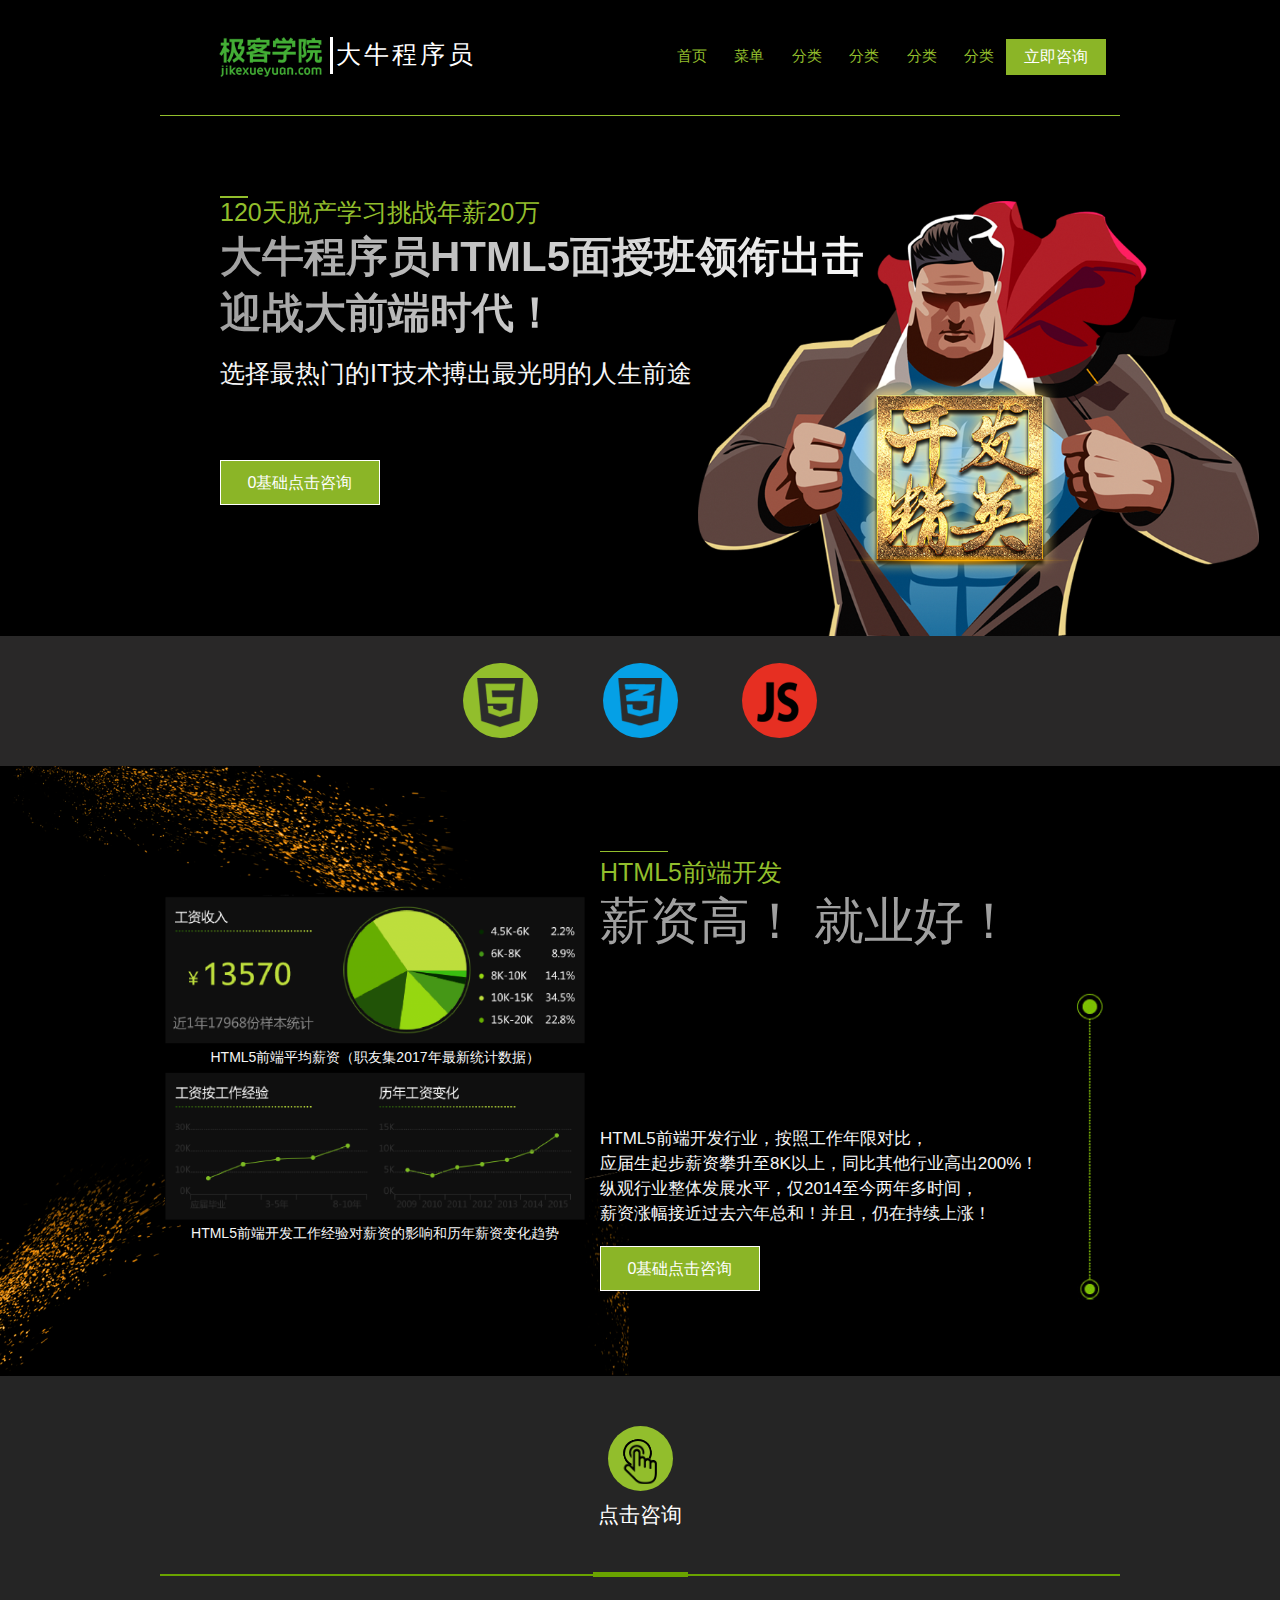
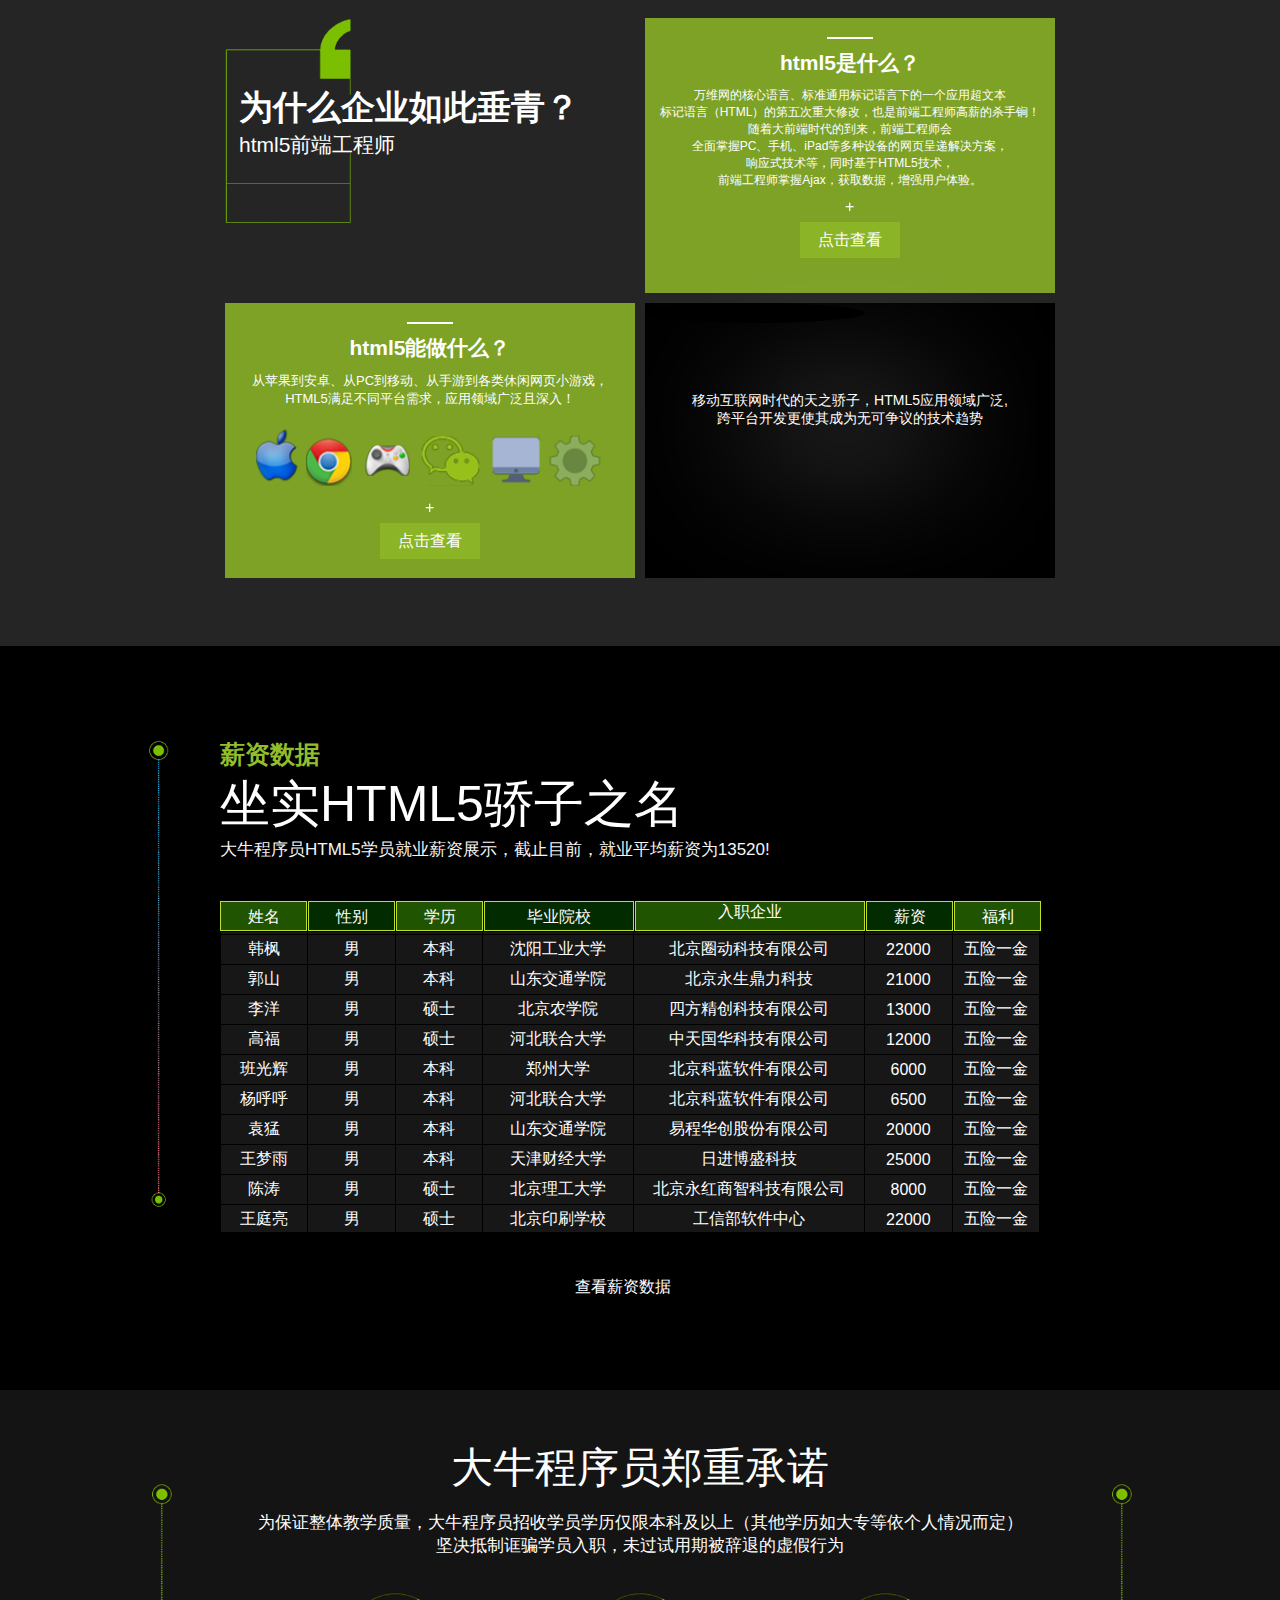
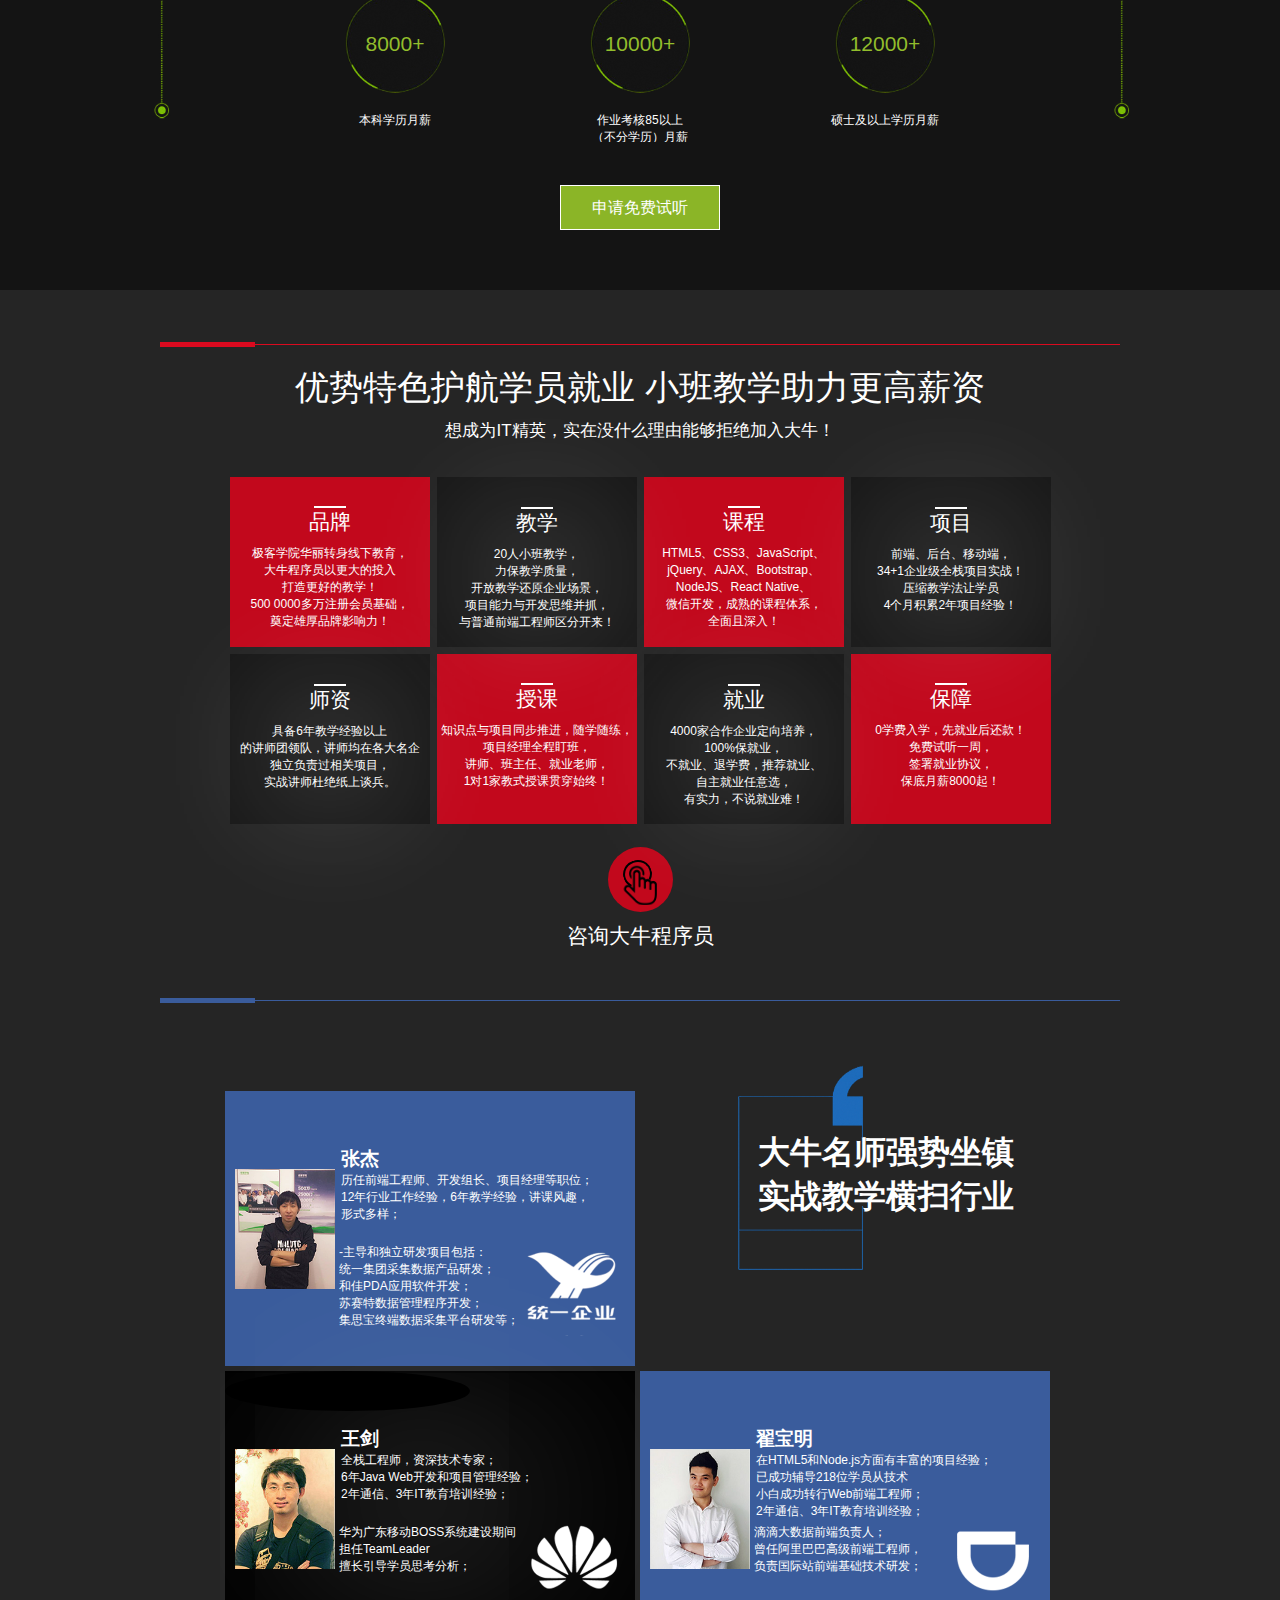
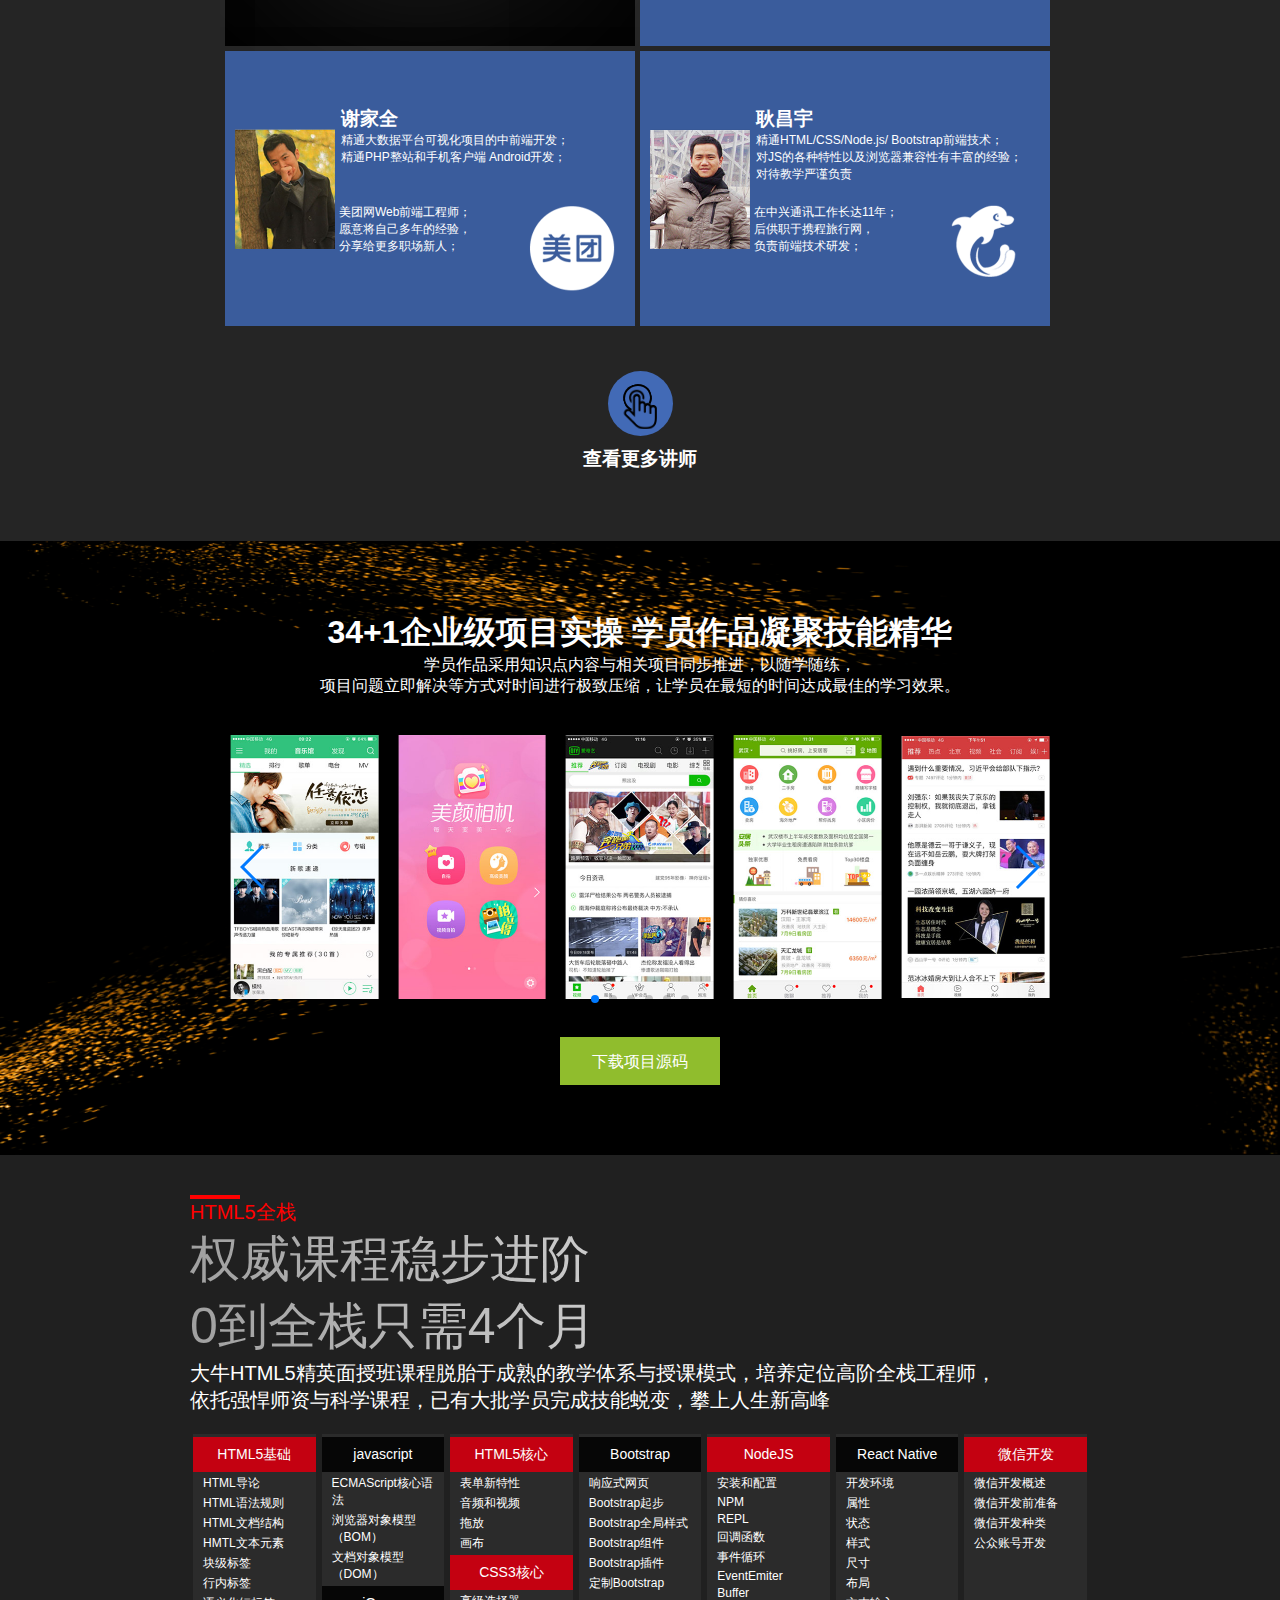
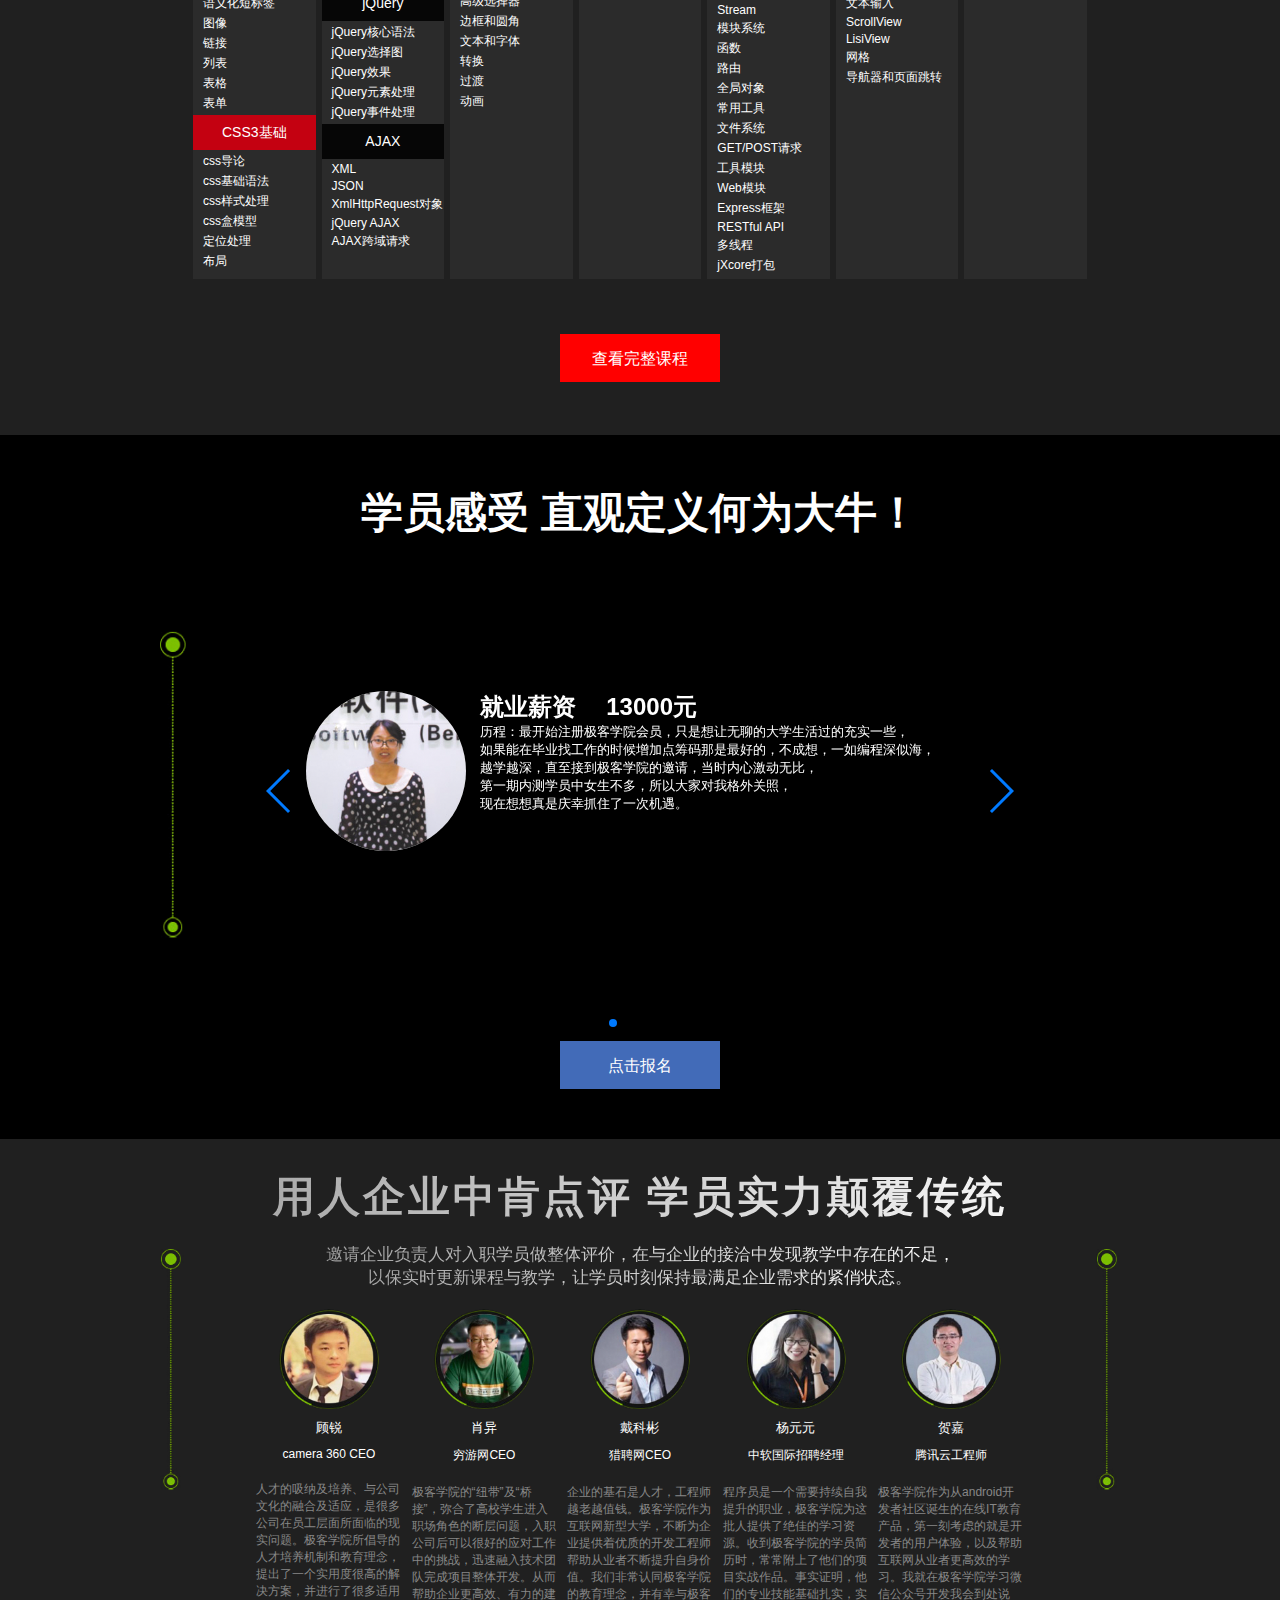
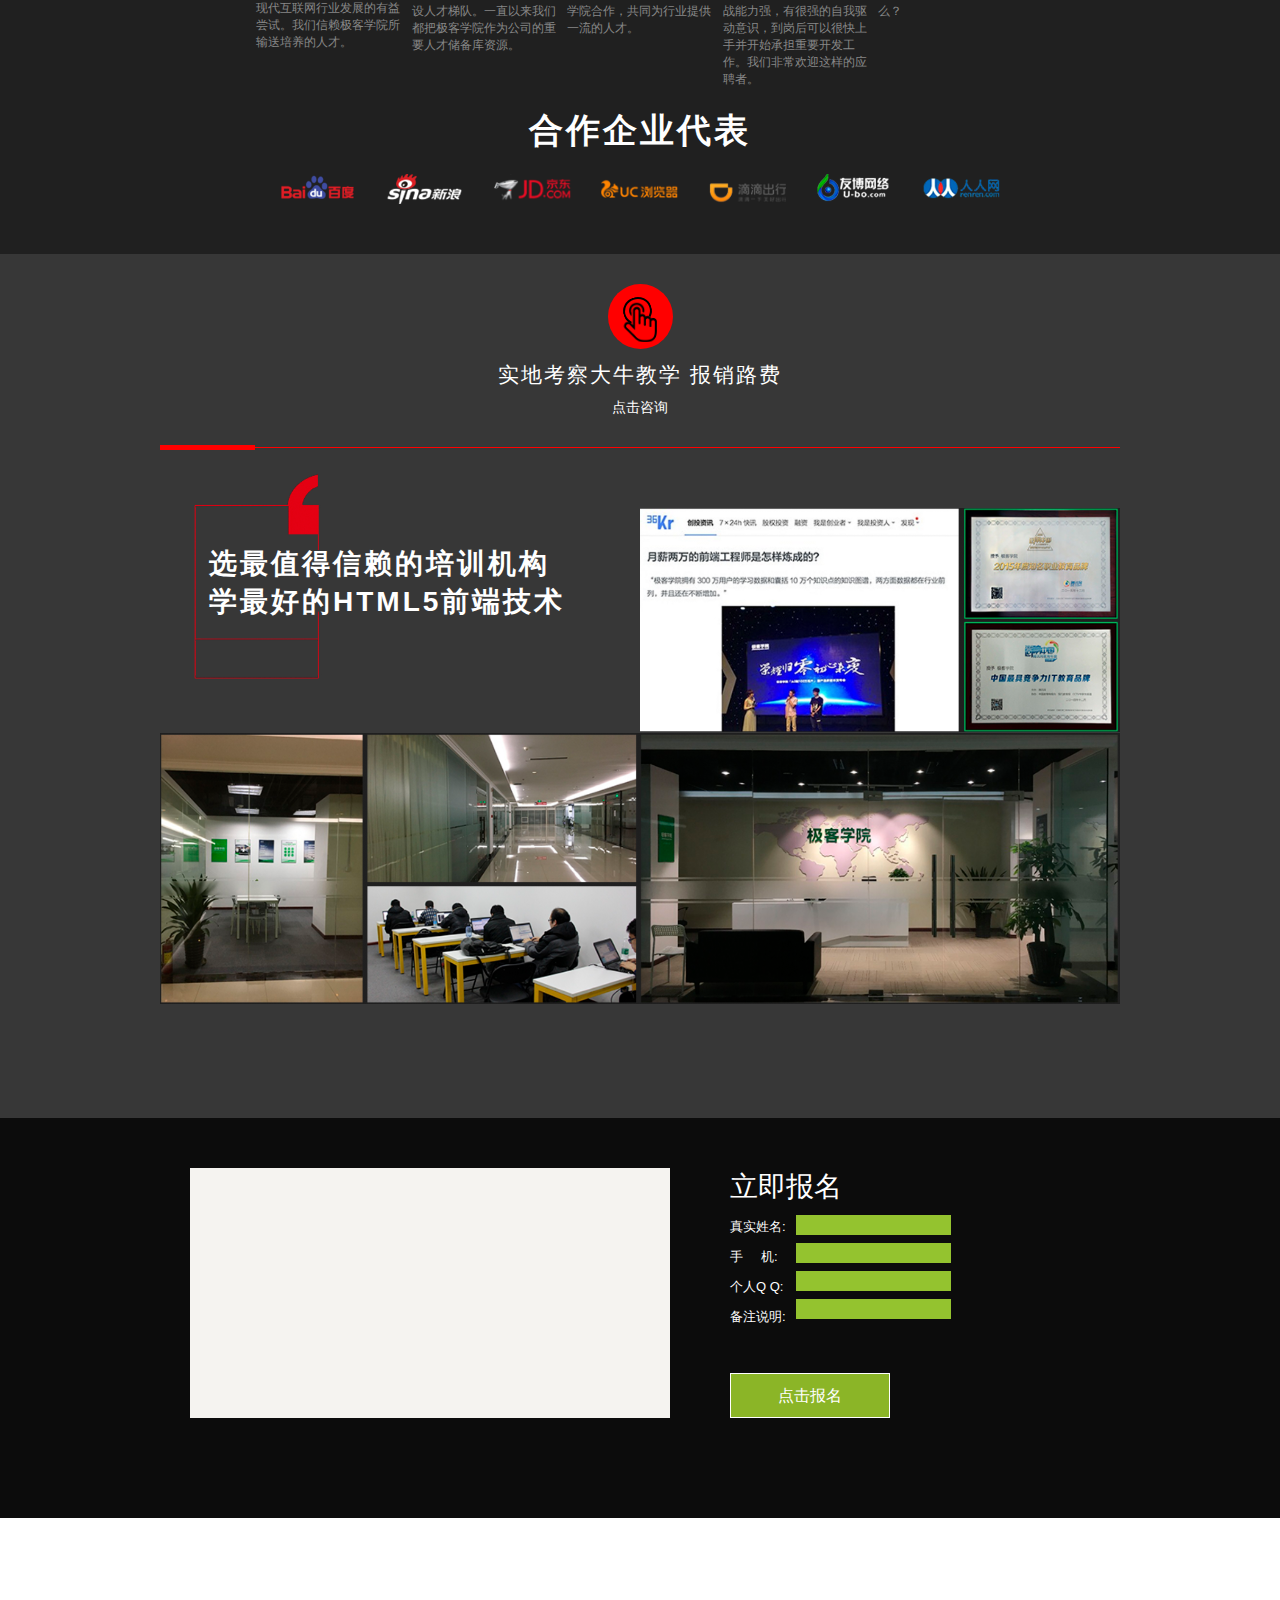
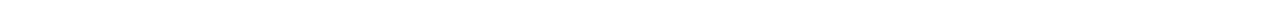
<file: 宣传页展示/mg_home.html>
<!DOCTYPE html>
<html lang="en">

<head>
    <meta charset="UTF-8">
    <title>魔鬼先锋大牛</title>
    <meta name="viewport" content="width=device-width, initial-scale=1, minimum-scale=1, maximum-scale=1">
    <link rel="stylesheet" type="text/css" href="static/css/common.css">
    <link rel="stylesheet" type="text/css" href="static/css/main.css">
    <!-- Link Swiper's CSS -->
    <link rel="stylesheet" href="./static/css/swiper.min.css">
</head>

<body>
    <!-- 头部 start -->
    <div id="mg-header">
        <div class="w-960 bottom">
            <div class="header-l f-l">
                <div class="header-logo">
                    <a href="#">
                        <img src="static/images/common/logo.png">
                    </a>
                </div>
                <div class="header-id">
                    <p class="font25">大牛程序员</p>
                </div>
            </div>
            <div class="header-r f-l">
                <ul>
                    <li><a href="#"> 首页</a></li>
                    <li><a href="#"> 菜单</a></li>
                    <li><a href="#"> 分类</a></li>
                    <li><a href="#"> 分类</a></li>
                    <li><a href="#"> 分类</a></li>
                    <li><a href="#"> 分类</a></li>
                </ul>
                <div class="ljzx">
                    <div class="buttons">
                        <a href="javascript:;" onclick="doyoo.util.openChat('g=10067194');return false;" class="btn-s btn-2">立即咨询</a>
                    </div>
                </div>
            </div>
        </div>
    </div>
    <!-- 中间内容 start -->
    <div id="mg-body">
        <!-- banner start-->
        <div id="mg-banner">
            <div class="w-960 ban">
                <div class="banner-font">
                    <p class="p1"><span>12</span>0天脱产学习挑战年薪20万</p>
                    <h2 class="gradient">大牛程序员HTML5面授班领衔出击</h2>
                    <h2 class="gradient">迎战大前端时代！</h2>
                    <p class="p2">选择最热门的IT技术搏出最光明的人生前途</p>
                    <div class="bttn">
                        <div class="buttons">
                            <a href="javascript:;" onclick="doyoo.util.openChat('g=10067194');return false;" class="btn btn-1">
                                <svg>
                                    <rect x="0" y="0" fill="none" width="100%" height="100%" />
                                </svg> 0基础点击咨询
                            </a>
                        </div>
                    </div>
                </div>
                <div class="superman">
                    <img src="static/images/banner/superman.png">
                </div>
            </div>
        </div>
        <!-- button start -->
        <div id="mg-button">
            <div class="w-960 bt ">
                <ul>
                    <li class="btn-li1"><a href="javascript:;" onclick="doyoo.util.openChat('g=10067194');return false;"><i class="btn-html"></i></a></li>
                    <li class="btn-li2"><a href="javascript:;" onclick="doyoo.util.openChat('g=10067194');return false;"><i class="btn-css"></i></a></li>
                    <li class="btn-li3"><a href="javascript:;" onclick="doyoo.util.openChat('g=10067194');return false;"><i class="btn-js"></i></a></li>
                </ul>
            </div>
        </div>
        <!-- salary start -->
        <div id="mg-salary">
            <div class="mg-salary-content w-960">
                <div class="content-left">
                    <div class="left-top">
                        <img src="static/images/salary/Salary-up.png">
                        <p>HTML5前端平均薪资（职友集2017年最新统计数据）</p>
                    </div>
                    <div class="left-bottom">
                        <img src="static/images/salary/Salary-down.png">
                        <p>HTML5前端开发工作经验对薪资的影响和历年薪资变化趋势</p>
                    </div>
                </div>
                <div class="content-right">
                    <div class="right-top">
                        <p><span>HTML</span>5前端开发</p>
                        <p>薪资高！ 就业好！</p>
                    </div>
                    <div class="right-bottom">
                        <div class="right-intro">
                            <p>HTML5前端开发行业，按照工作年限对比，</p>
                            <br>
                            <p>应届生起步薪资攀升至8K以上，同比其他行业高出200%！</p>
                            <br>
                            <p>纵观行业整体发展水平，仅2014至今两年多时间，</p>
                            <br>
                            <p>薪资涨幅接近过去六年总和！并且，仍在持续上涨！</p>
                        </div>
                        <div class="right-button">
                            <div class="buttons">
                                <a href="javascript:;" onclick="doyoo.util.openChat('g=10067194');return false;" class="btn btn-1">
                                    <svg>
                                        <rect x="0" y="0" fill="none" width="100%" height="100%" />
                                    </svg> 0基础点击咨询
                                </a>
                            </div>
                        </div>
                    </div>
                </div>
                <div class="content-slide"></div>
            </div>
        </div>
        <!-- advantage start -->
        <div id="mg-advantage">
            <div class="w-960">
                <div class="click-wrapper">
                    <div class="pic">
                        <div class="buttonss">
                            <a href="#" class="btnn btn-hand">
                                <img src="static/images/common/click.png">
                            </a>
                        </div>
                    </div>
                    <p>点击咨询</p>
                </div>
                <div class="line">
                    <div class="line-middle"></div>
                </div>
                <div class="content c-f">
                    <div class="item first">
                        <h3 class="font34">为什么企业如此垂青？</h3>
                        <p class="font21">html5前端工程师</p>
                    </div>
                    <div class="item">
                        <div class="title-line"></div>
                        <h3 class="font21">html5是什么？</h3>
                        <p class="font12">万维网的核心语言、标准通用标记语言下的一个应用超文本
                            <br>标记语言（HTML）的第五次重大修改，也是前端工程师高薪的杀手锏！
                            <br>随着大前端时代的到来，前端工程师会
                            <br>全面掌握PC、手机、iPad等多种设备的网页呈递解决方案，
                            <br>响应式技术等，同时基于HTML5技术，
                            <br>前端工程师掌握Ajax，获取数据，增强用户体验。
                        </p>
                        <div class="click-for-more">
                            <div class="buttons">
                                <a href="#" class="btn-s btn-2">点击查看</a>
                            </div>
                        </div>
                    </div>
                    <div class="item can-do-wt">
                        <div class="title-line"></div>
                        <h3 class="font21">html5能做什么？</h3>
                        <p class="font13">从苹果到安卓、从PC到移动、从手游到各类休闲网页小游戏，
                            <br>HTML5满足不同平台需求，应用领域广泛且深入！
                        </p>
                        <ul>
                            <li class="apple"></li>
                            <li class="chrome"></li>
                            <li class="handle"></li>
                            <li class="wechat"></li>
                            <li class="pc"></li>
                            <li class="set"></li>
                        </ul>
                        <div class="click-for-more">
                            <div class="buttons">
                                <a href="#" class="btn-s btn-2">点击查看</a>
                            </div>
                        </div>
                    </div>
                    <div class="item last">
                        <p class="font14">移动互联网时代的天之骄子，HTML5应用领域广泛,
                            <br>跨平台开发更使其成为无可争议的技术趋势</p>
                    </div>
                </div>
            </div>
        </div>
        <!-- achienement start -->
        <div id="mg-achievement">
            <div class="w-960">
                <div class="side-bar"></div>
                <div class="content">
                    <h3>薪资数据</h3>
                    <p class="font50 title">坐实HTML5骄子之名</p>
                    <p class="font17 instruction">大牛程序员HTML5学员就业薪资展示，截止目前，就业平均薪资为13520!</p>
                    <div class="table-head">
                        <div class="name">姓名</div>
                        <div class="sex">性别</div>
                        <div class="education">学历</div>
                        <div class="school">毕业院校</div>
                        <div class="company">入职企业</div>
                        <div class="salary">薪资</div>
                        <div class="welfare">福利</div>
                    </div>
                    <div class="salary-data" id="salary-data">
                        <table>
                            <tbody>
                                <tr>
                                    <td class="name">王庭亮</td>
                                    <td class="sex">男</td>
                                    <td class="education">硕士</td>
                                    <td class="school">北京印刷学校</td>
                                    <td class="company">工信部软件中心</td>
                                    <td class="salary">22000</td>
                                    <td class="welfare">五险一金</td>
                                </tr>
                                <tr>
                                    <td class="name">韩枫</td>
                                    <td class="sex">男</td>
                                    <td class="education">本科</td>
                                    <td class="school">沈阳工业大学</td>
                                    <td class="company">北京圈动科技有限公司</td>
                                    <td class="salary">22000</td>
                                    <td class="welfare">五险一金</td>
                                </tr>
                                <tr>
                                    <td class="name">郭山</td>
                                    <td class="sex">男</td>
                                    <td class="education">本科</td>
                                    <td class="school">山东交通学院</td>
                                    <td class="company">北京永生鼎力科技</td>
                                    <td class="salary">21000</td>
                                    <td class="welfare">五险一金</td>
                                </tr>
                                <tr>
                                    <td class="name">李洋</td>
                                    <td class="sex">男</td>
                                    <td class="education">硕士</td>
                                    <td class="school">北京农学院</td>
                                    <td class="company">四方精创科技有限公司</td>
                                    <td class="salary">13000</td>
                                    <td class="welfare">五险一金</td>
                                </tr>
                                <tr>
                                    <td class="name">高福</td>
                                    <td class="sex">男</td>
                                    <td class="education">硕士</td>
                                    <td class="school">河北联合大学</td>
                                    <td class="company">中天国华科技有限公司</td>
                                    <td class="salary">12000</td>
                                    <td class="welfare">五险一金</td>
                                </tr>
                                <tr>
                                    <td class="name">班光辉</td>
                                    <td class="sex">男</td>
                                    <td class="education">本科</td>
                                    <td class="school">郑州大学</td>
                                    <td class="company">北京科蓝软件有限公司</td>
                                    <td class="salary">6000</td>
                                    <td class="welfare">五险一金</td>
                                </tr>
                                <tr>
                                    <td class="name">杨呼呼</td>
                                    <td class="sex">男</td>
                                    <td class="education">本科</td>
                                    <td class="school">河北联合大学</td>
                                    <td class="company">北京科蓝软件有限公司</td>
                                    <td class="salary">6500</td>
                                    <td class="welfare">五险一金</td>
                                </tr>
                                <tr>
                                    <td class="name">袁猛</td>
                                    <td class="sex">男</td>
                                    <td class="education">本科</td>
                                    <td class="school">山东交通学院</td>
                                    <td class="company">易程华创股份有限公司</td>
                                    <td class="salary">20000</td>
                                    <td class="welfare">五险一金</td>
                                </tr>
                                <tr>
                                    <td class="name">王梦雨</td>
                                    <td class="sex">男</td>
                                    <td class="education">本科</td>
                                    <td class="school">天津财经大学</td>
                                    <td class="company">日进博盛科技</td>
                                    <td class="salary">25000</td>
                                    <td class="welfare">五险一金</td>
                                </tr>
                                <tr>
                                    <td class="name">陈涛</td>
                                    <td class="sex">男</td>
                                    <td class="education">硕士</td>
                                    <td class="school">北京理工大学</td>
                                    <td class="company">北京永红商智科技有限公司</td>
                                    <td class="salary">8000</td>
                                    <td class="welfare">五险一金</td>
                                </tr>
                            </tbody>
                        </table>
                    </div>
                    <div class="mor-data">
                        <div class="buttons">
                            <a href="#" class="btn btn-2">查看薪资数据</a>
                        </div>
                    </div>
                </div>
            </div>
        </div>
        <!-- promise start -->
        <div id="mg-promise">
            <div class="wrapper">
                <div class="both-sides"></div>
                <div class="both-sides"></div>
                <p class="font42 promise-title">大牛程序员郑重承诺</p>
                <p class="font17 promise-dimension">为保证整体教学质量，大牛程序员招收学员学历仅限本科及以上（其他学历如大专等依个人情况而定）
                    <br> 坚决抵制诓骗学员入职，未过试用期被辞退的虚假行为
                </p>
                <div class="promise-content">
                    <div class="promise1">
                        <a href="javascript:;" onclick="doyoo.util.openChat('g=10067194');return false;"><img src="static/images/common/mgxf-rotate-circle.png" alt="" style="width: 100px;"></a>
                        <p class="font21">8000+</p>
                        <p class="font12">本科学历月薪</p>
                    </div>
                    <div class="promise2 margin-l">
                        <a href="javascript:;" onclick="doyoo.util.openChat('g=10067194');return false;"><img src="static/images/common/mgxf-rotate-circle.png" alt="" style="width: 100px;"></a>
                        <p class="font21">10000+</p>
                        <p class="font12">作业考核85以上
                            <br>（不分学历）月薪
                        </p>
                    </div>
                    <div class="promise3 margin-l">
                        <a href="javascript:;" onclick="doyoo.util.openChat('g=10067194');return false;"><img src="static/images/common/mgxf-rotate-circle.png" alt="" style="width: 100px;"></a>
                        <p class="font21">12000+</p>
                        <p class="font12">硕士及以上学历月薪
                        </p>
                    </div>
                </div>
                <div onclick="doyoo.util.openChat('g=10067194');return false;" class="buttons font21 mart">
                    <a href="javascript:;" class="btn btn-1">
                        <svg>
                            <rect x="0" y="0" fill="none" width="100%" height="100%" />
                        </svg> 申请免费试听
                    </a>
                </div>
            </div>
        </div>
    </div>
    <!-- special start -->
    <div id="mg-special">
        <div class="wrapper">
            <div class="line">
                <div class="middle-line">
                </div>
            </div>
            <div class="special-title">
                <p class="font34 title-up">优势特色护航学员就业 小班教学助力更高薪资</p>
                <p class="font17 title-down">想成为IT精英，实在没什么理由能够拒绝加入大牛！</p>
            </div>
            <div class="special-content">
                <div class="promise-brand">
                    <div class="top-line"></div>
                    <p class="name font21">品牌</p>
                    <p class="intro font12">极客学院华丽转身线下教育，
                        <br>大牛程序员以更大的投入
                        <br>打造更好的教学！
                        <br>500 0000多万注册会员基础，
                        <br>奠定雄厚品牌影响力！
                    </p>
                </div>
                <div class="promise-education">
                    <div class="background-shadow"></div>
                    <div class="top-line"></div>
                    <p class="name font21">教学</p>
                    <p class="intro font12">20人小班教学，
                        <br>力保教学质量，
                        <br>开放教学还原企业场景，
                        <br>项目能力与开发思维并抓，
                        <br>与普通前端工程师区分开来！
                    </p>
                </div>
                <div class="promise-course">
                    <div class="top-line"></div>
                    <p class="name font21">课程</p>
                    <p class="intro font12">HTML5、CSS3、JavaScript、
                        <br>jQuery、AJAX、Bootstrap、
                        <br>NodeJS、React Native、
                        <br>微信开发，成熟的课程体系，
                        <br>全面且深入！
                    </p>
                </div>
                <div class="promise-item">
                    <div class="background-shadow"></div>
                    <div class="top-line"></div>
                    <p class="name font21">项目</p>
                    <p class="intro font12">前端、后台、移动端，
                        <br>34+1企业级全栈项目实战！
                        <br>压缩教学法让学员
                        <br>4个月积累2年项目经验！
                    </p>
                </div>
                <div class="promise-teachers">
                    <div class="background-shadow"></div>
                    <div class="top-line"></div>
                    <p class="name font21">师资</p>
                    <p class="intro font12">具备6年教学经验以上
                        <br>的讲师团领队，讲师均在各大名企
                        <br>独立负责过相关项目，
                        <br>实战讲师杜绝纸上谈兵。
                    </p>
                </div>
                <div class="promise-teaching">
                    <div class="top-line"></div>
                    <p class="name font21">授课</p>
                    <p class="intro font12">知识点与项目同步推进，随学随练，
                        <br>项目经理全程盯班，
                        <br>讲师、班主任、就业老师，
                        <br>1对1家教式授课贯穿始终！
                    </p>
                </div>
                <div class="promise-job">
                    <div class="background-shadow"></div>
                    <div class="top-line"></div>
                    <p class="name font21">就业</p>
                    <p class="intro font12">4000家合作企业定向培养，
                        <br>100%保就业，
                        <br>不就业、退学费，推荐就业、
                        <br>自主就业任意选，
                        <br>有实力，不说就业难！
                    </p>
                </div>
                <div class="promise-ensure">
                    <div class="top-line"></div>
                    <p class="name font21">保障</p>
                    <p class="intro font12">0学费入学，先就业后还款！
                        <br>免费试听一周，
                        <br>签署就业协议，
                        <br>保底月薪8000起！
                    </p>
                </div>
            </div>
            <div class="click">
                <div class="buttonss">
                    <a href="javascript:;" onclick="doyoo.util.openChat('g=10067194');return false;" class="btnn btn-hand">
                        <img src="static/images/common/click.png">
                    </a>
                </div>
            </div>
            <div class="bottom-title">
                <p class="font21">咨询大牛程序员</p>
            </div>
        </div>
    </div>
    <!-- teacher start -->
    <div id="mg-teacher">
        <div class="teacher-container w-960">
            <div class="teacher-bold-line"></div>
            <div class="teacher-content">
                <ul>
                    <li>
                        <div class="teacher-content-item">
                            <div class="teacher-pic pic0"></div>
                            <div class="introdu-title">
                                <h3>张杰</h3>
                                <p>历任前端工程师、开发组长、项目经理等职位；</p>
                                <p>12年行业工作经验，6年教学经验，讲课风趣，</p>
                                <p>形式多样；</p>
                            </div>
                            <div class="introdu-experience">
                                    <div class="introdu-content">
                                        <p>-主导和独立研发项目包括：</p>
                                        <p>统一集团采集数据产品研发；</p>
                                        <p>和佳PDA应用软件开发；</p>
                                        <p>苏赛特数据管理程序开发；</p>
                                        <p>集思宝终端数据采集平台研发等；</p>
                                    </div>
                                    <div class="introdu-logo logo0"></div>
                                    
                            </div>
                        </div>
                    </li>
                    <li>
                        <div class="teacher-content-title">
                            <div class="teacher-content-title-content">
                                <h1>大牛名师强势坐镇</h1>
                                <h1>实战教学横扫行业</h1>
                            </div>
                            <div class="teacher-content-dialog">
                                <img src="./static/images/common/dialog-blue.png" alt="图片被带到火星去了">
                            </div>
                        </div>
                    </li>
                    <li>
                        <div class="teacher-content-item teacher-blackbackground">
                            <div class="teacher-pic pic1"></div>
                            <div class="introdu-title">
                                <h3>王剑</h3>
                                <p>全栈工程师，资深技术专家；</p>
                                <p>6年Java Web开发和项目管理经验；</p>
                                <p>2年通信、3年IT教育培训经验；</p>
                            </div>
                            <div class="introdu-experience">
                                <div class="introdu-content">
                                    <p>华为广东移动BOSS系统建设期间</p>
                                    <p>担任TeamLeader </p>
                                    <p>擅长引导学员思考分析；</p>
                                </div>
                                <div class="introdu-logo logo1"></div>
                            </div>
                        </div>
                    </li>
                    <li>
                        <div class="teacher-content-item">
                            <div class="teacher-pic pic2"></div>
                            <div class="introdu-title">
                                <h3>翟宝明</h3>
                                <p>在HTML5和Node.js方面有丰富的项目经验；</p>
                                <p>已成功辅导218位学员从技术</p>
                                <p>小白成功转行Web前端工程师；</p>
                                <p>2年通信、3年IT教育培训经验；</p>
                            </div>
                            <div class="introdu-experience">
                                <div class="introdu-content">
                                    <p>滴滴大数据前端负责人；</p>
                                    <p>曾任阿里巴巴高级前端工程师，</p>
                                    <p>负责国际站前端基础技术研发；</p>
                                </div>
                                <div class="introdu-logo logo2"></div>
                            </div>
                        </div>
                    </li>
                    <li>
                        <div class="teacher-content-item">
                            <div class="teacher-pic pic3"></div>
                            <div class="introdu-title">
                                <h3>谢家全</h3>
                                <p>精通大数据平台可视化项目的中前端开发；</p>
                                <p>精通PHP整站和手机客户端 Android开发；</p>
                            </div>
                            <div class="introdu-experience">
                                <div class="introdu-content">
                                    <p>美团网Web前端工程师；</p>
                                    <p>愿意将自己多年的经验，</p>
                                    <p>分享给更多职场新人；</p>
                                </div>
                                <div class="introdu-logo logo3"></div>
                            </div>
                        </div>
                    </li>
                    <li>
                        <div class="teacher-content-item">
                            <div class="teacher-pic pic4"></div>
                            <div class="introdu-title">
                                <h3>耿昌宇 </h3>
                                <p>精通HTML/CSS/Node.js/ Bootstrap前端技术；</p>
                                <p>对JS的各种特性以及浏览器兼容性有丰富的经验；</p>
                                <p>对待教学严谨负责</p>
                            </div>
                            <div class="introdu-experience">
                                <div class="introdu-content">
                                    <p>在中兴通讯工作长达11年；</p>
                                    <p>后供职于携程旅行网，</p>
                                    <p>负责前端技术研发；</p>
                                </div>
                                <div class="introdu-logo logo4"></div>
                            </div>
                        </div>
                    </li>
                </ul>
                </div>
                <div class="teacher-footer">
                    <div class="teacher-footer-content">
                        <div class="teacher-btn">
                            <div onclick="doyoo.util.openChat('g=10067194');return false;" class="buttonss">
                                <a href="javascript:;" class="btnn btn-hand">
                                    <img src="static/images/common/click.png">
                                </a>
                            </div>
                        </div>
                        <h3>查看更多讲师</h3>
                    </div>
                </div>
            </div>
        </div>
        <!-- program start -->
        <div id="mg-program">
            <div class="mg-program-container">
                <div class="program-wrapper">
                    <h1>34+1企业级项目实操 学员作品凝聚技能精华</h1>
                    <p>学员作品采用知识点内容与相关项目同步推进，以随学随练，</p>
                    <p>项目问题立即解决等方式对时间进行极致压缩，让学员在最短的时间达成最佳的学习效果。</p>
                    <div class="program-swapper">
                        <!-- Swiper -->
                        <div class="swiper-container">
                            <div class="swiper-wrapper">
                                <div class="swiper-slide">
                                    <div class="swiper-slide-content">
                                        <img src="./static/images/program/program-swapper1.jpg" alt="">
                                    </div>
                                </div>
                                <div class="swiper-slide">
                                    <div class="swiper-slide-content">
                                        <img src="./static/images/program/program-swapper2.jpg" alt="">
                                    </div>
                                </div>
                                <div class="swiper-slide">
                                    <div class="swiper-slide-content">
                                        <img src="./static/images/program/program-swapper3.jpg" alt="">
                                    </div>
                                </div>
                                <div class="swiper-slide">
                                    <div class="swiper-slide-content">
                                        <img src="./static/images/program/program-swapper4.jpg" alt="">
                                    </div>
                                </div>
                                <div class="swiper-slide">
                                    <div class="swiper-slide-content">
                                        <img src="./static/images/program/program-swapper5.jpg" alt="">
                                    </div>
                                </div>
                                <div class="swiper-slide">
                                    <div class="swiper-slide-content">
                                        <img src="./static/images/program/program-swapper6.jpg" alt="">
                                    </div>
                                </div>
                            </div>
                            <!-- Add Pagination -->
                            <div class="swiper-pagination"></div>
                            <!-- Add Arrows -->
                            <div class="swiper-button-next"></div>
                            <div class="swiper-button-prev"></div>
                        </div>
                    </div>
                    <div class="program-download-btn">
                        <div class="buttons">
                            <a href="javascript:;" onclick="doyoo.util.openChat('g=10067194');return false;" class="btn btn-2">下载项目源码</a>
                        </div>
                    </div>
                </div>
            </div>
        </div>
        <!-- program start -->
        <!-- course start -->
        <div id="mg-course">
            <div class="mg-course ">
                <span class="mg-line"></span>
                <p class="mg-word-1 ">HTML5全栈</p>
                <p class="gradient mg-word-2 ">权威课程稳步进阶</p>
                <p class="gradient mg-word-2 ">0到全栈只需4个月</p>
                <p class="mg-word-3 ">大牛HTML5精英面授班课程脱胎于成熟的教学体系与授课模式，培养定位高阶全栈工程师，</p>
                <p class="mg-word-3 ">依托强悍师资与科学课程，已有大批学员完成技能蜕变，攀上人生新高峰</p>
                <div class="mg-list">
                    <div class="mg-list-1 mg-list-div">
                        <ul>
                            <li class="mg-list-first cred">HTML5基础</li>
                            <li>HTML导论</li>
                            <li>HTML语法规则</li>
                            <li>HTML文档结构</li>
                            <li>HMTL文本元素</li>
                            <li>块级标签</li>
                            <li>行内标签</li>
                            <li>语义化短标签</li>
                            <li>图像</li>
                            <li>链接</li>
                            <li>列表</li>
                            <li>表格</li>
                            <li>表单</li>
                        </ul>
                        <ul>
                            <li class="mg-list-first cred">CSS3基础</li>
                            <li>css导论</li>
                            <li>css基础语法</li>
                            <li>css样式处理</li>
                            <li>css盒模型</li>
                            <li>定位处理</li>
                            <li>布局</li>
                        </ul>
                    </div>
                    <div class="mg-list-2 mg-list-div">
                        <ul>
                            <li class="mg-list-first cblack">javascript</li>
                            <li>ECMAScript核心语法</li>
                            <li>浏览器对象模型（BOM）</li>
                            <li>文档对象模型（DOM）</li>
                        </ul>
                        <ul>
                            <li class="mg-list-first cblack">jQuery</li>
                            <li>jQuery核心语法</li>
                            <li>jQuery选择图</li>
                            <li>jQuery效果</li>
                            <li>jQuery元素处理</li>
                            <li>jQuery事件处理</li>
                        </ul>
                        <ul>
                            <li class="mg-list-first cblack">AJAX</li>
                            <li>XML</li>
                            <li>JSON</li>
                            <li>XmlHttpRequest对象</li>
                            <li>jQuery AJAX</li>
                            <li>AJAX跨域请求</li>
                        </ul>
                    </div>
                    <div class="mg-list-3 cred">
                        <ul>
                            <li class="mg-list-first cred">HTML5核心</li>
                            <li>表单新特性</li>
                            <li>音频和视频</li>
                            <li>拖放</li>
                            <li>画布</li>
                        </ul>
                        <ul>
                            <li class="mg-list-first cred">CSS3核心</li>
                            <li>高级选择器</li>
                            <li>边框和圆角</li>
                            <li>文本和字体</li>
                            <li>转换</li>
                            <li>过渡</li>
                            <li>动画</li>
                        </ul>
                    </div>
                    <div class="mg-list-4 ">
                        <ul>
                            <li class="mg-list-first cblack">Bootstrap</li>
                            <li>响应式网页</li>
                            <li>Bootstrap起步</li>
                            <li>Bootstrap全局样式</li>
                            <li>Bootstrap组件</li>
                            <li>Bootstrap插件</li>
                            <li>定制Bootstrap</li>
                        </ul>
                    </div>
                    <div class="mg-list-5 ">
                        <ul>
                            <li class="mg-list-first cred">NodeJS</li>
                            <li>安装和配置</li>
                            <li>NPM</li>
                            <li>REPL</li>
                            <li>回调函数</li>
                            <li>事件循环</li>
                            <li>EventEmiter</li>
                            <li>Buffer</li>
                            <li>Stream</li>
                            <li>模块系统</li>
                            <li>函数</li>
                            <li>路由</li>
                            <li>全局对象</li>
                            <li>常用工具</li>
                            <li>文件系统</li>
                            <li>GET/POST请求</li>
                            <li>工具模块</li>
                            <li>Web模块</li>
                            <li>Express框架</li>
                            <li>RESTful API</li>
                            <li>多线程</li>
                            <li>jXcore打包</li>
                        </ul>
                    </div>
                    <div class="mg-list-6">
                        <ul>
                            <li class="mg-list-first cblack">React Native</li>
                            <li>开发环境</li>
                            <li>属性</li>
                            <li>状态</li>
                            <li>样式</li>
                            <li>尺寸</li>
                            <li>布局</li>
                            <li>文本输入</li>
                            <li>ScrollView</li>
                            <li>LisiView</li>
                            <li>网格</li>
                            <li>导航器和页面跳转</li>
                        </ul>
                    </div>
                    <div class="mg-list-7">
                        <ul>
                            <li class="mg-list-first cred">微信开发</li>
                            <li>微信开发概述</li>
                            <li>微信开发前准备</li>
                            <li>微信开发种类</li>
                            <li>公众账号开发</li>
                        </ul>
                    </div>
                </div>
                <div class="mg-click">
                    <div class="buttons">
                        <a href="#" class="btn btn-2">查看完整课程</a>
                    </div>
                </div>
            </div>
        </div>
        <!-- feeling start -->
        <div id="mg-feeling">
            <div class="feeling-container w-960">
                <div class="container">
                    <div class="feeling-decoration">
                    </div>
                    <div class="feeling-title">
                        <h2 class="font42">学员感受 直观定义何为大牛！</h2>
                    </div>
                    <div class="wrapper">
                        <!-- Swiper -->
                        <div class="swiper-container">
                            <div class="swiper-wrapper">
                                <div class="swiper-slide">
                                    <div class="mg-inner">
                                        <div class="mg-student">
                                            <div class="swiper-slide-pic">
                                                <img src="./static/images/feeling/student1.png" alt="">
                                            </div>
                                        </div>
                                        <div class="mg-student-introduce">
                                            <div class="swiper-slide-introdu">
                                                <h2>就业薪资&#8195; 13000元</h2>
                                                <p>历程：最开始注册极客学院会员，只是想让无聊的大学生活过的充实一些，</p>
                                                <p>如果能在毕业找工作的时候增加点筹码那是最好的，不成想，一如编程深似海，</p>
                                                <p>越学越深，直至接到极客学院的邀请，当时内心激动无比，</p>
                                                <p>第一期内测学员中女生不多，所以大家对我格外关照，</p>
                                                <p>现在想想真是庆幸抓住了一次机遇。</p>
                                            </div>
                                        </div>
                                    </div>
                                </div>
                                <div class="swiper-slide">
                                    <div class="mg-inner">
                                        <div class="mg-student">
                                            <div class="swiper-slide-pic">
                                                <img src="./static/images/feeling/student1.png" alt="">
                                            </div>
                                        </div>
                                        <div class="mg-student-introduce">
                                            <div class="swiper-slide-introdu">
                                                <h2>就业薪资&#8195; 13000元</h2>
                                                <p>历程：最开始注册极客学院会员，只是想让无聊的大学生活过的充实一些，</p>
                                                <p>如果能在毕业找工作的时候增加点筹码那是最好的，不成想，一如编程深似海，</p>
                                                <p>越学越深，直至接到极客学院的邀请，当时内心激动无比，</p>
                                                <p>第一期内测学员中女生不多，所以大家对我格外关照，</p>
                                                <p>现在想想真是庆幸抓住了一次机遇。</p>
                                            </div>
                                        </div>
                                    </div>
                                </div>
                                <div class="swiper-slide">
                                    <div class="mg-inner">
                                        <div class="mg-student">
                                            <div class="swiper-slide-pic">
                                                <img src="./static/images/feeling/student1.png" alt="">
                                            </div>
                                        </div>
                                        <div class="mg-student-introduce">
                                            <div class="swiper-slide-introdu">
                                                <h2>就业薪资&#8195; 13000元</h2>
                                                <p>历程：最开始注册极客学院会员，只是想让无聊的大学生活过的充实一些，</p>
                                                <p>如果能在毕业找工作的时候增加点筹码那是最好的，不成想，一如编程深似海，</p>
                                                <p>越学越深，直至接到极客学院的邀请，当时内心激动无比，</p>
                                                <p>第一期内测学员中女生不多，所以大家对我格外关照，</p>
                                                <p>现在想想真是庆幸抓住了一次机遇。</p>
                                            </div>
                                        </div>
                                    </div>
                                </div>
                                <div class="swiper-slide">
                                    <div class="mg-inner">
                                        <div class="mg-student">
                                            <div class="swiper-slide-pic">
                                                <img src="./static/images/feeling/student1.png" alt="">
                                            </div>
                                        </div>
                                        <div class="mg-student-introduce">
                                            <div class="swiper-slide-introdu">
                                                <h2>就业薪资&#8195; 13000元</h2>
                                                <p>历程：最开始注册极客学院会员，只是想让无聊的大学生活过的充实一些，</p>
                                                <p>如果能在毕业找工作的时候增加点筹码那是最好的，不成想，一如编程深似海，</p>
                                                <p>越学越深，直至接到极客学院的邀请，当时内心激动无比，</p>
                                                <p>第一期内测学员中女生不多，所以大家对我格外关照，</p>
                                                <p>现在想想真是庆幸抓住了一次机遇。</p>
                                            </div>
                                        </div>
                                    </div>
                                </div>
                            </div>
                            <!-- Add Pagination -->
                            <div class="swiper-pagination"></div>
                            <!-- Add Arrows -->
                            <div class="swiper-button-next"></div>
                            <div class="swiper-button-prev"></div>
                        </div>
                    </div>
                    <div class="feeling-footer">
                        <div class="feeling-button">
                            <div class="buttons">
                                <a href="#" class="btn btn-2">点击报名</a>
                            </div>
                        </div>
                    </div>
                </div>
            </div>
        </div>
        <!-- company start -->
        <div id="mg-company">
            <div class="wrapper">
                <h2 class="gradient font42">用人企业中肯点评 学员实力颠覆传统</h2>
                <p class="gradient font17">邀请企业负责人对入职学员做整体评价，在与企业的接洽中发现教学中存在的不足， 以保实时更新课程与教学，让学员时刻保持最满足企业需求的紧俏状态。
                </p>
                <ul class="mg-teachers">
                    <li>
                        <div class="circle"></div>
                        <div class="pic1">
                        </div>
                        <div class="introduce">
                            <div class="name font13">顾锐</div>
                            <div class="com font12">camera 360 CEO</div>
                            <div class="desc font12">人才的吸纳及培养、与公司文化的融合及适应，是很多公司在员工层面所面临的现实问题。极客学院所倡导的人才培养机制和教育理念，提出了一个实用度很高的解决方案，并进行了很多适用现代互联网行业发展的有益尝试。我们信赖极客学院所输送培养的人才。
                            </div>
                        </div>
                    </li>
                    <li>
                        <div class="circle">
                        </div>
                        <div class="pic2">
                        </div>
                        <div class="introduce">
                            <div class="name font13">肖异</div>
                            <div class="com font12">穷游网CEO</div>
                            <div class="desc font12">极客学院的“纽带”及“桥接”，弥合了高校学生进入职场角色的断层问题，入职公司后可以很好的应对工作中的挑战，迅速融入技术团队完成项目整体开发。从而帮助企业更高效、有力的建设人才梯队。一直以来我们都把极客学院作为公司的重要人才储备库资源。
                            </div>
                        </div>
                    </li>
                    <li>
                        <div class="circle">
                        </div>
                        <div class="pic3">
                        </div>
                        <div class="introduce">
                            <div class="name font13">戴科彬</div>
                            <div class="com font12">猎聘网CEO</div>
                            <div class="desc font12">企业的基石是人才，工程师越老越值钱。极客学院作为互联网新型大学，不断为企业提供着优质的开发工程师帮助从业者不断提升自身价值。我们非常认同极客学院的教育理念，并有幸与极客学院合作，共同为行业提供一流的人才。
                            </div>
                        </div>
                    </li>
                    <li>
                        <div class="circle">
                        </div>
                        <div class="pic4">
                        </div>
                        <div class="introduce">
                            <div class="name font13">杨元元</div>
                            <div class="com font12">中软国际招聘经理</div>
                            <div class="desc font12">程序员是一个需要持续自我提升的职业，极客学院为这批人提供了绝佳的学习资源。收到极客学院的学员简历时，常常附上了他们的项目实战作品。事实证明，他们的专业技能基础扎实，实战能力强，有很强的自我驱动意识，到岗后可以很快上手并开始承担重要开发工作。我们非常欢迎这样的应聘者。
                            </div>
                        </div>
                    </li>
                    <li>
                        <div class="circle">
                        </div>
                        <div class="pic5">
                        </div>
                        <div class="introduce">
                            <div class="name font13">贺嘉</div>
                            <div class="com font12">腾讯云工程师</div>
                            <div class="desc font12">极客学院作为从android开发者社区诞生的在线IT教育产品，第一刻考虑的就是开发者的用户体验，以及帮助互联网从业者更高效的学习。我就在极客学院学习微信公众号开发我会到处说么？
                            </div>
                        </div>
                    </li>
                </ul>
                <h2 class="font34">合作企业代表</h2>
                <ul class="mg-cocom">
                    <li class="cocom1"></li>
                    <li class="cocom2"></li>
                    <li class="cocom3"></li>
                    <li class="cocom4"></li>
                    <li class="cocom5"></li>
                    <li class="cocom6"></li>
                    <li class="cocom7"></li>
                </ul>
                <div class="line1"></div>
                <div class="line2"></div>
            </div>
        </div>
        <!-- classroom start -->
        <div id="mg-classroom">
            <div class="wrapper">
                <div onclick="doyoo.util.openChat('g=10067194');return false;" class="mg-cirle-press">
                    <div class="buttonss">
                        <a href="javascript:;" class="btnn btn-hand">
                            <img src="static/images/common/click.png">
                        </a>
                    </div>
                </div>
                <h2 class="font21">实地考察大牛教学 报销路费</h2>
                <p class="font14">点击咨询</p>
                <div class="hr">
                    <div class="box"></div>
                </div>
                <div class="mg-picbox">
                    <img class="dialogred" src="static/images/common/dialog-red.png" alt="">
                    <p class="font28">选最值得信赖的培训机构
                        <br>学最好的HTML5前端技术</p>
                    <img class="pictop" src="static/images/classroom/classroom-top.png" alt="">
                    <img class="picbottom" src="static/images/classroom/classroom-bottom.png" alt="">
                </div>
            </div>
        </div>
        <!-- apply start -->
    <div id="mg-apply">

         <div class="mg-apply w-960">
            <div class="mg-apply-left c-con" id="mapContainer"></div>
                
                <!-- <div id="tip">
                     <input type="button" value="开始定位" onClick="javascript:toolBar.doLocation()"/>
                 </div> -->
            <div class="mg-apply-right">
                <div class="mg-apply-login">
                    <div class="mg-top"><span class="font28 immed-1">立即报名</span></div><div class="mg-article">
                        <div class="mg-left">
                            <ul>
                                <li class="font13">真实姓名:</li>
                                <li class="font13">手&nbsp;&nbsp;&nbsp;&nbsp;&nbsp;机:</li>
                                <li class="font13">个人Q&nbsp;Q:</li>
                                <li class="font13">备注说明:</li>
                            </ul>
                        </div>
                        <div class="mr-right">
                            <form>

                                <ul>
                                    <li><input type="text" name="username"></li>
                                    <li><input type="text" name="tel"></li>
                                    <li><input type="text" name="qq"></li>
                                    <li><input type="text" name="text"></li>
                                </ul>

                            </form>
                        </div>
                    </div>
                </div>
                <div class="font21 immed-2">
                    <div class="buttons" id="ajaxSub">
                        <a class="btn btn-1">
                            <svg>
                                <rect x="0" y="0" fill="none" width="100%" height="100%" />
                            </svg> 点击报名
                        </a>

                    </div>
                </div>
            </div>
        </div>

    </div>


        <!-- 底部 start -->
        <div cla="mg-footer">
        </div>
        <!--achievement JS-->
        <script src="src/main.js"></script>
        <!--program swiper JS-->
        <script src="./src/swiper.min.js"></script>
        <script>
        var appendNumber = 4;
        var prependNumber = 1;
        var swiper = new Swiper('#mg-program .swiper-container', {
            pagination: '.swiper-pagination',
            nextButton: '.swiper-button-next',
            prevButton: '.swiper-button-prev',
            slidesPerView: 5,
            centeredSlides: true,
            paginationClickable: true,
            spaceBetween: 20,
            autoplay: 5000,
            loop: true
        });
        document.querySelector('.prepend-2-slides').addEventListener('click', function(e) {
            e.preventDefault();
            swiper.prependSlide([
                '<div class="swiper-slide">Slide ' + (--prependNumber) + '</div>',
                '<div class="swiper-slide">Slide ' + (--prependNumber) + '</div>'
            ]);
        });
        document.querySelector('.prepend-slide').addEventListener('click', function(e) {
            e.preventDefault();
            swiper.prependSlide('<div class="swiper-slide">Slide ' + (--prependNumber) + '</div>');
        });
        document.querySelector('.append-slide').addEventListener('click', function(e) {
            e.preventDefault();
            swiper.appendSlide('<div class="swiper-slide">Slide ' + (++appendNumber) + '</div>');
        });
        document.querySelector('.append-2-slides').addEventListener('click', function(e) {
            e.preventDefault();
            swiper.appendSlide([
                '<div class="swiper-slide">Slide ' + (++appendNumber) + '</div>',
                '<div class="swiper-slide">Slide ' + (++appendNumber) + '</div>'
            ]);
        });
        </script>
        <!--feeling swiper JS-->
        <script>
        var swiper = new Swiper('#mg-feeling .swiper-container', {
            pagination: '.swiper-pagination',
            paginationClickable: true,
            nextButton: '.swiper-button-next',
            prevButton: '.swiper-button-prev',
            spaceBetween: 30,
            loop: true,
            autoplay: 1000
        });
        </script>
        <!--swiper JS-->



        <!-- 地图那块 -->

    <!-- 引入百度地图js -->
    <script type="text/javascript" src="http://api.map.baidu.com/api?key=&v=1.1&services=true"></script>
    <!-- 第二次引入百度地图js -->
    <script type="text/javascript" src="src/map.js"></script>
    
    //自定义定位标记
    var toolBar;
    var customMarker = new AMap.Marker({
        offset: new AMap.Pixel(-14, -34),//相对于基点的位置
        icon: new AMap.Icon({  //复杂图标
            size: new AMap.Size(27, 36),//图标大小
            image: "http://webapi.amap.com/images/custom_a_j.png", //大图地址
            imageOffset: new AMap.Pixel(-28, 0)//相对于大图的取图位置
        })
    });
    //初始化地图对象，加载地图
    var map = new AMap.Map('mapContainer', {
        resizeEnable: true  
    });
    //地图中添加地图操作ToolBar插件
    map.plugin(["AMap.ToolBar"], function() {
        toolBar = new AMap.ToolBar({locationMarker: customMarker}); //设置地位标记为自定义标记
        map.addControl(toolBar);
    });
</script>
 -->

      
       

</body>

</html>
</file>
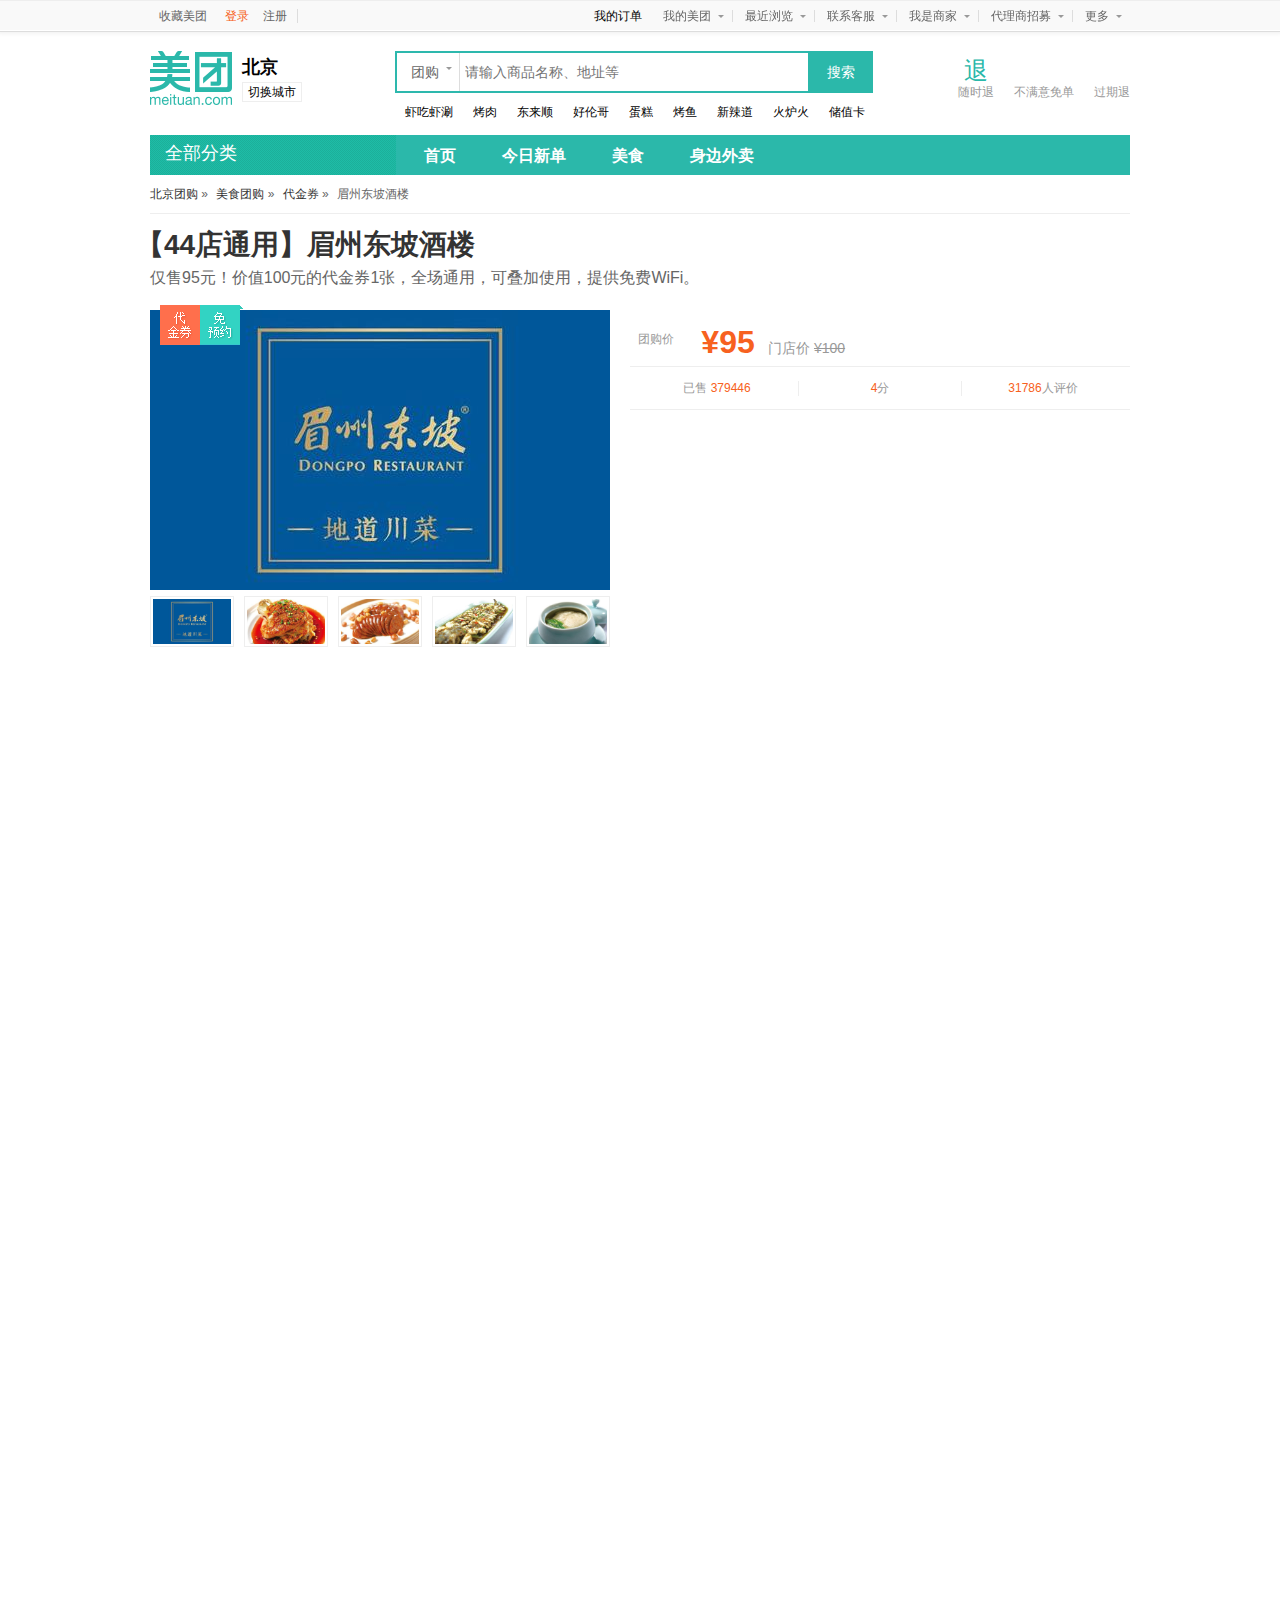
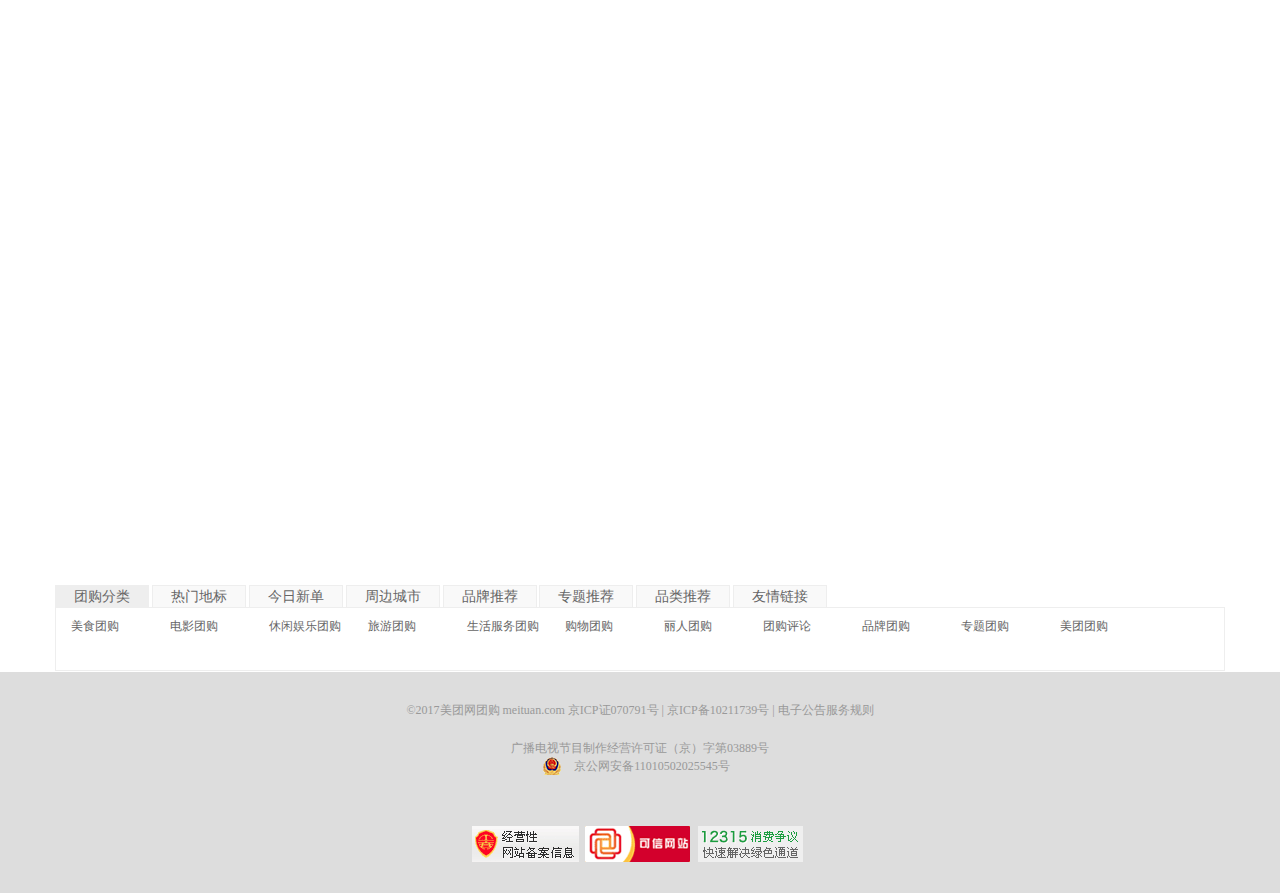
<file: 百度外卖/mt-detail.html>
<!DOCTYPE html>
<html lang="en">

<head>
    <meta charset="UTF-8">
    <meta name="keywords" content=""/>
    <meta name="description" content=""/>
    <title>美团团购详情页</title>
    <link rel="shortcut icon" href="static/images/logo.ico"/>
    <link rel="stylesheet" type="text/css" href="static/css/conmon.css">
    <link rel="stylesheet" type="text/css" href="static/css/main.css">
    <link rel="stylesheet" type="text/css" href="./static/font/iconfont.css">
    <link rel="stylesheet" href="static/css/detail.css">

</head>

<body>
     <!-- 头部 -->
    <header>
        <!-- 导航栏 -->
        <div class="h-nav">
            <nav>
                <ul class="nav-left fl">
                    <li class="left-li1"><a href="#"><i class="F-glob F-glob-star-border Color F-glob-star"></i>收藏美团</a>
                    </li>
                    <li class="left-li2"><a href="#" class="li-1a">登录</a>
                        <a href="#" class="li-2a">注册</a>
                    </li>
                </ul>
                
                <ul class="nav-right fr">
                    <li class="right-li1"><a href="#">我的订单</a></li>
                    <li class="dropdown">
                        <a href="#" class="dropdown-toggle">
                            <span>我的美团</span>
                            <i class="tri tri-dropdown hu"></i>
                            <i class="vertical-bar"></i>
                                    
                        </a>
                    </li>
                    <li class="dropdown">
                        <a href="#" class="dropdown-toggle">
                            <span>最近浏览</span>
                            <i class="tri tri-dropdown hu"></i>
                            <i class="vertical-bar"></i>
                        </a>
                    </li>
                    <li class="dropdown">
                        <a href="#" class="dropdown-toggle">
                            <span>联系客服</span>
                            <i class="tri tri-dropdown hu"></i>
                            <i class="vertical-bar"></i>
                        </a>
                    </li>
                    <li class="dropdown">
                        <a href="#" class="dropdown-toggle">
                            <span>我是商家</span>
                            <i class="tri tri-dropdown hu"></i>
                            <i class="vertical-bar"></i>
                        </a>
                    </li>
                    <li class="dropdown">
                        <a href="#" class="dropdown-toggle">
                            <span>代理商招募</span>
                            <i class="tri tri-dropdown hu"></i>
                            <i class="vertical-bar"></i>
                        </a>
                    </li>
                    <li class="dropdown">
                        <a href="#" class="dropdown-toggle">
                            <span>更多</span>
                            <i class="tri tri-dropdown "></i>  
                        </a>
                    </li>
                </ul>
            </nav>
        </div>
        
        <!-- 搜索、logo --> 
        <div class="h-ban">
            <!-- logo -->
            <a href="#" class="logo-box"></a>
            <div class="city-info">
                <h2><a class="city-info__name" href="http://bj.meituan.com" gaevent="header/cityname">北京</a></h2>
                <a class="city-info__toggle" href="http://www.meituan.com/index/changecity/initiative" gaevent="header/changecity">切换城市</a>
            </div>
            <!-- 搜索 -->
            <div class="search">
                <form>
                    <div class="search-sec">
                        <ul class="search-box">
                            <li>团购</li>
                            <i class="tri tri-dropdown hu"></i>
                            <li>商家</li>
                        </ul>
                    </div>
                    <input type="text" name="" placeholder="请输入商品名称、地址等" id="search-text" class="search-text">
                    <input type="button" name="" value="搜索" id="search-btn" class="search-btn">
                </form>
                <div class="search-list">
                    <div class="s-hot" id="J-deal-hot-query"><a class="hot-link  hot-link--first" gaevent="search/hotquery/1" data-mttcode="Asearch.Bhotquery.C1.D" href="http://www.meituan.com/s/?w=虾吃虾涮">虾吃虾涮</a><a class="hot-link " gaevent="search/hotquery/2" data-mttcode="Asearch.Bhotquery.C2.D" href="http://www.meituan.com/s/?w=烤肉">烤肉</a><a class="hot-link " gaevent="search/hotquery/3" data-mttcode="Asearch.Bhotquery.C3.D" href="http://www.meituan.com/s/?w=东来顺">东来顺</a><a class="hot-link " gaevent="search/hotquery/4" data-mttcode="Asearch.Bhotquery.C4.D" href="http://www.meituan.com/s/?w=好伦哥">好伦哥</a><a class="hot-link " gaevent="search/hotquery/5" data-mttcode="Asearch.Bhotquery.C5.D" href="http://www.meituan.com/s/?w=蛋糕">蛋糕</a><a class="hot-link " gaevent="search/hotquery/6" data-mttcode="Asearch.Bhotquery.C6.D" href="http://www.meituan.com/s/?w=烤鱼">烤鱼</a><a class="hot-link " gaevent="search/hotquery/7" data-mttcode="Asearch.Bhotquery.C7.D" href="http://www.meituan.com/s/?w=新辣道">新辣道</a><a class="hot-link " gaevent="search/hotquery/8" data-mttcode="Asearch.Bhotquery.C8.D" href="http://www.meituan.com/s/?w=%E7%81%AB%E7%82%89%E7%81%AB&amp;mtt=1.index%2Fdefault%2Fpoi.st.8.j0okwvzo" id="yui_3_16_0_1_1490405432812_2484" data-mod-mtt="1.index/default/poi.st.8.j0okwvzo">火炉火</a><a class="hot-link " gaevent="search/hotquery/9" data-mttcode="Asearch.Bhotquery.C9.D" href="http://www.meituan.com/s/?w=储值卡">储值卡</a><a class="hot-link  last" gaevent="search/hotquery/10" data-mttcode="Asearch.Bhotquery.C10.D" href="http://www.meituan.com/s/?w=黄记煌">黄记煌</a>
                    </div>
                </div>
            </div>
            <!-- 退 -->
            <a class="site-commitment" href="#">
                <span class="commitment-item"><i class="F-glob F-glob-commitment-retire" ></i>随时退</span>
                <span class="commitment-item"><i class="F-glob F-glob-commitment-free"></i>不满意免单</span>
                <span class="commitment-item"><i class="F-glob F-glob-commitment-expire"></i>过期退</span>
            </a>
        </div>
        <!-- 全部分类 -->
        <div class="h-list">
            <div class="min-list">
                <span class="mt-list">
                    <i class="F-glob">全部分类</i>
                    <i></i>
                </span>
                <div class="list-nav">
                    <ul class="navbar-ul cf  log-mod-viewed" data-mod="lz" data-mod-deepview="1" id="yui_3_16_0_1_1490405432812_791">
                        <li class="navbar__item-w ">
                            <a class="navbar__item" href="http://bj.meituan.com" gaevent="nav/today" hidefocus="true"><span class="nav-label">首页</span></a>
                        </li>
                        <li class="navbar__item-w ">
                            <a class="navbar__item" href="http://waimai.meituan.com?utm_source=3001&amp;utm_medium=shenbian&amp;utm_campaign=normal&amp;city=1" target="_blank" gaevent="nav/waimai" hidefocus="true"><span class="nav-label">今日新单</span></a>
                        </li>
                        <li class="navbar__item-w ">
                            <a class="navbar__item" href="http://waimai.meituan.com?utm_source=3001&amp;utm_medium=shenbian&amp;utm_campaign=normal&amp;city=1" target="_blank" gaevent="nav/waimai" hidefocus="true"><span class="nav-label">美食</span></a>
                        </li>
                        <li class="navbar__item-w ">
                            <a class="navbar__item" href="http://waimai.meituan.com?utm_source=3001&amp;utm_medium=shenbian&amp;utm_campaign=normal&amp;city=1" target="_blank" gaevent="nav/waimai" hidefocus="true"><span class="nav-label">身边外卖</span></a>
                        </li>
                    </ul>
                </div>
            </div>
        </div>
    </header>

<!-- 内容块 -->
<article id="detail">
    <section class="detail-container">
        <h6 class="bread-nav">
            <a href="">北京团购</a>
            <span>»</span>
            <a href="">美食团购</a>
            <span>»</span>
            <a href="">代金券</a>
            <span>»</span>
            <span>眉州东坡酒楼</span>
        </h6>

        <section id="detail-buy" class="detail-buy">
            <h1>【44店通用】眉州东坡酒楼</h1>
            <p>仅售95元！价值100元的代金券1张，全场通用，可叠加使用，提供免费WiFi。</p>
            <div class="img-price-wrap">
                <div class="img-box">
                    <div class="big-img">
                        <img src="static/images/detail1.jpg" alt="【44店通用】眉州东坡酒楼">
                        <span class="voucher"></span>
                        <span class="no-booking"></span>
                    </div>
                    <ul class="small-img clearfix">
                        <li><img src="static/images/detail1.jpg" alt=""></li>
                        <li><img src="static/images/detail2.jpg" alt=""></li>
                        <li><img src="static/images/detail3.jpg" alt=""></li>
                        <li><img src="static/images/detail4.jpg" alt=""></li>
                        <li><img src="static/images/detail5.jpg" alt=""></li>
                    </ul>
                </div>
                <div class="detail-price">
                    <div class="price">
                        <span class="group-on-text">团购价</span>
                        <span class="now-price">¥95</span>
                        <span class="original-price">
								门店价
								<del>¥100</del>
							</span>
                    </div>
                    <div class="sales">
                        <span class="sales-item">已售 <span>379446</span></span>
                        <div class="thin-line"></div>
                        <span class="sales-item"><a href=""><span>4</span>分</a></span>
                        <div class="thin-line"></div>
                        <span class="sales-item"><a href=""><span>31786</span>人评价</a></span>
                    </div>
                    <div class="deadline"></div>
                    <div class="number"></div>
                    <div class="action"></div>
                    <div class="service-promise"></div>
                </div>
            </div>
        </section>

        <section id="component-container">
            <div class="position"></div>
            <div class="tip"></div>
            <div class="info"></div>
            <div class="intro"></div>
            <div class="comment"></div>
        </section>

    </section>


</article>
<!-- 尾部 -->

    <footer id="f-list">
    <!-- 第一块 -->
        <div class="f-blook1">
            <div class="f-box">
                <ul >
                    <li class="first"><a href="javascript:;">团购分类</a></li>
                    <li><a href="javascript:;">热门地标</a></li>
                    <li><a href="javascript:;">今日新单</a></li>
                    <li><a href="javascript:;">周边城市</a></li>
                    <li><a href="javascript:;">品牌推荐</a></li>
                    <li><a href="javascript:;">专题推荐</a></li>
                    <li><a href="javascript:;">品类推荐</a></li>
                    <li><a href="javascript:;">友情链接</a></li>
                </ul>
                <div class="f-box2">                   
                    <a href="http://bj.meituan.com/category/meishi" title="美食团购">美食团购</a>
                    <a href="http://bj.meituan.com/dianying/" title="电影团购">电影团购</a>
                    <a href="http://bj.meituan.com/category/xuxianyule" title="休闲娱乐团购">休闲娱乐团购</a>
                    <a href="http://bj.meituan.com/category/lvyou" title="旅游团购">旅游团购</a>
                    <a href="http://bj.meituan.com/category/shenghuo" title="生活服务团购">生活服务团购</a>
                    <a href="http://bj.meituan.com/category/wanggou" title="购物团购">购物团购</a>
                    <a href="http://bj.meituan.com/category/jiangkangliren" title="丽人团购">丽人团购</a>
                    <a href="http://www.meituan.com/sitemap/comment/" title="团购评论">团购评论</a>
                    <a href="http://www.meituan.com/brandsitemap/" title="品牌团购">品牌团购</a>
                    <a href="zhao.meituan.com/attached/sitemap/all.xml" title="专题团购">专题团购</a>
                    <a href="http://i.meituan.com/s/" title="美团团购">美团团购</a>       
                </div>
               

            </div>
            
        </div>

    
    <!-- 第三块 -->
        
            <div id="mg-footer">
                    <div class="copyright">
                    <span>&copy;2017<a href="#">美团网团购</a> meituan.com <a href="#"> 京ICP证070791号</a> | <a href="#">京ICP备10211739号</a> | <a href="#">电子公告服务规则</a> </span>
                    <div class="police-wrapper">
                        <a href="#">广播电视节目制作经营许可证（京）字第03889号</a>
                        <a href="#" class="police">京公网安备11010502025545号</a>
                    </div>
                    </div>
                    <ul class="cert clearfix" style="overflow: hidden">
                        <li><a href="#" class="record"></a></li>
                        <li><a href="#" class="repute"></a></li>
                        <li><a href="#" class="sf-12315"></a></li>
                    </ul>
            </div>
       
    </footer>

</body>

</html>
</file>
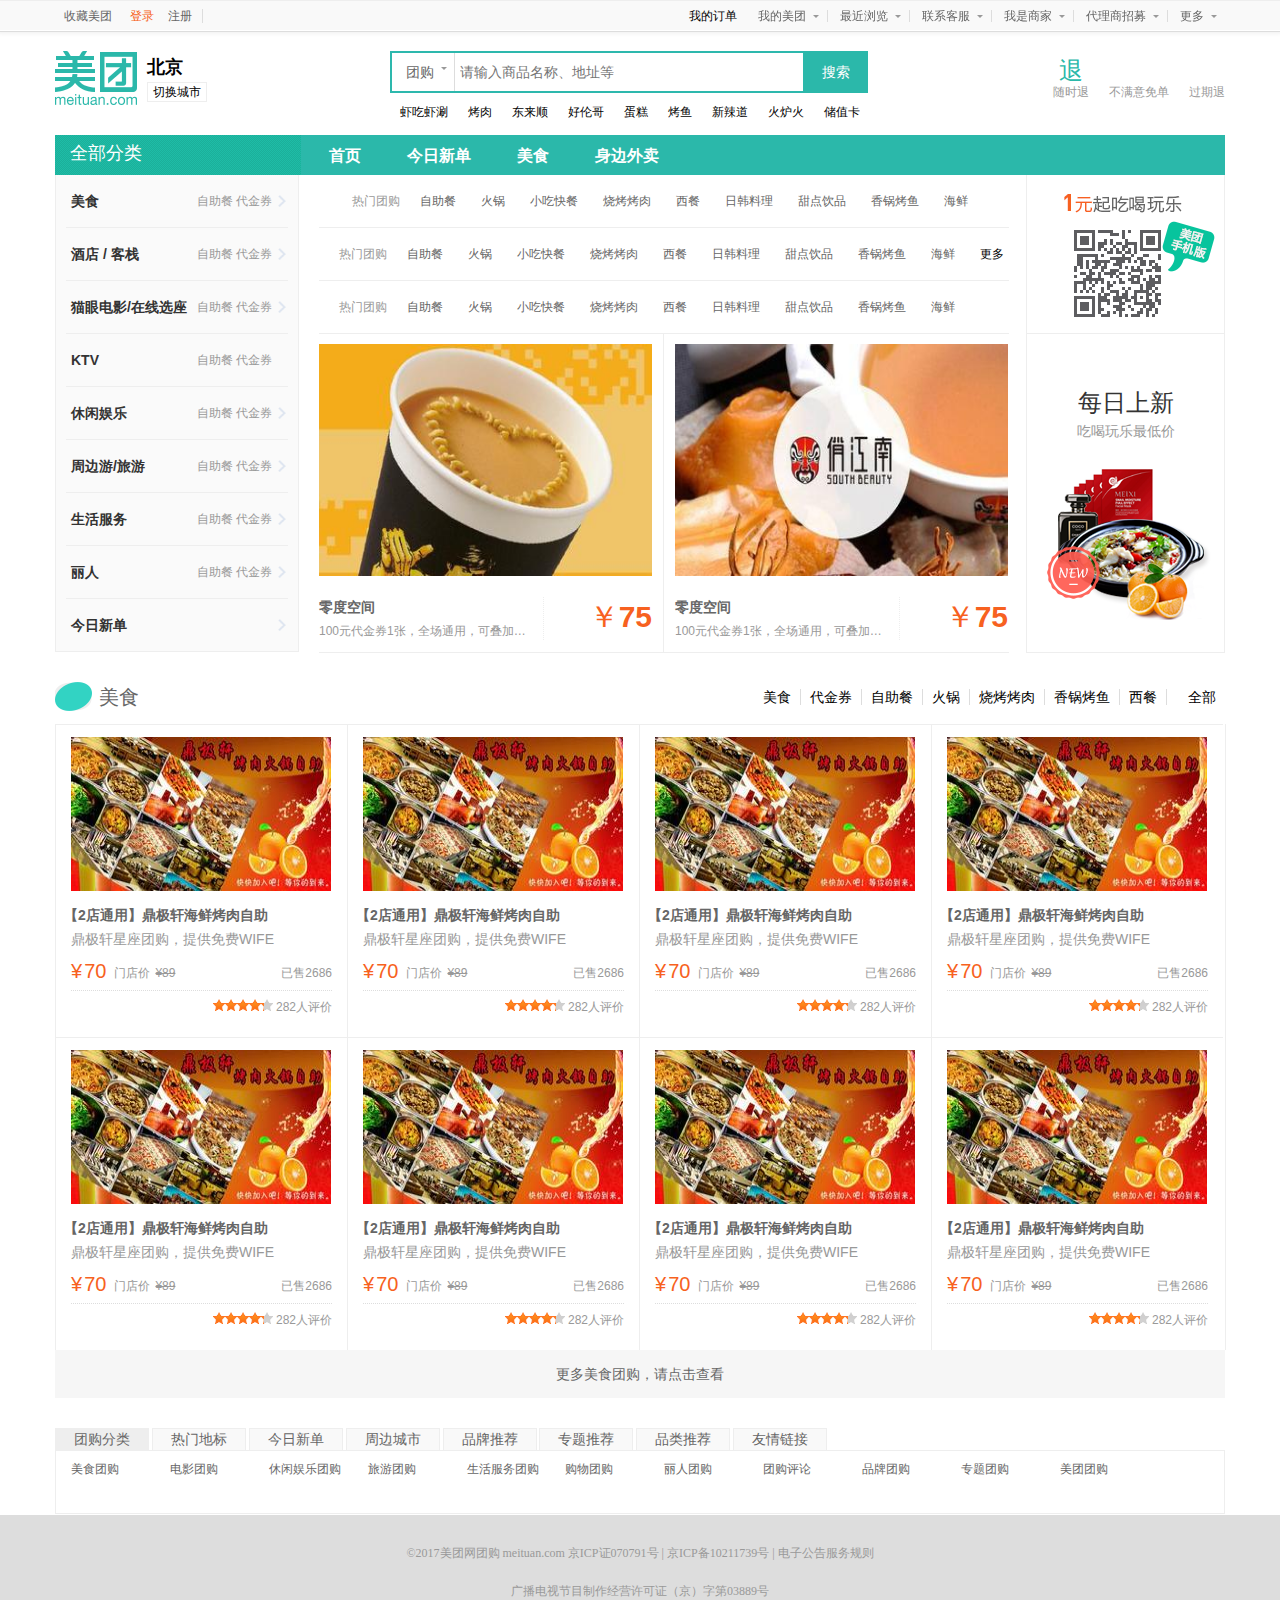
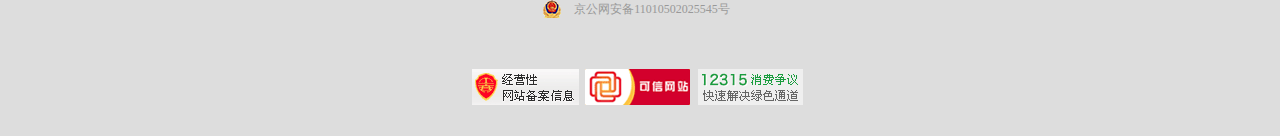
<file: 百度外卖/mt-home.html>
<!DOCTYPE html>
<html lang="en">

<head>
    <meta charset="UTF-8">
    <meta name="keywords" content="" />
    <meta name="description" content="" />
    <title>美团首页</title>
    <link rel="shortcut icon" href="static/images/JS-feng.gif" />
    <link rel="stylesheet" type="text/css" href="static/css/conmon.css">
    <link rel="stylesheet" type="text/css" href="static/css/main.css">
    <link rel="stylesheet" type="text/css" href="./static/font/iconfont.css">
</head>


<body>
    <!-- 头部 -->
    <header id="h-header">
        <!-- 导航栏 -->
        <div class="h-nav">
            <nav>
                <ul class="nav-left fl">
                    <li class="left-li1"><a href="#"><i class="F-glob F-glob-star-border Color F-glob-star"></i>收藏美团</a>
                    </li>
                    <li class="left-li2"><a href="#" class="li-1a">登录</a>
                        <a href="#" class="li-2a">注册</a>
                    </li>
                </ul>
                
                <ul class="nav-right fr">
                    <li class="right-li1"><a href="#">我的订单</a></li>
                    <li class="dropdown">
                        <a href="#" class="dropdown-toggle">
                            <span>我的美团</span>
                            <i class="tri tri-dropdown hu"></i>
                            <i class="vertical-bar"></i>
                                    
                        </a>
                    </li>
                    <li class="dropdown">
                        <a href="#" class="dropdown-toggle">
                            <span>最近浏览</span>
                            <i class="tri tri-dropdown hu"></i>
                            <i class="vertical-bar"></i>
                        </a>
                    </li>
                    <li class="dropdown">
                        <a href="#" class="dropdown-toggle">
                            <span>联系客服</span>
                            <i class="tri tri-dropdown hu"></i>
                            <i class="vertical-bar"></i>
                        </a>
                    </li>
                    <li class="dropdown">
                        <a href="#" class="dropdown-toggle">
                            <span>我是商家</span>
                            <i class="tri tri-dropdown hu"></i>
                            <i class="vertical-bar"></i>
                        </a>
                    </li>
                    <li class="dropdown">
                        <a href="#" class="dropdown-toggle">
                            <span>代理商招募</span>
                            <i class="tri tri-dropdown hu"></i>
                            <i class="vertical-bar"></i>
                        </a>
                    </li>
                    <li class="dropdown">
                        <a href="#" class="dropdown-toggle">
                            <span>更多</span>
                            <i class="tri tri-dropdown "></i>
                            
                        </a>
                    </li>
                </ul>
            </nav>
        </div>
        <!-- 搜索、logo --> 
        <div class="h-ban">
            <!-- logo -->
            <a href="#" class="logo-box"></a>
            <div class="city-info">
                <h2><a class="city-info__name" href="http://bj.meituan.com" gaevent="header/cityname">北京</a></h2>
                <a class="city-info__toggle" href="http://www.meituan.com/index/changecity/initiative" gaevent="header/changecity">切换城市</a>
            </div>
            <!-- 搜索 -->
            <div class="search">
                <form>
                    <div class="search-sec">
                        <ul class="search-box">
                            <li>团购</li>
                            <i class="tri tri-dropdown hu"></i>
                            <li>商家</li>
                        </ul>
                    </div>
                    <input type="text" name="" placeholder="请输入商品名称、地址等" id="search-text" class="search-text">
                    <input type="button" name="" value="搜索" id="search-btn" class="search-btn">
                </form>
                <div class="search-list">
                    <div class="s-hot" id="J-deal-hot-query"><a class="hot-link  hot-link--first" gaevent="search/hotquery/1" data-mttcode="Asearch.Bhotquery.C1.D" href="http://www.meituan.com/s/?w=虾吃虾涮">虾吃虾涮</a><a class="hot-link " gaevent="search/hotquery/2" data-mttcode="Asearch.Bhotquery.C2.D" href="http://www.meituan.com/s/?w=烤肉">烤肉</a><a class="hot-link " gaevent="search/hotquery/3" data-mttcode="Asearch.Bhotquery.C3.D" href="http://www.meituan.com/s/?w=东来顺">东来顺</a><a class="hot-link " gaevent="search/hotquery/4" data-mttcode="Asearch.Bhotquery.C4.D" href="http://www.meituan.com/s/?w=好伦哥">好伦哥</a><a class="hot-link " gaevent="search/hotquery/5" data-mttcode="Asearch.Bhotquery.C5.D" href="http://www.meituan.com/s/?w=蛋糕">蛋糕</a><a class="hot-link " gaevent="search/hotquery/6" data-mttcode="Asearch.Bhotquery.C6.D" href="http://www.meituan.com/s/?w=烤鱼">烤鱼</a><a class="hot-link " gaevent="search/hotquery/7" data-mttcode="Asearch.Bhotquery.C7.D" href="http://www.meituan.com/s/?w=新辣道">新辣道</a><a class="hot-link " gaevent="search/hotquery/8" data-mttcode="Asearch.Bhotquery.C8.D" href="http://www.meituan.com/s/?w=%E7%81%AB%E7%82%89%E7%81%AB&amp;mtt=1.index%2Fdefault%2Fpoi.st.8.j0okwvzo" id="yui_3_16_0_1_1490405432812_2484" data-mod-mtt="1.index/default/poi.st.8.j0okwvzo">火炉火</a><a class="hot-link " gaevent="search/hotquery/9" data-mttcode="Asearch.Bhotquery.C9.D" href="http://www.meituan.com/s/?w=储值卡">储值卡</a><a class="hot-link  last" gaevent="search/hotquery/10" data-mttcode="Asearch.Bhotquery.C10.D" href="http://www.meituan.com/s/?w=黄记煌">黄记煌</a>
                    </div>
                </div>
            </div>
            <!-- 退 -->
            <a class="site-commitment" href="#">
                <span class="commitment-item"><i class="F-glob F-glob-commitment-retire" ></i>随时退</span>
                <span class="commitment-item"><i class="F-glob F-glob-commitment-free"></i>不满意免单</span>
                <span class="commitment-item"><i class="F-glob F-glob-commitment-expire"></i>过期退</span>
            </a>
        </div>
        <!-- 全部分类 -->
        <div class="h-list">
            <div class="min-list">
                <span class="mt-list">
                    <i class="F-glob">全部分类</i>
                    <i></i>
                </span>
                <div class="list-nav">
                    <ul class="navbar-ul cf  log-mod-viewed" data-mod="lz" data-mod-deepview="1" id="yui_3_16_0_1_1490405432812_791">
                        <li class="navbar__item-w ">
                            <a class="navbar__item" href="http://bj.meituan.com" gaevent="nav/today" hidefocus="true"><span class="nav-label">首页</span></a>
                        </li>
                        <li class="navbar__item-w ">
                            <a class="navbar__item" href="http://waimai.meituan.com?utm_source=3001&amp;utm_medium=shenbian&amp;utm_campaign=normal&amp;city=1" target="_blank" gaevent="nav/waimai" hidefocus="true"><span class="nav-label">今日新单</span></a>
                        </li>
                        <li class="navbar__item-w ">
                            <a class="navbar__item" href="http://waimai.meituan.com?utm_source=3001&amp;utm_medium=shenbian&amp;utm_campaign=normal&amp;city=1" target="_blank" gaevent="nav/waimai" hidefocus="true"><span class="nav-label">美食</span></a>
                        </li>
                        <li class="navbar__item-w ">
                            <a class="navbar__item" href="http://waimai.meituan.com?utm_source=3001&amp;utm_medium=shenbian&amp;utm_campaign=normal&amp;city=1" target="_blank" gaevent="nav/waimai" hidefocus="true"><span class="nav-label">身边外卖</span></a>
                        </li>
                    </ul>
                </div>
            </div>
        </div>
    </header>
    <!-- 内容块 -->
    <article id="home">
        <!-- 内容头部 -->
        <section id="home-header">
            <!-- 中间内容 -->
            <div class="wrapper">
                <div class="content">
                    <div class="tab-content">
                        <div class="content-cell">
                            <div class="cell-title">
                                <i class="F-glob F-glob-hot"></i>
                                <span>热门团购</span>
                            </div>
                            <ul>
                                <li><a href="">自助餐</a></li>
                                <li><a href="">火锅</a></li>
                                <li><a href="">小吃快餐</a></li>
                                <li><a href="">烧烤烤肉</a></li>
                                <li><a href="">西餐</a></li>
                                <li><a href="">日韩料理</a></li>
                                <li><a href="">甜点饮品</a></li>
                                <li><a href="">香锅烤鱼</a></li>
                                <li><a href="">海鲜</a></li>
                            </ul>
                        </div>
                        <div class="content-cell">
                            <div class="cell-title">
                                <i></i>
                                <span>热门团购</span>
                            </div>
                            <ul>
                                <li><a href="">自助餐</a></li>
                                <li><a href="">火锅</a></li>
                                <li><a href="">小吃快餐</a></li>
                                <li><a href="">烧烤烤肉</a></li>
                                <li><a href="">西餐</a></li>
                                <li><a href="">日韩料理</a></li>
                                <li><a href="">甜点饮品</a></li>
                                <li><a href="">香锅烤鱼</a></li>
                                <li><a href="">海鲜</a></li>
                            </ul>
                            <a href="" class="more">更多<i></i></a>
                        </div>
                        <div class="content-cell">
                            <div class="cell-title">
                                <i></i>
                                <span>热门团购</span>
                            </div>
                            <ul>
                                <li><a href="">自助餐</a></li>
                                <li><a href="">火锅</a></li>
                                <li><a href="">小吃快餐</a></li>
                                <li><a href="">烧烤烤肉</a></li>
                                <li><a href="">西餐</a></li>
                                <li><a href="">日韩料理</a></li>
                                <li><a href="">甜点饮品</a></li>
                                <li><a href="">香锅烤鱼</a></li>
                                <li><a href="">海鲜</a></li>
                            </ul>
                        </div>
                    </div>
                    <div class="content-pic">
                        <ul>
                            <li>
                                <div class="left-item">
                                    <em></em>
                                    <a href=""><img src="./static/images/home-content-li-1.png" alt=""></a>
                                    <div class="pic-info">
                                        <a href="">零度空间</a>
                                        <p>100元代金券1张，全场通用，可叠加使用</p>
                                    </div>
                                    <span class="price">￥<strong>75</strong></span>
                                </div>
                                <div class="right-item">
                                    <em></em>
                                    <a href=""><img src="./static/images/home-content-li-2.png" alt=""></a>
                                    <div class="pic-info">
                                        <a href="">零度空间</a>
                                        <p>100元代金券1张，全场通用，可叠加使用</p>
                                    </div>
                                    <span class="price">￥<strong>75</strong></span>
                                </div>
                            </li>
                        </ul>
                    </div>
                </div>
            </div>
            <!-- 左边部分 -->
            <div class="nav">
                <ul>
                    <li>
                        <div class="nav-container">
                            <div class="type f2-b">
                                <a href="">
                                    美食
                                </a>
                            </div>
                            <div class="type-name f1">
                                <a href="">自助餐</a>
                                <a href="">代金券</a>
                            </div>
                            <i></i>
                        </div>
                        <div class="desc">
                            <h3><a href="">美食</a></h3>
                            <ul>
                                <li><a href="">代金券</a></li>
                                <li><a href="">代金券</a></li>
                                <li><a href="">代金券</a></li>
                                <li><a href="">代金券</a></li>
                                <li class="spectial"><a href="">代金券</a></li>
                                <li><a href="">代金券</a></li>
                                <li><a href="">代金券</a></li>
                                <li><a href="">代金券</a></li>
                                <li><a href="">代金券</a></li>
                                <li><a href="">代金券</a></li>
                                <li><a href="">代金券</a></li>
                                <li><a href="">代金券</a></li>
                                <li><a href="">代金券</a></li>
                                <li><a href="">代金券</a></li>
                            </ul>
                            <ul>
                                <li><a href="">代金券</a></li>
                                <li><a href="">代金券</a></li>
                                <li><a href="">代金券</a></li>
                                <li><a href="">代金券</a></li>
                                <li><a href="">代金券</a></li>
                                <li><a href="">代金券</a></li>
                                <li><a href="">代金券</a></li>
                                <li><a href="">代金券</a></li>
                                <li><a href="">代金券</a></li>
                                <li><a href="">代金券</a></li>
                                <li><a href="">代金券</a></li>
                                <li><a href="">代金券</a></li>
                                <li><a href="">代金券</a></li>
                                <li><a href="">代金券</a></li>
                            </ul>
                        </div>
                    </li>
                    <li>
                        <div class="nav-container">
                            <div class="type f2-b">
                                <a href="">
                                    酒店
                            </a>
                            /
                            <a href="">
                                客栈
                            </a>
                            </div>
                            <div class="type-name f1">
                            <a href="">自助餐</a>
                                <a href="">代金券</a>
                            </div>
                            <i></i>
                        </div>
                        <div class="desc">
                            <h3><a href="">美食</a></h3>
                            <ul>
                                <li><a href="">代金券</a></li>
                                <li><a href="">代金券</a></li>
                                <li><a href="">代金券</a></li>
                                <li><a href="">代金券</a></li>
                                <li><a href="">代金券</a></li>
                                <li><a href="">代金券</a></li>
                                <li><a href="">代金券</a></li>
                                <li><a href="">代金券</a></li>
                                <li><a href="">代金券</a></li>
                                <li><a href="">代金券</a></li>
                                <li><a href="">代金券</a></li>
                                <li><a href="">代金券</a></li>
                                <li><a href="">代金券</a></li>
                                <li><a href="">代金券</a></li>
                            </ul>
                            <ul>
                                <li><a href="">代金券</a></li>
                                <li><a href="">代金券</a></li>
                                <li><a href="">代金券</a></li>
                                <li><a href="">代金券</a></li>
                                <li><a href="">代金券</a></li>
                                <li><a href="">代金券</a></li>
                                <li><a href="">代金券</a></li>
                                <li><a href="">代金券</a></li>
                                <li><a href="">代金券</a></li>
                                <li><a href="">代金券</a></li>
                                <li><a href="">代金券</a></li>
                                <li><a href="">代金券</a></li>
                                <li><a href="">代金券</a></li>
                                <li><a href="">代金券</a></li>
                            </ul>
                        </div>
                    </li>
                    <li>
                        <div class="nav-container">
                            <div class="type f2-b">
                                <a href="">
                                    猫眼电影
                            </a>/<a href="">
                                在线选座
                            </a>
                            </div>
                            <div class="type-name f1">
                            <a href="">自助餐</a>
                                <a href="">代金券</a>
                            </div>
                            <i></i>
                        </div>
                        <div class="desc">
                            <h3><a href="">美食</a></h3>
                            <ul>
                                <li><a href="">代金券</a></li>
                                <li><a href="">代金券</a></li>
                                <li><a href="">代金券</a></li>
                                <li><a href="">代金券</a></li>
                                <li><a href="">代金券</a></li>
                                <li><a href="">代金券</a></li>
                                <li><a href="">代金券</a></li>
                                <li><a href="">代金券</a></li>
                                <li><a href="">代金券</a></li>
                                <li><a href="">代金券</a></li>
                                <li><a href="">代金券</a></li>
                                <li><a href="">代金券</a></li>
                                <li><a href="">代金券</a></li>
                                <li><a href="">代金券</a></li>
                            </ul>
                            <ul>
                                <li><a href="">代金券</a></li>
                                <li><a href="">代金券</a></li>
                                <li><a href="">代金券</a></li>
                                <li><a href="">代金券</a></li>
                                <li><a href="">代金券</a></li>
                                <li><a href="">代金券</a></li>
                                <li><a href="">代金券</a></li>
                                <li><a href="">代金券</a></li>
                                <li><a href="">代金券</a></li>
                                <li><a href="">代金券</a></li>
                                <li><a href="">代金券</a></li>
                                <li><a href="">代金券</a></li>
                                <li><a href="">代金券</a></li>
                                <li><a href="">代金券</a></li>
                            </ul>
                        </div>
                    </li>
                    <li>
                        <div class="nav-container">
                            <div class="type f2-b">
                                <a href="">
                                    KTV
                            </a>
                            </div>
                            <div class="type-name f1">
                            <a href="">自助餐</a>
                                <a href="">代金券</a>
                            </div>
                        </div>
                        <div class="desc">
                            <h3><a href="">美食</a></h3>
                            <ul>
                                <li><a href="">代金券</a></li>
                                <li><a href="">代金券</a></li>
                                <li><a href="">代金券</a></li>
                                <li><a href="">代金券</a></li>
                                <li><a href="">代金券</a></li>
                                <li><a href="">代金券</a></li>
                                <li><a href="">代金券</a></li>
                                <li><a href="">代金券</a></li>
                                <li><a href="">代金券</a></li>
                                <li><a href="">代金券</a></li>
                                <li><a href="">代金券</a></li>
                                <li><a href="">代金券</a></li>
                                <li><a href="">代金券</a></li>
                                <li><a href="">代金券</a></li>
                            </ul>
                            <ul>
                                <li><a href="">代金券</a></li>
                                <li><a href="">代金券</a></li>
                                <li><a href="">代金券</a></li>
                                <li><a href="">代金券</a></li>
                                <li><a href="">代金券</a></li>
                                <li><a href="">代金券</a></li>
                                <li><a href="">代金券</a></li>
                                <li><a href="">代金券</a></li>
                                <li><a href="">代金券</a></li>
                                <li><a href="">代金券</a></li>
                                <li><a href="">代金券</a></li>
                                <li><a href="">代金券</a></li>
                                <li><a href="">代金券</a></li>
                                <li><a href="">代金券</a></li>
                            </ul>
                        </div>
                    </li>
                    <li>
                        <div class="nav-container">
                            <div class="type f2-b">
                                <a href="">
                                   休闲娱乐
                            </a>
                            </div>
                            <div class="type-name f1">
                            <a href="">自助餐</a>
                                <a href="">代金券</a>
                            </div>
                            <i></i>
                        </div>
                        <div class="desc">
                            <h3><a href="">美食</a></h3>
                            <ul>
                                <li><a href="">代金券</a></li>
                                <li><a href="">代金券</a></li>
                                <li><a href="">代金券</a></li>
                                <li><a href="">代金券</a></li>
                                <li><a href="">代金券</a></li>
                                <li><a href="">代金券</a></li>
                                <li><a href="">代金券</a></li>
                                <li><a href="">代金券</a></li>
                                <li><a href="">代金券</a></li>
                                <li><a href="">代金券</a></li>
                                <li><a href="">代金券</a></li>
                                <li><a href="">代金券</a></li>
                                <li><a href="">代金券</a></li>
                                <li><a href="">代金券</a></li>
                            </ul>
                            <ul>
                                <li><a href="">代金券</a></li>
                                <li><a href="">代金券</a></li>
                                <li><a href="">代金券</a></li>
                                <li><a href="">代金券</a></li>
                                <li><a href="">代金券</a></li>
                                <li><a href="">代金券</a></li>
                                <li><a href="">代金券</a></li>
                                <li><a href="">代金券</a></li>
                                <li><a href="">代金券</a></li>
                                <li><a href="">代金券</a></li>
                                <li><a href="">代金券</a></li>
                                <li><a href="">代金券</a></li>
                                <li><a href="">代金券</a></li>
                                <li><a href="">代金券</a></li>
                            </ul>
                        </div>
                    </li>
                    <li>
                        <div class="nav-container">
                            <div class="type f2-b">
                                <a href="">
                                    周边游
                            </a>/<a href="">
                                旅游
                            </a>
                            </div>
                            <div class="type-name f1">
                            <a href="">自助餐</a>
                                <a href="">代金券</a>
                            </div>
                            <i></i>
                        </div>
                        <div class="desc">
                            <h3><a href="">美食</a></h3>
                            <ul>
                                <li><a href="">代金券</a></li>
                                <li><a href="">代金券</a></li>
                                <li><a href="">代金券</a></li>
                                <li><a href="">代金券</a></li>
                                <li><a href="">代金券</a></li>
                                <li><a href="">代金券</a></li>
                                <li><a href="">代金券</a></li>
                                <li><a href="">代金券</a></li>
                                <li><a href="">代金券</a></li>
                                <li><a href="">代金券</a></li>
                                <li><a href="">代金券</a></li>
                                <li><a href="">代金券</a></li>
                                <li><a href="">代金券</a></li>
                                <li><a href="">代金券</a></li>
                            </ul>
                            <ul>
                                <li><a href="">代金券</a></li>
                                <li><a href="">代金券</a></li>
                                <li><a href="">代金券</a></li>
                                <li><a href="">代金券</a></li>
                                <li><a href="">代金券</a></li>
                                <li><a href="">代金券</a></li>
                                <li><a href="">代金券</a></li>
                                <li><a href="">代金券</a></li>
                                <li><a href="">代金券</a></li>
                                <li><a href="">代金券</a></li>
                                <li><a href="">代金券</a></li>
                                <li><a href="">代金券</a></li>
                                <li><a href="">代金券</a></li>
                                <li><a href="">代金券</a></li>
                            </ul>
                        </div>
                    </li>
                    <li>
                        <div class="nav-container">
                            <div class="type f2-b">
                                <a href="">
                                    生活服务
                            </a>
                            </div>
                            <div class="type-name f1">
                            <a href="">自助餐</a>
                                <a href="">代金券</a>
                            </div>
                            <i></i>
                        </div>
                        <div class="desc">
                            <h3><a href="">美食</a></h3>
                            <ul>
                                <li><a href="">代金券</a></li>
                                <li><a href="">代金券</a></li>
                                <li><a href="">代金券</a></li>
                                <li><a href="">代金券</a></li>
                                <li><a href="">代金券</a></li>
                                <li><a href="">代金券</a></li>
                                <li><a href="">代金券</a></li>
                                <li><a href="">代金券</a></li>
                                <li><a href="">代金券</a></li>
                                <li><a href="">代金券</a></li>
                                <li><a href="">代金券</a></li>
                                <li><a href="">代金券</a></li>
                                <li><a href="">代金券</a></li>
                                <li><a href="">代金券</a></li>
                            </ul>
                            <ul>
                                <li><a href="">代金券</a></li>
                                <li><a href="">代金券</a></li>
                                <li><a href="">代金券</a></li>
                                <li><a href="">代金券</a></li>
                                <li><a href="">代金券</a></li>
                                <li><a href="">代金券</a></li>
                                <li><a href="">代金券</a></li>
                                <li><a href="">代金券</a></li>
                                <li><a href="">代金券</a></li>
                                <li><a href="">代金券</a></li>
                                <li><a href="">代金券</a></li>
                                <li><a href="">代金券</a></li>
                                <li><a href="">代金券</a></li>
                                <li><a href="">代金券</a></li>
                            </ul>
                        </div>
                    </li>
                    <li>
                        <div class="nav-container">
                            <div class="type f2-b">
                                <a href="">
                                    丽人
                            </a>
                            </div>
                            <div class="type-name f1">
                            <a href="">自助餐</a>
                                <a href="">代金券</a>
                            </div>
                            <i></i>
                        </div>
                        <div class="desc">
                            <h3><a href="">美食</a></h3>
                            <ul>
                                <li><a href="">代金券</a></li>
                                <li><a href="">代金券</a></li>
                                <li><a href="">代金券</a></li>
                                <li><a href="">代金券</a></li>
                                <li><a href="">代金券</a></li>
                                <li><a href="">代金券</a></li>
                                <li><a href="">代金券</a></li>
                                <li><a href="">代金券</a></li>
                                <li><a href="">代金券</a></li>
                                <li><a href="">代金券</a></li>
                                <li><a href="">代金券</a></li>
                                <li><a href="">代金券</a></li>
                                <li><a href="">代金券</a></li>
                                <li><a href="">代金券</a></li>
                            </ul>
                            <ul>
                                <li><a href="">代金券</a></li>
                                <li><a href="">代金券</a></li>
                                <li><a href="">代金券</a></li>
                                <li><a href="">代金券</a></li>
                                <li><a href="">代金券</a></li>
                                <li><a href="">代金券</a></li>
                                <li><a href="">代金券</a></li>
                                <li><a href="">代金券</a></li>
                                <li><a href="">代金券</a></li>
                                <li><a href="">代金券</a></li>
                                <li><a href="">代金券</a></li>
                                <li><a href="">代金券</a></li>
                                <li><a href="">代金券</a></li>
                                <li><a href="">代金券</a></li>
                            </ul>
                        </div>
                    </li>
                    <li>
                        <div class="nav-container">
                        <div class="type f2-b">
                            <a href="">今日新单</a>
                        </div>
                            <i></i>
                        </div>
                    </li>
                </ul>
            </div>
            <!-- 右边部分 -->
            <div class="aside">
                <div class="aside-top"><img src="./static/images/home-nav-ewm.png" alt=""></div>
                <div class="aside-bottom">
                    <div class="aside-info">
                        <div class="aside-title">每日上新</div>
                        <div class="aside-desc">吃喝玩乐最低价</div>
                    </div>
                    <img src="./static/images/home-nav-aside.png" alt="">
                </div>
            </div>
        </section>
        <!-- 美食 -->
        <section id="home-food">
            <div class="middle-title">
                <i></i>
                <a href="">美食</a>
                <ul>
                    <li><a href="">美食</a></li>
                    <li><a href="">代金券</a></li>
                    <li><a href="">自助餐</a></li>
                    <li><a href="">火锅</a></li>
                    <li><a href="">烧烤烤肉</a></li>
                    <li><a href="">香锅烤鱼</a></li>
                    <li><a href="">西餐</a></li>
                    <li><a href="">全部 <i></i></a></li>
                </ul>
            </div>
            <div class="middle-content">
                <ul>
                    <li>
                        <a href=""><img src="./static/images/middle-content-1.jpg" alt=""></a>
                        <div class="middle-content-title">
                            <span class="title1"><a href="">【2店通用】鼎极轩海鲜烤肉自助</a></span>
                            <span class="title2"><a href="">鼎极轩星座团购，提供免费WIFE</a></span>
                        </div>
                        <div class="middle-info">
                            <span class="price">¥<strong>70</strong></span>
                            <span class="p-name">门店价</span>
                            <del class="y-price">¥89</del>
                            <span class="num">已售2686</span>
                        </div>
                        <div class="middle-content-wrapper">
                            <a href="">
                                <span class="star">
                                    <span class="star-active"></span>
                                </span>
                                <span>282人评价</span>
                            </a>
                        </div>
                    </li>
                    <li>
                        <a href=""><img src="./static/images/middle-content-1.jpg" alt=""></a>
                        <div class="middle-content-title">
                            <span class="title1"><a href="">【2店通用】鼎极轩海鲜烤肉自助</a></span>
                            <span class="title2"><a href="">鼎极轩星座团购，提供免费WIFE</a></span>
                        </div>
                        <div class="middle-info">
                            <span class="price">¥<strong>70</strong></span>
                            <span class="p-name">门店价</span>
                            <del class="y-price">¥89</del>
                            <span class="num">已售2686</span>
                        </div>
                        <div class="middle-content-wrapper">
                            <a href="">
                                <span class="star">
                                    <span class="star-active"></span>
                                </span>
                                <span>282人评价</span>
                            </a>
                        </div>
                    </li>
                    <li>
                        <a href=""><img src="./static/images/middle-content-1.jpg" alt=""></a>
                        <div class="middle-content-title">
                            <span class="title1"><a href="">【2店通用】鼎极轩海鲜烤肉自助</a></span>
                            <span class="title2"><a href="">鼎极轩星座团购，提供免费WIFE</a></span>
                        </div>
                        <div class="middle-info">
                            <span class="price">¥<strong>70</strong></span>
                            <span class="p-name">门店价</span>
                            <del class="y-price">¥89</del>
                            <span class="num">已售2686</span>
                        </div>
                        <div class="middle-content-wrapper">
                            <a href="">
                                <span class="star">
                                    <span class="star-active"></span>
                                </span>
                                <span>282人评价</span>
                            </a>
                        </div>
                    </li>
                    <li>
                        <a href=""><img src="./static/images/middle-content-1.jpg" alt=""></a>
                        <div class="middle-content-title">
                            <span class="title1"><a href="">【2店通用】鼎极轩海鲜烤肉自助</a></span>
                            <span class="title2"><a href="">鼎极轩星座团购，提供免费WIFE</a></span>
                        </div>
                        <div class="middle-info">
                            <span class="price">¥<strong>70</strong></span>
                            <span class="p-name">门店价</span>
                            <del class="y-price">¥89</del>
                            <span class="num">已售2686</span>
                        </div>
                        <div class="middle-content-wrapper">
                            <a href="">
                                <span class="star">
                                    <span class="star-active"></span>
                                </span>
                                <span>282人评价</span>
                            </a>
                        </div>
                    </li>
                    <li>
                        <a href=""><img src="./static/images/middle-content-1.jpg" alt=""></a>
                        <div class="middle-content-title">
                            <span class="title1"><a href="">【2店通用】鼎极轩海鲜烤肉自助</a></span>
                            <span class="title2"><a href="">鼎极轩星座团购，提供免费WIFE</a></span>
                        </div>
                        <div class="middle-info">
                            <span class="price">¥<strong>70</strong></span>
                            <span class="p-name">门店价</span>
                            <del class="y-price">¥89</del>
                            <span class="num">已售2686</span>
                        </div>
                        <div class="middle-content-wrapper">
                            <a href="">
                                <span class="star">
                                    <span class="star-active"></span>
                                </span>
                                <span>282人评价</span>
                            </a>
                        </div>
                    </li>
                    <li>
                        <a href=""><img src="./static/images/middle-content-1.jpg" alt=""></a>
                        <div class="middle-content-title">
                            <span class="title1"><a href="">【2店通用】鼎极轩海鲜烤肉自助</a></span>
                            <span class="title2"><a href="">鼎极轩星座团购，提供免费WIFE</a></span>
                        </div>
                        <div class="middle-info">
                            <span class="price">¥<strong>70</strong></span>
                            <span class="p-name">门店价</span>
                            <del class="y-price">¥89</del>
                            <span class="num">已售2686</span>
                        </div>
                        <div class="middle-content-wrapper">
                            <a href="">
                                <span class="star">
                                    <span class="star-active"></span>
                                </span>
                                <span>282人评价</span>
                            </a>
                        </div>
                    </li>
                    <li>
                        <a href=""><img src="./static/images/middle-content-1.jpg" alt=""></a>
                        <div class="middle-content-title">
                            <span class="title1"><a href="">【2店通用】鼎极轩海鲜烤肉自助</a></span>
                            <span class="title2"><a href="">鼎极轩星座团购，提供免费WIFE</a></span>
                        </div>
                        <div class="middle-info">
                            <span class="price">¥<strong>70</strong></span>
                            <span class="p-name">门店价</span>
                            <del class="y-price">¥89</del>
                            <span class="num">已售2686</span>
                        </div>
                        <div class="middle-content-wrapper">
                            <a href="">
                                <span class="star">
                                    <span class="star-active"></span>
                                </span>
                                <span>282人评价</span>
                            </a>
                        </div>
                    </li>
                    <li>
                        <a href=""><img src="./static/images/middle-content-1.jpg" alt=""></a>
                        <div class="middle-content-title">
                            <span class="title1"><a href="">【2店通用】鼎极轩海鲜烤肉自助</a></span>
                            <span class="title2"><a href="">鼎极轩星座团购，提供免费WIFE</a></span>
                        </div>
                        <div class="middle-info">
                            <span class="price">¥<strong>70</strong></span>
                            <span class="p-name">门店价</span>
                            <del class="y-price">¥89</del>
                            <span class="num">已售2686</span>
                        </div>
                        <div class="middle-content-wrapper">
                            <a href="">
                                <span class="star">
                                    <span class="star-active"></span>
                                </span>
                                <span>282人评价</span>
                            </a>
                        </div>
                    </li>
                </ul>
            </div>
            <div class="middle-more">
                <a href="">更多美食团购，请点击查看</a>
            </div>
        </section>
        <!-- 休闲娱乐 -->
        <section id="home-enjoy"></section>
        <!-- 电影 -->
        <section id="home-movie"></section>
        <!-- 酒店 -->
        <section id="home-hotel"></section>
        <!-- 生活服务 -->
        <section id="home-life"></section>
        <!-- 丽人 -->
        <section id="home-beauty"></section>
        <!-- 旅游 -->
        <section id="home-tour"></section>
    </article>
   <!-- 尾部 -->
    <footer id="f-list">
    <!-- 第一块 -->
        <div class="f-blook1">
            <div class="f-box">
                <ul >
                    <li class="first"><a href="javascript:;">团购分类</a></li>
                    <li><a href="javascript:;">热门地标</a></li>
                    <li><a href="javascript:;">今日新单</a></li>
                    <li><a href="javascript:;">周边城市</a></li>
                    <li><a href="javascript:;">品牌推荐</a></li>
                    <li><a href="javascript:;">专题推荐</a></li>
                    <li><a href="javascript:;">品类推荐</a></li>
                    <li><a href="javascript:;">友情链接</a></li>
                </ul>
                <div class="f-box2">                   
                    <a href="http://bj.meituan.com/category/meishi" title="美食团购">美食团购</a>
                    <a href="http://bj.meituan.com/dianying/" title="电影团购">电影团购</a>
                    <a href="http://bj.meituan.com/category/xuxianyule" title="休闲娱乐团购">休闲娱乐团购</a>
                    <a href="http://bj.meituan.com/category/lvyou" title="旅游团购">旅游团购</a>
                    <a href="http://bj.meituan.com/category/shenghuo" title="生活服务团购">生活服务团购</a>
                    <a href="http://bj.meituan.com/category/wanggou" title="购物团购">购物团购</a>
                    <a href="http://bj.meituan.com/category/jiangkangliren" title="丽人团购">丽人团购</a>
                    <a href="http://www.meituan.com/sitemap/comment/" title="团购评论">团购评论</a>
                    <a href="http://www.meituan.com/brandsitemap/" title="品牌团购">品牌团购</a>
                    <a href="zhao.meituan.com/attached/sitemap/all.xml" title="专题团购">专题团购</a>
                    <a href="http://i.meituan.com/s/" title="美团团购">美团团购</a>       
                </div>
               

            </div>
            
        </div>

    
    <!-- 第三块 -->
        
            <div id="mg-footer">
                    <div class="copyright">
                    <span>&copy;2017<a href="#">美团网团购</a> meituan.com <a href="#"> 京ICP证070791号</a> | <a href="#">京ICP备10211739号</a> | <a href="#">电子公告服务规则</a> </span>
                    <div class="police-wrapper">
                        <a href="#">广播电视节目制作经营许可证（京）字第03889号</a>
                        <a href="#" class="police">京公网安备11010502025545号</a>
                    </div>
                    </div>
                    <ul class="cert clearfix" style="overflow: hidden">
                        <li><a href="#" class="record"></a></li>
                        <li><a href="#" class="repute"></a></li>
                        <li><a href="#" class="sf-12315"></a></li>
                    </ul>
            </div>
       
    </footer>
    

</body>

</html>
</file>
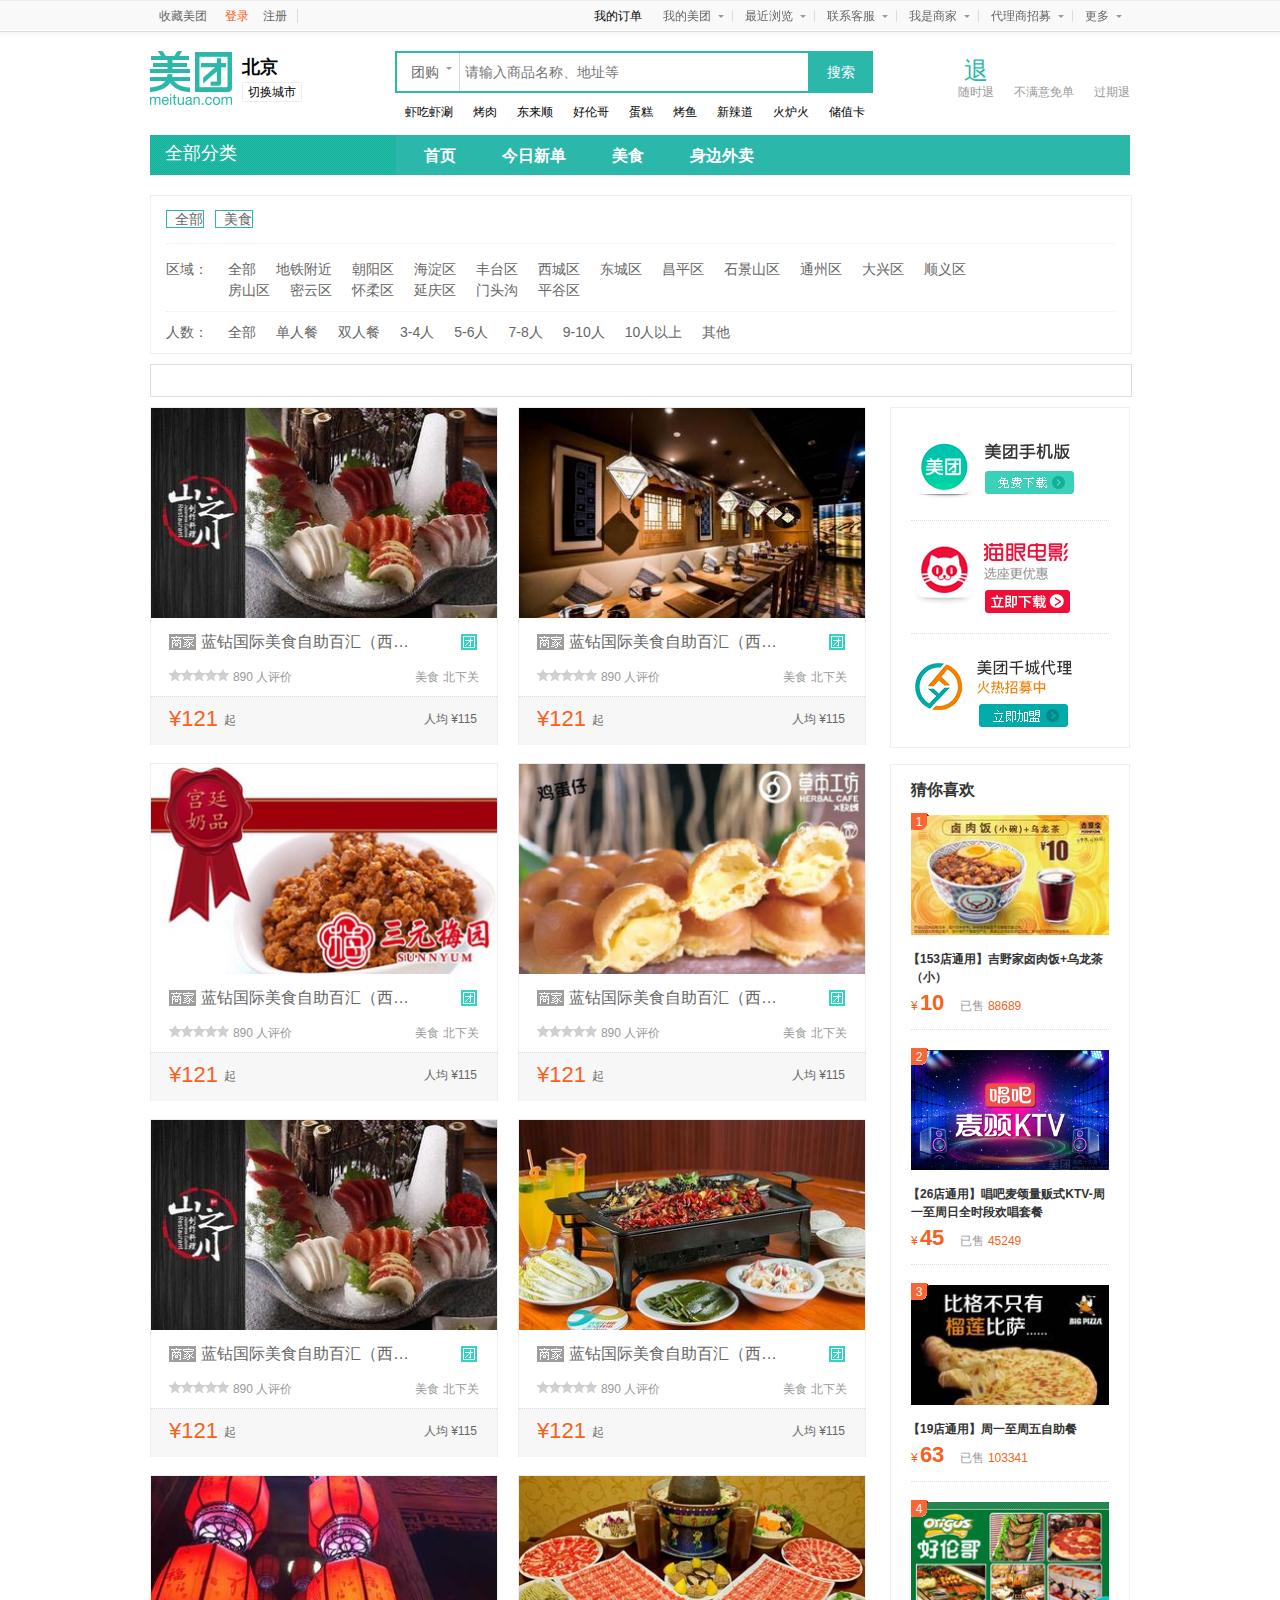
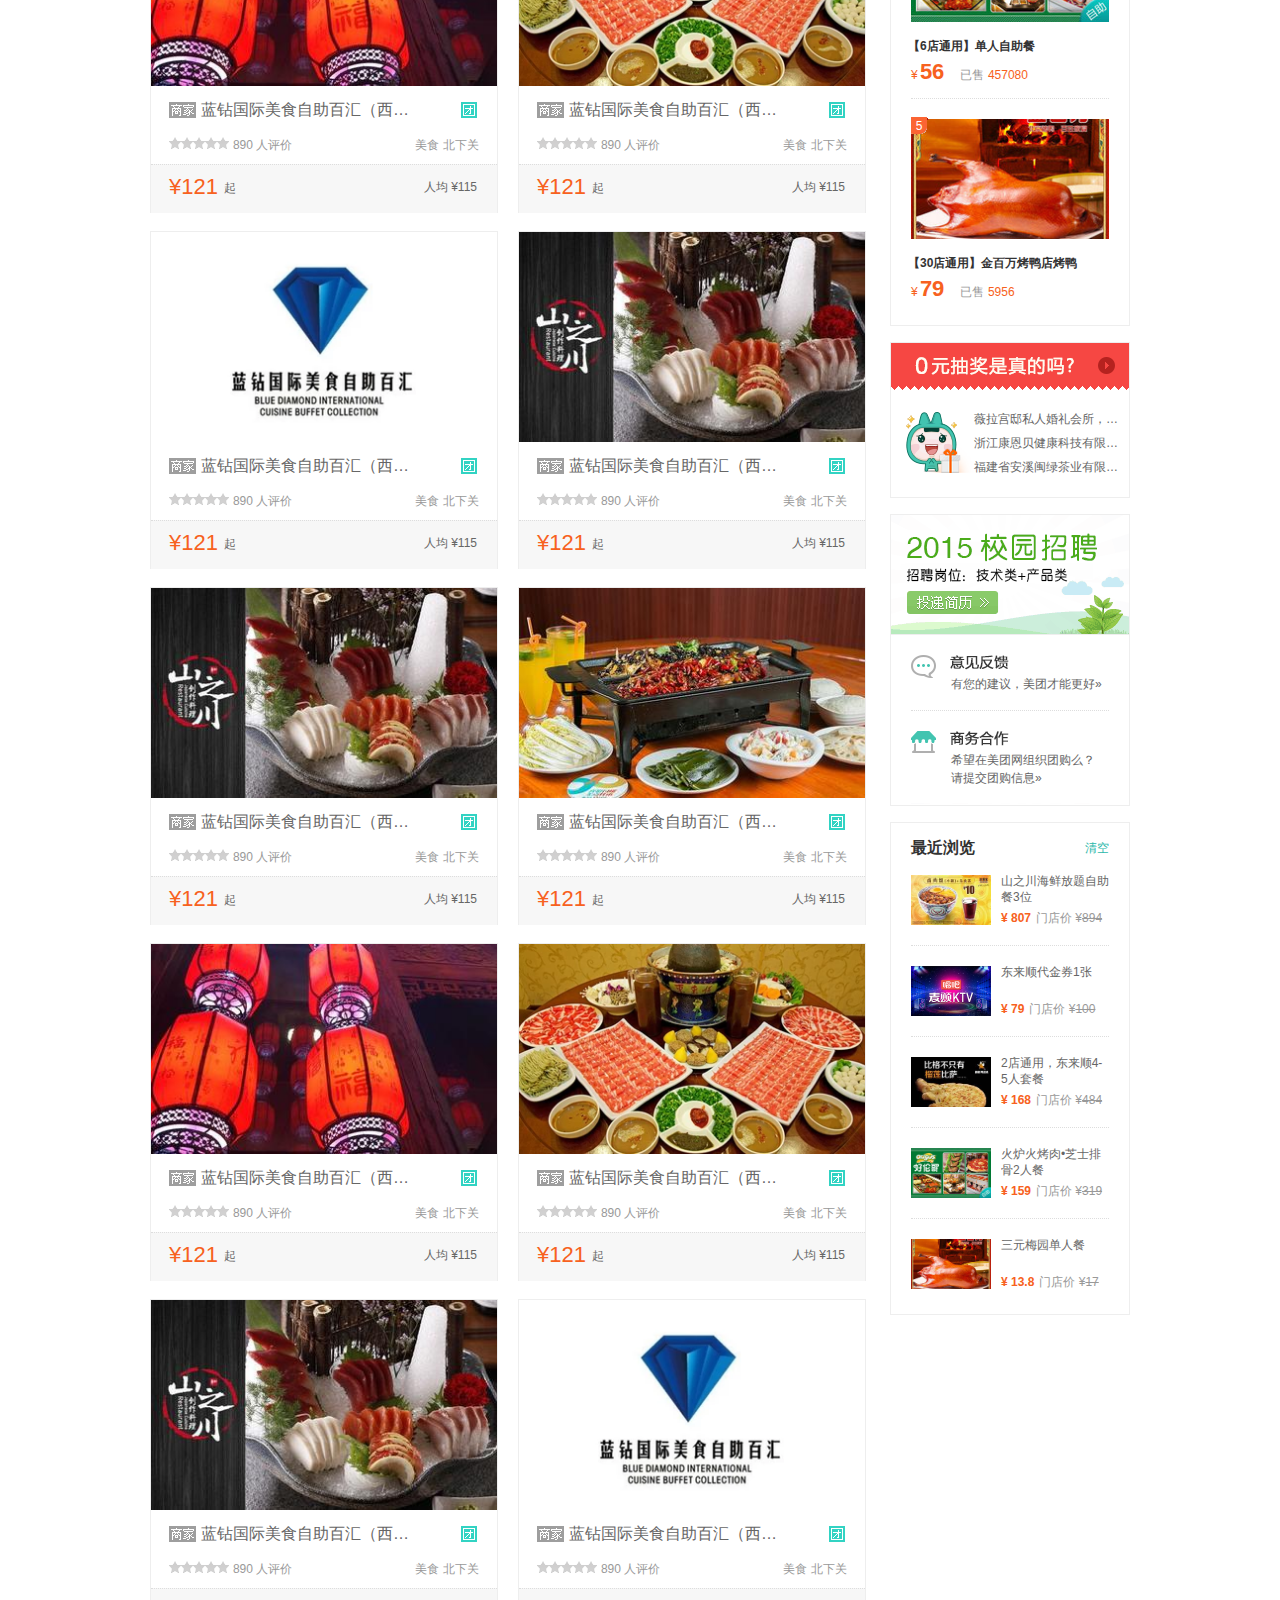
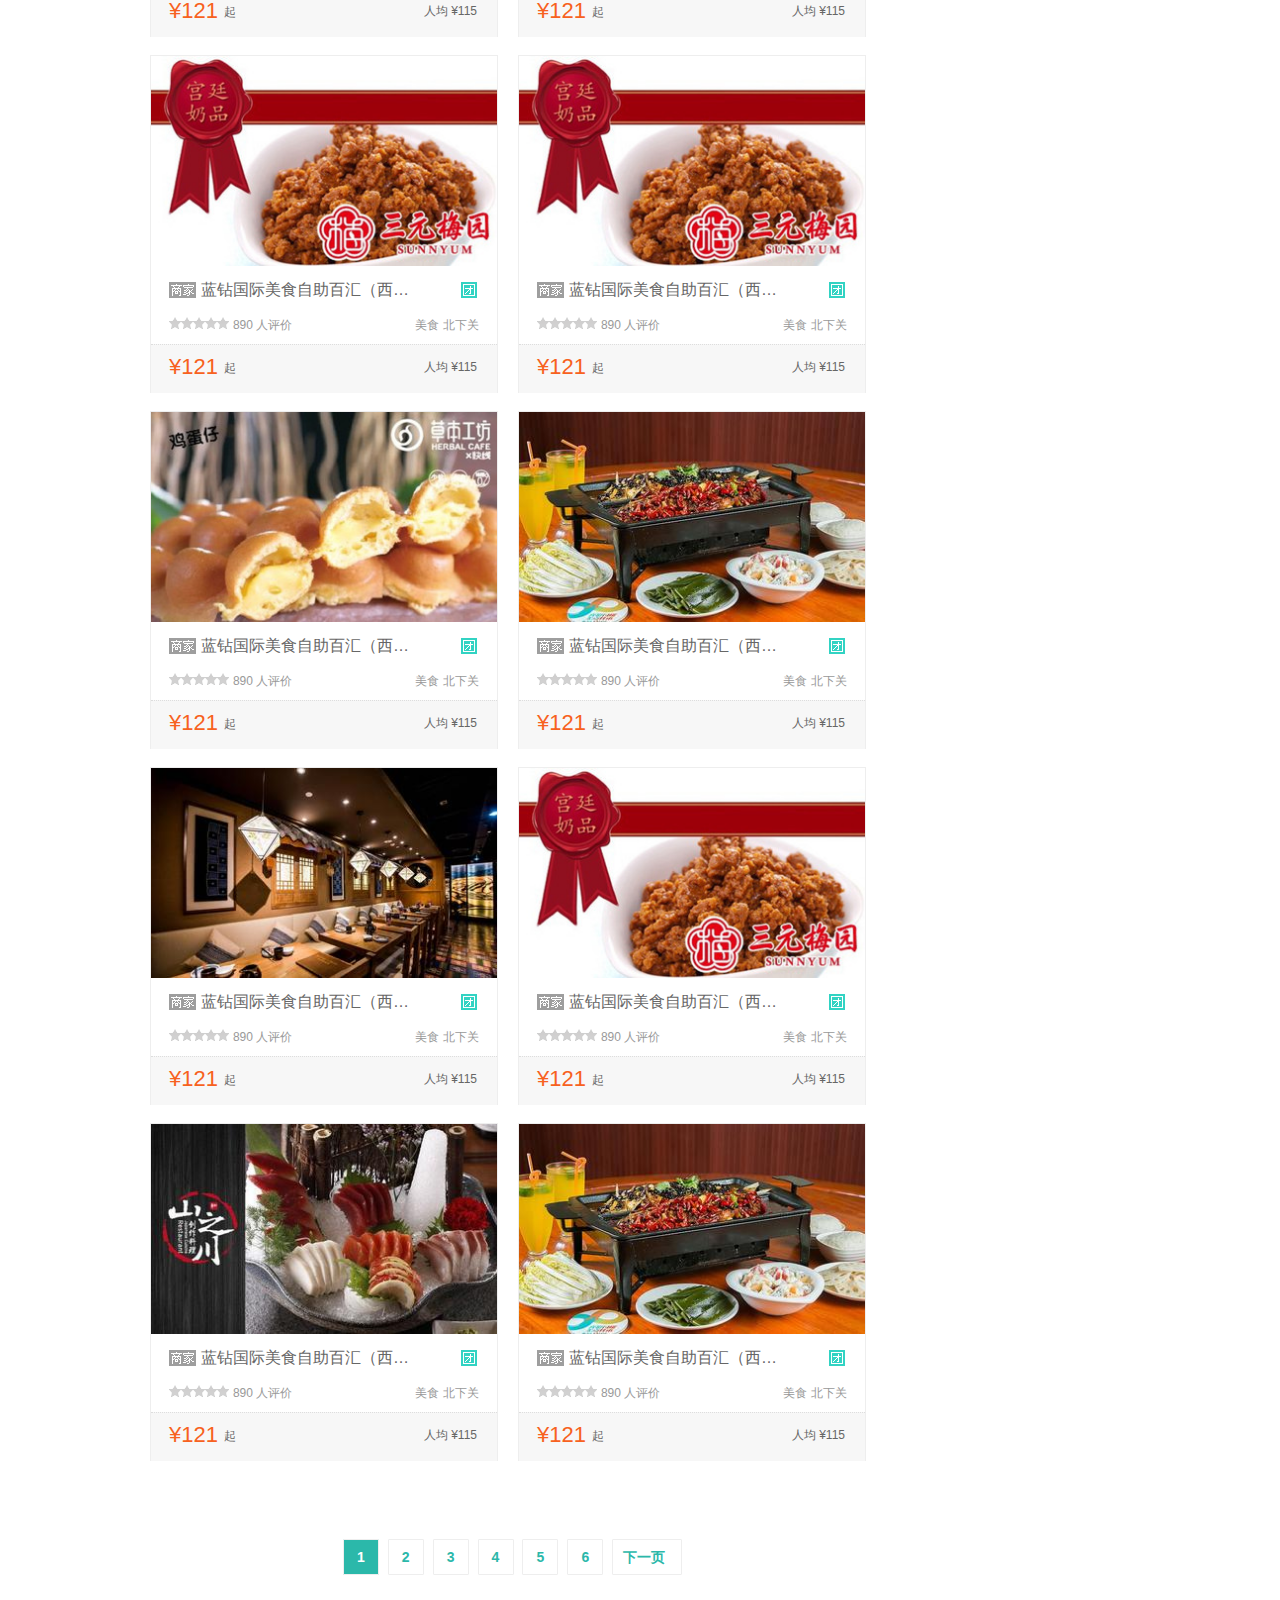
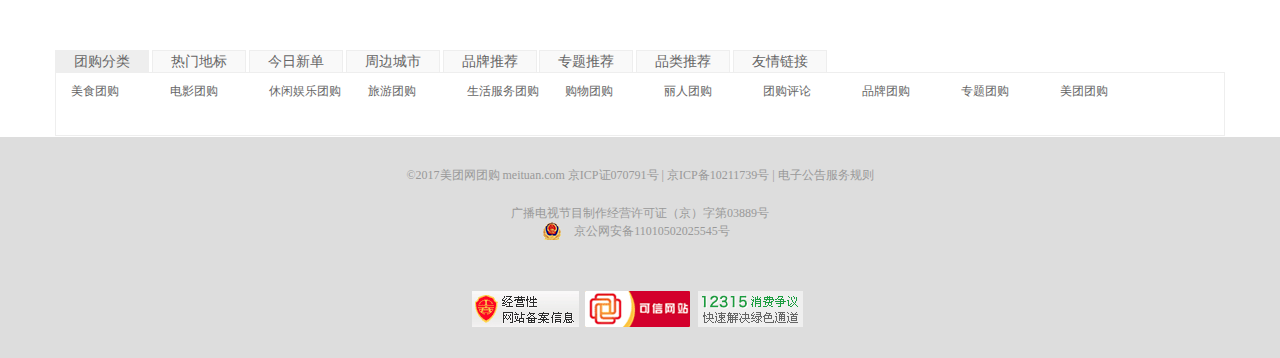
<file: 百度外卖/mt-list.html>
<!DOCTYPE html>
<html lang="en">

<head>
    <meta charset="UTF-8">
    <meta name="keywords" content="" />
    <meta name="description" content="" />
    <title>美团列表页</title>
    <link rel="shortcut icon" href="static/images/JS-feng.gif" />
    <link rel="stylesheet" type="text/css" href="static/css/conmon.css">
    <link rel="stylesheet" type="text/css" href="static/css/main.css">
    <link rel="stylesheet" type="text/css" href="./static/font/iconfont.css">
</head>

<body>
    <!-- 头部 -->
    <header>
        <!-- 导航栏 -->
        <div class="h-nav">
            <nav>
                <ul class="nav-left fl">
                    <li class="left-li1"><a href="#"><i class="F-glob F-glob-star-border Color F-glob-star"></i>收藏美团</a>
                    </li>
                    <li class="left-li2"><a href="#" class="li-1a">登录</a>
                        <a href="#" class="li-2a">注册</a>
                    </li>
                </ul>
                
                <ul class="nav-right fr">
                    <li class="right-li1"><a href="#">我的订单</a></li>
                    <li class="dropdown">
                        <a href="#" class="dropdown-toggle">
                            <span>我的美团</span>
                            <i class="tri tri-dropdown hu"></i>
                            <i class="vertical-bar"></i>
                                    
                        </a>
                    </li>
                    <li class="dropdown">
                        <a href="#" class="dropdown-toggle">
                            <span>最近浏览</span>
                            <i class="tri tri-dropdown hu"></i>
                            <i class="vertical-bar"></i>
                        </a>
                    </li>
                    <li class="dropdown">
                        <a href="#" class="dropdown-toggle">
                            <span>联系客服</span>
                            <i class="tri tri-dropdown hu"></i>
                            <i class="vertical-bar"></i>
                        </a>
                    </li>
                    <li class="dropdown">
                        <a href="#" class="dropdown-toggle">
                            <span>我是商家</span>
                            <i class="tri tri-dropdown hu"></i>
                            <i class="vertical-bar"></i>
                        </a>
                    </li>
                    <li class="dropdown">
                        <a href="#" class="dropdown-toggle">
                            <span>代理商招募</span>
                            <i class="tri tri-dropdown hu"></i>
                            <i class="vertical-bar"></i>
                        </a>
                    </li>
                    <li class="dropdown">
                        <a href="#" class="dropdown-toggle">
                            <span>更多</span>
                            <i class="tri tri-dropdown "></i>
                            
                        </a>
                    </li>
                </ul>
            </nav>
        </div>
        <!-- 搜索、logo --> 
        <div class="h-ban">
            <!-- logo -->
            <a href="#" class="logo-box"></a>
            <div class="city-info">
                <h2><a class="city-info__name" href="http://bj.meituan.com" gaevent="header/cityname">北京</a></h2>
                <a class="city-info__toggle" href="http://www.meituan.com/index/changecity/initiative" gaevent="header/changecity">切换城市</a>
            </div>
            <!-- 搜索 -->
            <div class="search">
                <form>
                    <div class="search-sec">
                        <ul class="search-box">
                            <li>团购</li>
                            <i class="tri tri-dropdown hu"></i>
                            <li>商家</li>
                        </ul>
                    </div>
                    <input type="text" name="" placeholder="请输入商品名称、地址等" id="search-text" class="search-text">
                    <input type="button" name="" value="搜索" id="search-btn" class="search-btn">
                </form>
                <div class="search-list">
                    <div class="s-hot" id="J-deal-hot-query"><a class="hot-link  hot-link--first" gaevent="search/hotquery/1" data-mttcode="Asearch.Bhotquery.C1.D" href="http://www.meituan.com/s/?w=虾吃虾涮">虾吃虾涮</a><a class="hot-link " gaevent="search/hotquery/2" data-mttcode="Asearch.Bhotquery.C2.D" href="http://www.meituan.com/s/?w=烤肉">烤肉</a><a class="hot-link " gaevent="search/hotquery/3" data-mttcode="Asearch.Bhotquery.C3.D" href="http://www.meituan.com/s/?w=东来顺">东来顺</a><a class="hot-link " gaevent="search/hotquery/4" data-mttcode="Asearch.Bhotquery.C4.D" href="http://www.meituan.com/s/?w=好伦哥">好伦哥</a><a class="hot-link " gaevent="search/hotquery/5" data-mttcode="Asearch.Bhotquery.C5.D" href="http://www.meituan.com/s/?w=蛋糕">蛋糕</a><a class="hot-link " gaevent="search/hotquery/6" data-mttcode="Asearch.Bhotquery.C6.D" href="http://www.meituan.com/s/?w=烤鱼">烤鱼</a><a class="hot-link " gaevent="search/hotquery/7" data-mttcode="Asearch.Bhotquery.C7.D" href="http://www.meituan.com/s/?w=新辣道">新辣道</a><a class="hot-link " gaevent="search/hotquery/8" data-mttcode="Asearch.Bhotquery.C8.D" href="http://www.meituan.com/s/?w=%E7%81%AB%E7%82%89%E7%81%AB&amp;mtt=1.index%2Fdefault%2Fpoi.st.8.j0okwvzo" id="yui_3_16_0_1_1490405432812_2484" data-mod-mtt="1.index/default/poi.st.8.j0okwvzo">火炉火</a><a class="hot-link " gaevent="search/hotquery/9" data-mttcode="Asearch.Bhotquery.C9.D" href="http://www.meituan.com/s/?w=储值卡">储值卡</a><a class="hot-link  last" gaevent="search/hotquery/10" data-mttcode="Asearch.Bhotquery.C10.D" href="http://www.meituan.com/s/?w=黄记煌">黄记煌</a>
                    </div>
                </div>
            </div>
            <!-- 退 -->
            <a class="site-commitment" href="#">
                <span class="commitment-item"><i class="F-glob F-glob-commitment-retire" ></i>随时退</span>
                <span class="commitment-item"><i class="F-glob F-glob-commitment-free"></i>不满意免单</span>
                <span class="commitment-item"><i class="F-glob F-glob-commitment-expire"></i>过期退</span>
            </a>
        </div>
        <!-- 全部分类 -->
        <div class="h-list">
            <div class="min-list">
                <span class="mt-list">
                    <i class="F-glob">全部分类</i>
                    <i></i>
                </span>
                <div class="list-nav">
                    <ul class="navbar-ul cf  log-mod-viewed" data-mod="lz" data-mod-deepview="1" id="yui_3_16_0_1_1490405432812_791">
                        <li class="navbar__item-w ">
                            <a class="navbar__item" href="http://bj.meituan.com" gaevent="nav/today" hidefocus="true"><span class="nav-label">首页</span></a>
                        </li>
                        <li class="navbar__item-w ">
                            <a class="navbar__item" href="http://waimai.meituan.com?utm_source=3001&amp;utm_medium=shenbian&amp;utm_campaign=normal&amp;city=1" target="_blank" gaevent="nav/waimai" hidefocus="true"><span class="nav-label">今日新单</span></a>
                        </li>
                        <li class="navbar__item-w ">
                            <a class="navbar__item" href="http://waimai.meituan.com?utm_source=3001&amp;utm_medium=shenbian&amp;utm_campaign=normal&amp;city=1" target="_blank" gaevent="nav/waimai" hidefocus="true"><span class="nav-label">美食</span></a>
                        </li>
                        <li class="navbar__item-w ">
                            <a class="navbar__item" href="http://waimai.meituan.com?utm_source=3001&amp;utm_medium=shenbian&amp;utm_campaign=normal&amp;city=1" target="_blank" gaevent="nav/waimai" hidefocus="true"><span class="nav-label">身边外卖</span></a>
                        </li>
                    </ul>
                </div>
            </div>
        </div>
    </header>
    <!-- 内容块 -->
    <article id="list">
        <div class="list-kinds">
            <div class="list-1">
                <span class="breadcrumb__item">
                     <a class="filter-tag filter-tag--all" href="/category/">全部</a>
                </span>
                <span class="breadcrumb__crumb"></span>
                <span class="J-uix-dropdown-trigger breadcrumb_item__title filter-tag">
                美食<i class="tri"></i>
                </span>
            </div>
            <div class="list-2">
                <div class="list2-box">
                    <span class="list2-span">区域：</span>
                    <ul class="list2-ul">
                        <li>全部</li>
                        <li>地铁附近</li>
                        <li>朝阳区</li>
                        <li>海淀区</li>
                        <li>丰台区</li>
                        <li>西城区</li>
                        <li>东城区</li>
                        <li>昌平区</li>
                        <li>石景山区</li>
                        <li>通州区</li>
                        <li>大兴区</li>
                        <li>顺义区</li>
                        <li>房山区</li>
                        <li>密云区</li>
                        <li>怀柔区</li>
                        <li>延庆区</li>
                        <li>门头沟</li>
                        <li>平谷区</li>
                    </ul>
                </div>
            </div>
            <div class="list-3">
                <span class="list3-span">人数：</span>
                <ul class="list3-ul">
                    <li>全部</li>
                    <li>单人餐</li>
                    <li>双人餐</li>
                    <li>3-4人</li>
                    <li>5-6人</li>
                    <li>7-8人</li>
                    <li>9-10人</li>
                    <li>10人以上</li>
                    <li>其他</li>
                </ul>
            </div>
        </div>

        <div class="list-tab"></div>

        <div class="list-content">
            <div class="con-left">
                <div class="content  products-content-l">
                    <a href="#" id="img-box">
                    <img src="static/images/listimg/11.jpg" width="346px">
                    </a>
                    <div class="products-info">
                        <div class="product-title">
                            <a href="#">
                                <span class="span1"></span>
                                <span class="span2">
                                    蓝钻国际美食自助百汇（西直门店）
                                </span>  
                            </a>
                             <span class="span3"></span>
                        </div>
                        <div class="products-info-bar">
                            <span>
                                <span class="common-rating"></span>
                                <a href="javascript:;">
                                    <span class="products-comment-num" id="products-comment-num">890</span> 
                                    <span>人评价</span> 
                                </a>         
                            </span>

                            <span>
                                <a href="javascript:;">美食</a>
                                <a href="javascript:;">北下关</a>
                            </span>
                        </div>
                    
                    </div>
                    <div class="products-cost">
                        <span>
                            <span class="lowest-cost" id="lowest-cost">¥121</span>
                            <span>起</span>
                        </span>

                        <span>
                            <span>人均</span>
                            <span class="average-cost">¥115</span>
                        </span>
                    </div>
                </div>
                
                <div class="content  ">
                    <a href="#" id="img-box">
                    <img src="static/images/listimg/products8.jpg" width="346px">
                    </a>
                    <div class="products-info">
                        <div class="product-title">
                            <a href="#">
                                <span class="span1"></span>
                                <span class="span2">
                                    蓝钻国际美食自助百汇（西直门店）
                                </span>  
                            </a>
                             <span class="span3"></span>
                        </div>
                        <div class="products-info-bar">
                            <span>
                                <span class="common-rating"></span>
                                <a href="javascript:;">
                                    <span class="products-comment-num" id="products-comment-num">890</span> 
                                    <span>人评价</span> 
                                </a>         
                            </span>

                            <span>
                                <a href="javascript:;">美食</a>
                                <a href="javascript:;">北下关</a>
                            </span>
                        </div>
                    
                    </div>
                    <div class="products-cost">
                        <span>
                            <span class="lowest-cost" id="lowest-cost">¥121</span>
                            <span>起</span>
                        </span>

                        <span>
                            <span>人均</span>
                            <span class="average-cost">¥115</span>
                        </span>
                    </div>
                </div>

                 <div class="content  products-content-l">
                    <a href="#" id="img-box">
                    <img src="static/images/listimg/products1.jpg" width="346px">
                    </a>
                    <div class="products-info">
                        <div class="product-title">
                            <a href="#">
                                <span class="span1"></span>
                                <span class="span2">
                                    蓝钻国际美食自助百汇（西直门店）
                                </span>  
                            </a>
                             <span class="span3"></span>
                        </div>
                        <div class="products-info-bar">
                            <span>
                                <span class="common-rating"></span>
                                <a href="javascript:;">
                                    <span class="products-comment-num" id="products-comment-num">890</span> 
                                    <span>人评价</span> 
                                </a>         
                            </span>

                            <span>
                                <a href="javascript:;">美食</a>
                                <a href="javascript:;">北下关</a>
                            </span>
                        </div>
                    
                    </div>
                    <div class="products-cost">
                        <span>
                            <span class="lowest-cost" id="lowest-cost">¥121</span>
                            <span>起</span>
                        </span>

                        <span>
                            <span>人均</span>
                            <span class="average-cost">¥115</span>
                        </span>
                    </div>
                </div>
                
                <div class="content  ">
                    <a href="#" id="img-box">
                    <img src="static/images/listimg/products2.jpg" width="346px">
                    </a>
                    <div class="products-info">
                        <div class="product-title">
                            <a href="#">
                                <span class="span1"></span>
                                <span class="span2">
                                    蓝钻国际美食自助百汇（西直门店）
                                </span>  
                            </a>
                             <span class="span3"></span>
                        </div>
                        <div class="products-info-bar">
                            <span>
                                <span class="common-rating"></span>
                                <a href="javascript:;">
                                    <span class="products-comment-num" id="products-comment-num">890</span> 
                                    <span>人评价</span> 
                                </a>         
                            </span>

                            <span>
                                <a href="javascript:;">美食</a>
                                <a href="javascript:;">北下关</a>
                            </span>
                        </div>
                    
                    </div>
                    <div class="products-cost">
                        <span>
                            <span class="lowest-cost" id="lowest-cost">¥121</span>
                            <span>起</span>
                        </span>

                        <span>
                            <span>人均</span>
                            <span class="average-cost">¥115</span>
                        </span>
                    </div>
                </div>

                 <div class="content  products-content-l">
                    <a href="#" id="img-box">
                    <img src="static/images/listimg/11.jpg" width="346px">
                    </a>
                    <div class="products-info">
                        <div class="product-title">
                            <a href="#">
                                <span class="span1"></span>
                                <span class="span2">
                                    蓝钻国际美食自助百汇（西直门店）
                                </span>  
                            </a>
                             <span class="span3"></span>
                        </div>
                        <div class="products-info-bar">
                            <span>
                                <span class="common-rating"></span>
                                <a href="javascript:;">
                                    <span class="products-comment-num" id="products-comment-num">890</span> 
                                    <span>人评价</span> 
                                </a>         
                            </span>

                            <span>
                                <a href="javascript:;">美食</a>
                                <a href="javascript:;">北下关</a>
                            </span>
                        </div>
                    
                    </div>
                    <div class="products-cost">
                        <span>
                            <span class="lowest-cost" id="lowest-cost">¥121</span>
                            <span>起</span>
                        </span>

                        <span>
                            <span>人均</span>
                            <span class="average-cost">¥115</span>
                        </span>
                    </div>
                </div>
                
                <div class="content  ">
                    <a href="#" id="img-box">
                    <img src="static/images/listimg/products3.jpg" width="346px">
                    </a>
                    <div class="products-info">
                        <div class="product-title">
                            <a href="#">
                                <span class="span1"></span>
                                <span class="span2">
                                    蓝钻国际美食自助百汇（西直门店）
                                </span>  
                            </a>
                             <span class="span3"></span>
                        </div>
                        <div class="products-info-bar">
                            <span>
                                <span class="common-rating"></span>
                                <a href="javascript:;">
                                    <span class="products-comment-num" id="products-comment-num">890</span> 
                                    <span>人评价</span> 
                                </a>         
                            </span>

                            <span>
                                <a href="javascript:;">美食</a>
                                <a href="javascript:;">北下关</a>
                            </span>
                        </div>
                    
                    </div>
                    <div class="products-cost">
                        <span>
                            <span class="lowest-cost" id="lowest-cost">¥121</span>
                            <span>起</span>
                        </span>

                        <span>
                            <span>人均</span>
                            <span class="average-cost">¥115</span>
                        </span>
                    </div>
                </div>

                 <div class="content  products-content-l">
                    <a href="#" id="img-box">
                    <img src="static/images/listimg/products4.jpg" width="346px">
                    </a>
                    <div class="products-info">
                        <div class="product-title">
                            <a href="#">
                                <span class="span1"></span>
                                <span class="span2">
                                    蓝钻国际美食自助百汇（西直门店）
                                </span>  
                            </a>
                             <span class="span3"></span>
                        </div>
                        <div class="products-info-bar">
                            <span>
                                <span class="common-rating"></span>
                                <a href="javascript:;">
                                    <span class="products-comment-num" id="products-comment-num">890</span> 
                                    <span>人评价</span> 
                                </a>         
                            </span>

                            <span>
                                <a href="javascript:;">美食</a>
                                <a href="javascript:;">北下关</a>
                            </span>
                        </div>
                    
                    </div>
                    <div class="products-cost">
                        <span>
                            <span class="lowest-cost" id="lowest-cost">¥121</span>
                            <span>起</span>
                        </span>

                        <span>
                            <span>人均</span>
                            <span class="average-cost">¥115</span>
                        </span>
                    </div>
                </div>
                
                <div class="content  ">
                    <a href="#" id="img-box">
                    <img src="static/images/listimg/products5.jpg" width="346px">
                    </a>
                    <div class="products-info">
                        <div class="product-title">
                            <a href="#">
                                <span class="span1"></span>
                                <span class="span2">
                                    蓝钻国际美食自助百汇（西直门店）
                                </span>  
                            </a>
                             <span class="span3"></span>
                        </div>
                        <div class="products-info-bar">
                            <span>
                                <span class="common-rating"></span>
                                <a href="javascript:;">
                                    <span class="products-comment-num" id="products-comment-num">890</span> 
                                    <span>人评价</span> 
                                </a>         
                            </span>

                            <span>
                                <a href="javascript:;">美食</a>
                                <a href="javascript:;">北下关</a>
                            </span>
                        </div>
                    
                    </div>
                    <div class="products-cost">
                        <span>
                            <span class="lowest-cost" id="lowest-cost">¥121</span>
                            <span>起</span>
                        </span>

                        <span>
                            <span>人均</span>
                            <span class="average-cost">¥115</span>
                        </span>
                    </div>
                </div>

                 <div class="content  products-content-l">
                    <a href="#" id="img-box">
                    <img src="static/images/listimg/products6.jpg" width="346px">
                    </a>
                    <div class="products-info">
                        <div class="product-title">
                            <a href="#">
                                <span class="span1"></span>
                                <span class="span2">
                                    蓝钻国际美食自助百汇（西直门店）
                                </span>  
                            </a>
                             <span class="span3"></span>
                        </div>
                        <div class="products-info-bar">
                            <span>
                                <span class="common-rating"></span>
                                <a href="javascript:;">
                                    <span class="products-comment-num" id="products-comment-num">890</span> 
                                    <span>人评价</span> 
                                </a>         
                            </span>

                            <span>
                                <a href="javascript:;">美食</a>
                                <a href="javascript:;">北下关</a>
                            </span>
                        </div>
                    
                    </div>
                    <div class="products-cost">
                        <span>
                            <span class="lowest-cost" id="lowest-cost">¥121</span>
                            <span>起</span>
                        </span>

                        <span>
                            <span>人均</span>
                            <span class="average-cost">¥115</span>
                        </span>
                    </div>
                </div>
                
                <div class="content  ">
                    <a href="#" id="img-box">
                    <img src="static/images/listimg/11.jpg" width="346px">
                    </a>
                    <div class="products-info">
                        <div class="product-title">
                            <a href="#">
                                <span class="span1"></span>
                                <span class="span2">
                                    蓝钻国际美食自助百汇（西直门店）
                                </span>  
                            </a>
                             <span class="span3"></span>
                        </div>
                        <div class="products-info-bar">
                            <span>
                                <span class="common-rating"></span>
                                <a href="javascript:;">
                                    <span class="products-comment-num" id="products-comment-num">890</span> 
                                    <span>人评价</span> 
                                </a>         
                            </span>

                            <span>
                                <a href="javascript:;">美食</a>
                                <a href="javascript:;">北下关</a>
                            </span>
                        </div>
                    
                    </div>
                    <div class="products-cost">
                        <span>
                            <span class="lowest-cost" id="lowest-cost">¥121</span>
                            <span>起</span>
                        </span>

                        <span>
                            <span>人均</span>
                            <span class="average-cost">¥115</span>
                        </span>
                    </div>
                </div>

                 <div class="content  products-content-l">
                    <a href="#" id="img-box">
                    <img src="static/images/listimg/products7.jpg" width="346px">
                    </a>
                    <div class="products-info">
                        <div class="product-title">
                            <a href="#">
                                <span class="span1"></span>
                                <span class="span2">
                                    蓝钻国际美食自助百汇（西直门店）
                                </span>  
                            </a>
                             <span class="span3"></span>
                        </div>
                        <div class="products-info-bar">
                            <span>
                                <span class="common-rating"></span>
                                <a href="javascript:;">
                                    <span class="products-comment-num" id="products-comment-num">890</span> 
                                    <span>人评价</span> 
                                </a>         
                            </span>

                            <span>
                                <a href="javascript:;">美食</a>
                                <a href="javascript:;">北下关</a>
                            </span>
                        </div>
                    
                    </div>
                    <div class="products-cost">
                        <span>
                            <span class="lowest-cost" id="lowest-cost">¥121</span>
                            <span>起</span>
                        </span>

                        <span>
                            <span>人均</span>
                            <span class="average-cost">¥115</span>
                        </span>
                    </div>
                </div>
                
                <div class="content  ">
                    <a href="#" id="img-box">
                    <img src="static/images/listimg/products3.jpg" width="346px">
                    </a>
                    <div class="products-info">
                        <div class="product-title">
                            <a href="#">
                                <span class="span1"></span>
                                <span class="span2">
                                    蓝钻国际美食自助百汇（西直门店）
                                </span>  
                            </a>
                             <span class="span3"></span>
                        </div>
                        <div class="products-info-bar">
                            <span>
                                <span class="common-rating"></span>
                                <a href="javascript:;">
                                    <span class="products-comment-num" id="products-comment-num">890</span> 
                                    <span>人评价</span> 
                                </a>         
                            </span>

                            <span>
                                <a href="javascript:;">美食</a>
                                <a href="javascript:;">北下关</a>
                            </span>
                        </div>
                    
                    </div>
                    <div class="products-cost">
                        <span>
                            <span class="lowest-cost" id="lowest-cost">¥121</span>
                            <span>起</span>
                        </span>

                        <span>
                            <span>人均</span>
                            <span class="average-cost">¥115</span>
                        </span>
                    </div>
                </div>

                 <div class="content  products-content-l">
                    <a href="#" id="img-box">
                    <img src="static/images/listimg/products4.jpg" width="346px">
                    </a>
                    <div class="products-info">
                        <div class="product-title">
                            <a href="#">
                                <span class="span1"></span>
                                <span class="span2">
                                    蓝钻国际美食自助百汇（西直门店）
                                </span>  
                            </a>
                             <span class="span3"></span>
                        </div>
                        <div class="products-info-bar">
                            <span>
                                <span class="common-rating"></span>
                                <a href="javascript:;">
                                    <span class="products-comment-num" id="products-comment-num">890</span> 
                                    <span>人评价</span> 
                                </a>         
                            </span>

                            <span>
                                <a href="javascript:;">美食</a>
                                <a href="javascript:;">北下关</a>
                            </span>
                        </div>
                    
                    </div>
                    <div class="products-cost">
                        <span>
                            <span class="lowest-cost" id="lowest-cost">¥121</span>
                            <span>起</span>
                        </span>

                        <span>
                            <span>人均</span>
                            <span class="average-cost">¥115</span>
                        </span>
                    </div>
                </div>
                
                <div class="content  ">
                    <a href="#" id="img-box">
                    <img src="static/images/listimg/products5.jpg" width="346px">
                    </a>
                    <div class="products-info">
                        <div class="product-title">
                            <a href="#">
                                <span class="span1"></span>
                                <span class="span2">
                                    蓝钻国际美食自助百汇（西直门店）
                                </span>  
                            </a>
                             <span class="span3"></span>
                        </div>
                        <div class="products-info-bar">
                            <span>
                                <span class="common-rating"></span>
                                <a href="javascript:;">
                                    <span class="products-comment-num" id="products-comment-num">890</span> 
                                    <span>人评价</span> 
                                </a>         
                            </span>

                            <span>
                                <a href="javascript:;">美食</a>
                                <a href="javascript:;">北下关</a>
                            </span>
                        </div>
                    
                    </div>
                    <div class="products-cost">
                        <span>
                            <span class="lowest-cost" id="lowest-cost">¥121</span>
                            <span>起</span>
                        </span>

                        <span>
                            <span>人均</span>
                            <span class="average-cost">¥115</span>
                        </span>
                    </div>
                </div>

                 <div class="content  products-content-l">
                    <a href="#" id="img-box">
                    <img src="static/images/listimg/11.jpg" width="346px">
                    </a>
                    <div class="products-info">
                        <div class="product-title">
                            <a href="#">
                                <span class="span1"></span>
                                <span class="span2">
                                    蓝钻国际美食自助百汇（西直门店）
                                </span>  
                            </a>
                             <span class="span3"></span>
                        </div>
                        <div class="products-info-bar">
                            <span>
                                <span class="common-rating"></span>
                                <a href="javascript:;">
                                    <span class="products-comment-num" id="products-comment-num">890</span> 
                                    <span>人评价</span> 
                                </a>         
                            </span>

                            <span>
                                <a href="javascript:;">美食</a>
                                <a href="javascript:;">北下关</a>
                            </span>
                        </div>
                    
                    </div>
                    <div class="products-cost">
                        <span>
                            <span class="lowest-cost" id="lowest-cost">¥121</span>
                            <span>起</span>
                        </span>

                        <span>
                            <span>人均</span>
                            <span class="average-cost">¥115</span>
                        </span>
                    </div>
                </div>
                
                <div class="content  ">
                    <a href="#" id="img-box">
                    <img src="static/images/listimg/products6.jpg" width="346px">
                    </a>
                    <div class="products-info">
                        <div class="product-title">
                            <a href="#">
                                <span class="span1"></span>
                                <span class="span2">
                                    蓝钻国际美食自助百汇（西直门店）
                                </span>  
                            </a>
                             <span class="span3"></span>
                        </div>
                        <div class="products-info-bar">
                            <span>
                                <span class="common-rating"></span>
                                <a href="javascript:;">
                                    <span class="products-comment-num" id="products-comment-num">890</span> 
                                    <span>人评价</span> 
                                </a>         
                            </span>

                            <span>
                                <a href="javascript:;">美食</a>
                                <a href="javascript:;">北下关</a>
                            </span>
                        </div>
                    
                    </div>
                    <div class="products-cost">
                        <span>
                            <span class="lowest-cost" id="lowest-cost">¥121</span>
                            <span>起</span>
                        </span>

                        <span>
                            <span>人均</span>
                            <span class="average-cost">¥115</span>
                        </span>
                    </div>
                </div>

                 <div class="content  products-content-l">
                    <a href="#" id="img-box">
                    <img src="static/images/listimg/products1.jpg" width="346px">
                    </a>
                    <div class="products-info">
                        <div class="product-title">
                            <a href="#">
                                <span class="span1"></span>
                                <span class="span2">
                                    蓝钻国际美食自助百汇（西直门店）
                                </span>  
                            </a>
                             <span class="span3"></span>
                        </div>
                        <div class="products-info-bar">
                            <span>
                                <span class="common-rating"></span>
                                <a href="javascript:;">
                                    <span class="products-comment-num" id="products-comment-num">890</span> 
                                    <span>人评价</span> 
                                </a>         
                            </span>

                            <span>
                                <a href="javascript:;">美食</a>
                                <a href="javascript:;">北下关</a>
                            </span>
                        </div>
                    
                    </div>
                    <div class="products-cost">
                        <span>
                            <span class="lowest-cost" id="lowest-cost">¥121</span>
                            <span>起</span>
                        </span>

                        <span>
                            <span>人均</span>
                            <span class="average-cost">¥115</span>
                        </span>
                    </div>
                </div>
                
                <div class="content  ">
                    <a href="#" id="img-box">
                    <img src="static/images/listimg/products1.jpg" width="346px">
                    </a>
                    <div class="products-info">
                        <div class="product-title">
                            <a href="#">
                                <span class="span1"></span>
                                <span class="span2">
                                    蓝钻国际美食自助百汇（西直门店）
                                </span>  
                            </a>
                             <span class="span3"></span>
                        </div>
                        <div class="products-info-bar">
                            <span>
                                <span class="common-rating"></span>
                                <a href="javascript:;">
                                    <span class="products-comment-num" id="products-comment-num">890</span> 
                                    <span>人评价</span> 
                                </a>         
                            </span>

                            <span>
                                <a href="javascript:;">美食</a>
                                <a href="javascript:;">北下关</a>
                            </span>
                        </div>
                    
                    </div>
                    <div class="products-cost">
                        <span>
                            <span class="lowest-cost" id="lowest-cost">¥121</span>
                            <span>起</span>
                        </span>

                        <span>
                            <span>人均</span>
                            <span class="average-cost">¥115</span>
                        </span>
                    </div>
                </div>

                 <div class="content  products-content-l">
                    <a href="#" id="img-box">
                    <img src="static/images/listimg/products2.jpg" width="346px">
                    </a>
                    <div class="products-info">
                        <div class="product-title">
                            <a href="#">
                                <span class="span1"></span>
                                <span class="span2">
                                    蓝钻国际美食自助百汇（西直门店）
                                </span>  
                            </a>
                             <span class="span3"></span>
                        </div>
                        <div class="products-info-bar">
                            <span>
                                <span class="common-rating"></span>
                                <a href="javascript:;">
                                    <span class="products-comment-num" id="products-comment-num">890</span> 
                                    <span>人评价</span> 
                                </a>         
                            </span>

                            <span>
                                <a href="javascript:;">美食</a>
                                <a href="javascript:;">北下关</a>
                            </span>
                        </div>
                    
                    </div>
                    <div class="products-cost">
                        <span>
                            <span class="lowest-cost" id="lowest-cost">¥121</span>
                            <span>起</span>
                        </span>

                        <span>
                            <span>人均</span>
                            <span class="average-cost">¥115</span>
                        </span>
                    </div>
                </div>
                
                <div class="content  ">
                    <a href="#" id="img-box">
                    <img src="static/images/listimg/products3.jpg" width="346px">
                    </a>
                    <div class="products-info">
                        <div class="product-title">
                            <a href="#">
                                <span class="span1"></span>
                                <span class="span2">
                                    蓝钻国际美食自助百汇（西直门店）
                                </span>  
                            </a>
                             <span class="span3"></span>
                        </div>
                        <div class="products-info-bar">
                            <span>
                                <span class="common-rating"></span>
                                <a href="javascript:;">
                                    <span class="products-comment-num" id="products-comment-num">890</span> 
                                    <span>人评价</span> 
                                </a>         
                            </span>

                            <span>
                                <a href="javascript:;">美食</a>
                                <a href="javascript:;">北下关</a>
                            </span>
                        </div>
                    
                    </div>
                    <div class="products-cost">
                        <span>
                            <span class="lowest-cost" id="lowest-cost">¥121</span>
                            <span>起</span>
                        </span>

                        <span>
                            <span>人均</span>
                            <span class="average-cost">¥115</span>
                        </span>
                    </div>
                </div>

                 <div class="content  products-content-l">
                    <a href="#" id="img-box">
                    <img src="static/images/listimg/products8.jpg" width="346px">
                    </a>
                    <div class="products-info">
                        <div class="product-title">
                            <a href="#">
                                <span class="span1"></span>
                                <span class="span2">
                                    蓝钻国际美食自助百汇（西直门店）
                                </span>  
                            </a>
                             <span class="span3"></span>
                        </div>
                        <div class="products-info-bar">
                            <span>
                                <span class="common-rating"></span>
                                <a href="javascript:;">
                                    <span class="products-comment-num" id="products-comment-num">890</span> 
                                    <span>人评价</span> 
                                </a>         
                            </span>

                            <span>
                                <a href="javascript:;">美食</a>
                                <a href="javascript:;">北下关</a>
                            </span>
                        </div>
                    
                    </div>
                    <div class="products-cost">
                        <span>
                            <span class="lowest-cost" id="lowest-cost">¥121</span>
                            <span>起</span>
                        </span>

                        <span>
                            <span>人均</span>
                            <span class="average-cost">¥115</span>
                        </span>
                    </div>
                </div>
                
                <div class="content  ">
                    <a href="#" id="img-box">
                    <img src="static/images/listimg/products1.jpg" width="346px">
                    </a>
                    <div class="products-info">
                        <div class="product-title">
                            <a href="#">
                                <span class="span1"></span>
                                <span class="span2">
                                    蓝钻国际美食自助百汇（西直门店）
                                </span>  
                            </a>
                             <span class="span3"></span>
                        </div>
                        <div class="products-info-bar">
                            <span>
                                <span class="common-rating"></span>
                                <a href="javascript:;">
                                    <span class="products-comment-num" id="products-comment-num">890</span> 
                                    <span>人评价</span> 
                                </a>         
                            </span>

                            <span>
                                <a href="javascript:;">美食</a>
                                <a href="javascript:;">北下关</a>
                            </span>
                        </div>
                    
                    </div>
                    <div class="products-cost">
                        <span>
                            <span class="lowest-cost" id="lowest-cost">¥121</span>
                            <span>起</span>
                        </span>

                        <span>
                            <span>人均</span>
                            <span class="average-cost">¥115</span>
                        </span>
                    </div>
                </div>

                 <div class="content  products-content-l">
                    <a href="#" id="img-box">
                    <img src="static/images/listimg/11.jpg" width="346px">
                    </a>
                    <div class="products-info">
                        <div class="product-title">
                            <a href="#">
                                <span class="span1"></span>
                                <span class="span2">
                                    蓝钻国际美食自助百汇（西直门店）
                                </span>  
                            </a>
                             <span class="span3"></span>
                        </div>
                        <div class="products-info-bar">
                            <span>
                                <span class="common-rating"></span>
                                <a href="javascript:;">
                                    <span class="products-comment-num" id="products-comment-num">890</span> 
                                    <span>人评价</span> 
                                </a>         
                            </span>

                            <span>
                                <a href="javascript:;">美食</a>
                                <a href="javascript:;">北下关</a>
                            </span>
                        </div>
                    
                    </div>
                    <div class="products-cost">
                        <span>
                            <span class="lowest-cost" id="lowest-cost">¥121</span>
                            <span>起</span>
                        </span>

                        <span>
                            <span>人均</span>
                            <span class="average-cost">¥115</span>
                        </span>
                    </div>
                </div>
                
                <div class="content  ">
                    <a href="#" id="img-box">
                    <img src="static/images/listimg/products3.jpg" width="346px">
                    </a>
                    <div class="products-info">
                        <div class="product-title">
                            <a href="#">
                                <span class="span1"></span>
                                <span class="span2">
                                    蓝钻国际美食自助百汇（西直门店）
                                </span>  
                            </a>
                             <span class="span3"></span>
                        </div>
                        <div class="products-info-bar">
                            <span>
                                <span class="common-rating"></span>
                                <a href="javascript:;">
                                    <span class="products-comment-num" id="products-comment-num">890</span> 
                                    <span>人评价</span> 
                                </a>         
                            </span>

                            <span>
                                <a href="javascript:;">美食</a>
                                <a href="javascript:;">北下关</a>
                            </span>
                        </div>
                    
                    </div>
                    <div class="products-cost">
                        <span>
                            <span class="lowest-cost" id="lowest-cost">¥121</span>
                            <span>起</span>
                        </span>

                        <span>
                            <span>人均</span>
                            <span class="average-cost">¥115</span>
                        </span>
                    </div>
                </div>
            </div>
            <div class="mg-right-aside">
                <div class="app-download">
                    <a href="javascript:;" class="meituan-moblie download-item"></a>
                    <a href="javascript:;" class="maoyan-movie download-item"></a>
                    <a href="javascript:;" class="meituan-city download-item"></a>
                </div>

                <div class="aside-guess-you-like">
                    <h3 class="guess-title">猜你喜欢</h3>
                    <ul class="guess-list">
                        <li class="guess-item-1 guess-item">
                            <a href="javascript:;" title="【153店通用】吉野家卤肉饭+乌龙茶（小）">
                                <img src="static/images/listimg/guess_item1.jpg" alt="猜你喜欢图片1">
                                <span class="guess-rate">1</span>
                            </a>

                            <h4 class="guess-item-title">
                                <a href="javascript:;" title="【153店通用】吉野家卤肉饭+乌龙茶（小）">【153店通用】吉野家卤肉饭+乌龙茶（小）</a>
                            </h4>

                            <p class="guess-info-bar">
                                <span class="guess-price">
                                    ¥<strong>10</strong>
                                </span>
                                <span class="guess-sales">
                                    已售<span class="guess-sales-num">88689</span>
                                </span>
                            </p>
                        </li>

                        <li class="guess-item-2 guess-item">
                            <a href="javascript:;" title="【26店通用】唱吧麦颂量贩式KTV-周一至周日全时段欢唱套餐">
                                <img src="static/images/listimg/guess_item2.jpg" alt="猜你喜欢图片2">
                                <span class="guess-rate">2</span>
                            </a>

                            <h4 class="guess-item-title">
                                <a href="javascript:;" title="【26店通用】唱吧麦颂量贩式KTV-周一至周日全时段欢唱套餐">【26店通用】唱吧麦颂量贩式KTV-周一至周日全时段欢唱套餐</a>
                            </h4>

                            <p class="guess-info-bar">
                                <span class="guess-price">
                                    ¥<strong>45</strong>
                                </span>
                                <span class="guess-sales">
                                    已售<span class="guess-sales-num">45249</span>
                                </span>
                            </p>
                        </li>

                        <li class="guess-item-3 guess-item">
                            <a href="javascript:;" title="【19店通用】周一至周五自助餐）">
                                <img src="static/images/listimg/guess_item3.jpg" alt="猜你喜欢图片3">
                                <span class="guess-rate">3</span>
                            </a>

                            <h4 class="guess-item-title">
                                <a href="javascript:;" title="【19店通用】周一至周五自助餐）">【19店通用】周一至周五自助餐</a>
                            </h4>

                            <p class="guess-info-bar">
                                <span class="guess-price">
                                    ¥<strong>63</strong>
                                </span>
                                <span class="guess-sales">
                                    已售<span class="guess-sales-num">103341</span>
                                </span>
                            </p>
                        </li>

                        <li class="guess-item-4 guess-item">
                            <a href="javascript:;" title="【6店通用】单人自助餐">
                                <img src="static/images/listimg/guess_item4.jpg" alt="猜你喜欢图片4">
                                <span class="guess-rate">4</span>
                            </a>

                            <h4 class="guess-item-title">
                                <a href="javascript:;" title="【6店通用】单人自助餐">【6店通用】单人自助餐</a>
                            </h4>

                            <p class="guess-info-bar">
                                <span class="guess-price">
                                    ¥<strong>56</strong>
                                </span>
                                <span class="guess-sales">
                                    已售<span class="guess-sales-num">457080</span>
                                </span>
                            </p>
                        </li>

                        <li class="guess-item-5 guess-item">
                            <a href="javascript:;" title="【30店通用】金百万烤鸭店烤鸭">
                                <img src="static/images/listimg/guess_item5.jpg" alt="猜你喜欢图片5">
                                <span class="guess-rate">5</span>
                            </a>

                            <h4 class="guess-item-title">
                                <a href="javascript:;" title="【30店通用】金百万烤鸭店烤鸭">【30店通用】金百万烤鸭店烤鸭</a>
                            </h4>

                            <p class="guess-info-bar">
                                <span class="guess-price">
                                    ¥<strong>79</strong>
                                </span>
                                <span class="guess-sales">
                                    已售<span class="guess-sales-num">5956</span>
                                </span>
                            </p>
                        </li>
                    </ul>
                </div>

                <div class="aside-lottery">
                    <a href="javascript:;" class="lottery-title"></a>
                    <div class="lottery-list">
                        <ul>
                            <li>薇拉宫邸私人婚礼会所，免费享</li>
                            <li>浙江康恩贝健康科技有限公司，免费享</li>
                            <li>福建省安溪闽绿茶业有限公司，免费享</li>
                        </ul>
                    </div>
                </div>

                <div class="aside-recruit">
                    <a href="javascript:;" class="campus-recruit"></a>
                </div>

                <div class="aside-link">
                    <a href="javascript:;" class="aside-feedback aside-link-item">有您的建议，美团才能更好»</a>
                    <a href="javascript:;" class="aside-business aside-link-item">
                        <span>希望在美团网组织团购么？</span>
                        请提交团购信息»
                    </a>
                </div>

                <div class="aside-history">
                    <h3 class="history-title">
                        <a href="javascript:;">清空</a>
                        最近浏览
                    </h3>

                    <ul class="history-list">
                        <li class="history-item-1 history-item">
                            <img src="static/images/listimg/guess_item1.jpg" alt="最近浏览图片1">

                            <h5 class="history-item-title">
                                <a href="javascript:;" title="山之川海鲜放题自助餐3位">山之川海鲜放题自助餐3位</a>
                            </h5>
                            
                            <p>
                                <em>¥ 807</em>
                                <span>门店价 ¥<del>894</del></span>
                            </p>
                        </li>

                        <li class="history-item-2 history-item">
                            <img src="static/images/listimg/guess_item2.jpg" alt="最近浏览图片2">

                            <h5 class="history-item-title">
                                <a href="javascript:;" title="东来顺代金券1张">东来顺代金券1张</a>
                            </h5>
                            
                            <p>
                                <em>¥ 79</em>
                                <span>门店价 ¥<del>100</del></span>
                            </p>
                        </li>

                        <li class="history-item-3 history-item">
                            <img src="static/images/listimg/guess_item3.jpg" alt="最近浏览图片3">

                            <h5 class="history-item-title">
                                <a href="javascript:;" title="2店通用，东来顺4-5人套餐">2店通用，东来顺4-5人套餐</a>
                            </h5>
                            
                            <p>
                                <em>¥ 168</em>
                                <span>门店价 ¥<del>484</del></span>
                            </p>
                        </li>

                        <li class="history-item-4 history-item">
                            <img src="static/images/listimg/guess_item4.jpg" alt="最近浏览图片4">

                            <h5 class="history-item-title">
                                <a href="javascript:;" title="火炉火烤肉•芝士排骨2人餐">火炉火烤肉•芝士排骨2人餐</a>
                            </h5>
                            
                            <p>
                                <em>¥ 159</em>
                                <span>门店价 ¥<del>319</del></span>
                            </p>
                        </li>

                        <li class="history-item-5 history-item">
                            <img src="static/images/listimg/guess_item5.jpg" alt="最近浏览图片5">

                            <h5 class="history-item-title">
                                <a href="javascript:;" title="三元梅园单人餐">三元梅园单人餐</a>
                            </h5>
                            
                            <p>
                                <em>¥ 13.8</em>
                                <span>门店价 ¥<del>17</del></span>
                            </p>
                        </li>
                    </ul>
                </div>
            </div>
        </div>

        <div class="list-wraper">
            <ul class="list-box">
                <li class="current data-1" >
                <a href="javascript:;" class="active">1</a>
                </li>
                <li data-page="2">
                    <a href="javascript:;" gaevent="content/page/2">2</a>
                 </li>
                  <li data-page="2">
                    <a href="javascript:;" gaevent="content/page/2">3</a>
                 </li>
                  <li data-page="2">
                    <a href="javascript:;" gaevent="content/page/2">4</a>
                 </li>
                  <li data-page="2">
                    <a href="javascript:;" gaevent="content/page/2">5</a>
                 </li>
                  <li data-page="2">
                    <a href="javascript:;" gaevent="content/page/2">6</a>
                 </li>
                  <li data-page="2" class="last-li">
                    <a href="javascript:;" gaevent="content/page/2">下一页</a>
                 </li>
                 
            </ul>
        </div>
    </article>
    <!-- 尾部 -->
    <footer id="f-list">
    <!-- 第一块 -->
        <div class="f-blook1">
            <div class="f-box">
                <ul >
                    <li class="first"><a href="javascript:;">团购分类</a></li>
                    <li><a href="javascript:;">热门地标</a></li>
                    <li><a href="javascript:;">今日新单</a></li>
                    <li><a href="javascript:;">周边城市</a></li>
                    <li><a href="javascript:;">品牌推荐</a></li>
                    <li><a href="javascript:;">专题推荐</a></li>
                    <li><a href="javascript:;">品类推荐</a></li>
                    <li><a href="javascript:;">友情链接</a></li>
                </ul>
                <div class="f-box2">                   
                    <a href="http://bj.meituan.com/category/meishi" title="美食团购">美食团购</a>
                    <a href="http://bj.meituan.com/dianying/" title="电影团购">电影团购</a>
                    <a href="http://bj.meituan.com/category/xuxianyule" title="休闲娱乐团购">休闲娱乐团购</a>
                    <a href="http://bj.meituan.com/category/lvyou" title="旅游团购">旅游团购</a>
                    <a href="http://bj.meituan.com/category/shenghuo" title="生活服务团购">生活服务团购</a>
                    <a href="http://bj.meituan.com/category/wanggou" title="购物团购">购物团购</a>
                    <a href="http://bj.meituan.com/category/jiangkangliren" title="丽人团购">丽人团购</a>
                    <a href="http://www.meituan.com/sitemap/comment/" title="团购评论">团购评论</a>
                    <a href="http://www.meituan.com/brandsitemap/" title="品牌团购">品牌团购</a>
                    <a href="zhao.meituan.com/attached/sitemap/all.xml" title="专题团购">专题团购</a>
                    <a href="http://i.meituan.com/s/" title="美团团购">美团团购</a>       
                </div>
               

            </div>
            
        </div>

    
    <!-- 第三块 -->
        
            <div id="mg-footer">
                    <div class="copyright">
                    <span>&copy;2017<a href="#">美团网团购</a> meituan.com <a href="#"> 京ICP证070791号</a> | <a href="#">京ICP备10211739号</a> | <a href="#">电子公告服务规则</a> </span>
                    <div class="police-wrapper">
                        <a href="#">广播电视节目制作经营许可证（京）字第03889号</a>
                        <a href="#" class="police">京公网安备11010502025545号</a>
                    </div>
                    </div>
                    <ul class="cert clearfix" style="overflow: hidden">
                        <li><a href="#" class="record"></a></li>
                        <li><a href="#" class="repute"></a></li>
                        <li><a href="#" class="sf-12315"></a></li>
                    </ul>
            </div>
       
    </footer>
</body>

</html>
</file>
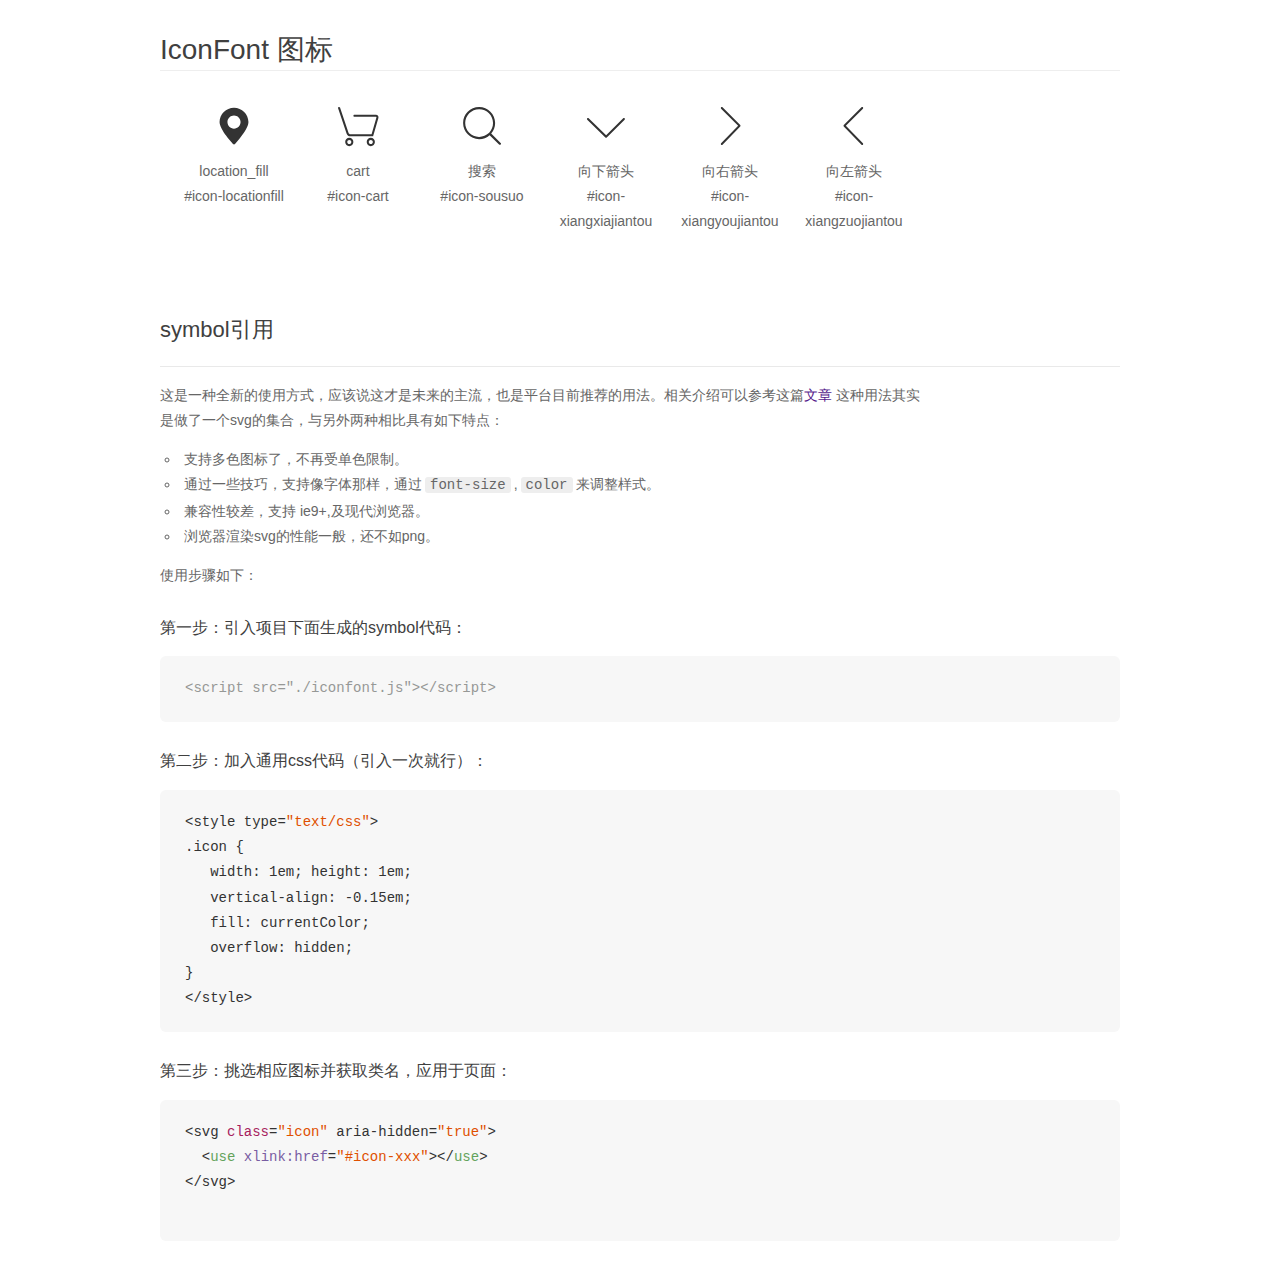
<file: 商城网页/css/新建文件夹/demo_symbol.html>
<!DOCTYPE html>
<html>
<head>
    <meta charset="utf-8"/>
    <title>IconFont</title>
    <link rel="stylesheet" href="demo.css">
    <script src="iconfont.js"></script>

    <style type="text/css">
        .icon {
          /* 通过设置 font-size 来改变图标大小 */
          width: 1em; height: 1em;
          /* 图标和文字相邻时，垂直对齐 */
          vertical-align: -0.15em;
          /* 通过设置 color 来改变 SVG 的颜色/fill */
          fill: currentColor;
          /* path 和 stroke 溢出 viewBox 部分在 IE 下会显示
             normalize.css 中也包含这行 */
          overflow: hidden;
        }

    </style>
</head>
<body>
    <div class="main markdown">
        <h1>IconFont 图标</h1>
        <ul class="icon_lists clear">
            
                <li>
                    <svg class="icon" aria-hidden="true">
                        <use xlink:href="#icon-locationfill"></use>
                    </svg>
                    <div class="name">location_fill</div>
                    <div class="fontclass">#icon-locationfill</div>
                </li>
            
                <li>
                    <svg class="icon" aria-hidden="true">
                        <use xlink:href="#icon-cart"></use>
                    </svg>
                    <div class="name">cart</div>
                    <div class="fontclass">#icon-cart</div>
                </li>
            
                <li>
                    <svg class="icon" aria-hidden="true">
                        <use xlink:href="#icon-sousuo"></use>
                    </svg>
                    <div class="name">搜索</div>
                    <div class="fontclass">#icon-sousuo</div>
                </li>
            
                <li>
                    <svg class="icon" aria-hidden="true">
                        <use xlink:href="#icon-xiangxiajiantou"></use>
                    </svg>
                    <div class="name">向下箭头</div>
                    <div class="fontclass">#icon-xiangxiajiantou</div>
                </li>
            
                <li>
                    <svg class="icon" aria-hidden="true">
                        <use xlink:href="#icon-xiangyoujiantou"></use>
                    </svg>
                    <div class="name">向右箭头</div>
                    <div class="fontclass">#icon-xiangyoujiantou</div>
                </li>
            
                <li>
                    <svg class="icon" aria-hidden="true">
                        <use xlink:href="#icon-xiangzuojiantou"></use>
                    </svg>
                    <div class="name">向左箭头</div>
                    <div class="fontclass">#icon-xiangzuojiantou</div>
                </li>
            
        </ul>


        <h2 id="symbol-">symbol引用</h2>
        <hr>

        <p>这是一种全新的使用方式，应该说这才是未来的主流，也是平台目前推荐的用法。相关介绍可以参考这篇<a href="">文章</a>
        这种用法其实是做了一个svg的集合，与另外两种相比具有如下特点：</p>
        <ul>
          <li>支持多色图标了，不再受单色限制。</li>
          <li>通过一些技巧，支持像字体那样，通过<code>font-size</code>,<code>color</code>来调整样式。</li>
          <li>兼容性较差，支持 ie9+,及现代浏览器。</li>
          <li>浏览器渲染svg的性能一般，还不如png。</li>
        </ul>
        <p>使用步骤如下：</p>
        <h3 id="-symbol-">第一步：引入项目下面生成的symbol代码：</h3>
        <pre><code class="lang-js hljs javascript"><span class="hljs-comment">&lt;script src="./iconfont.js"&gt;&lt;/script&gt;</span></code></pre>
        <h3 id="-css-">第二步：加入通用css代码（引入一次就行）：</h3>
        <pre><code class="lang-js hljs javascript">&lt;style type=<span class="hljs-string">"text/css"</span>&gt;
.icon {
   width: <span class="hljs-number">1</span>em; height: <span class="hljs-number">1</span>em;
   vertical-align: <span class="hljs-number">-0.15</span>em;
   fill: currentColor;
   overflow: hidden;
}
&lt;<span class="hljs-regexp">/style&gt;</span></code></pre>
        <h3 id="-">第三步：挑选相应图标并获取类名，应用于页面：</h3>
        <pre><code class="lang-js hljs javascript">&lt;svg <span class="hljs-class"><span class="hljs-keyword">class</span></span>=<span class="hljs-string">"icon"</span> aria-hidden=<span class="hljs-string">"true"</span>&gt;<span class="xml"><span class="hljs-tag">
  &lt;<span class="hljs-name">use</span> <span class="hljs-attr">xlink:href</span>=<span class="hljs-string">"#icon-xxx"</span>&gt;</span><span class="hljs-tag">&lt;/<span class="hljs-name">use</span>&gt;</span>
</span>&lt;<span class="hljs-regexp">/svg&gt;
        </span></code></pre>
    </div>
</body>
</html>
</file>
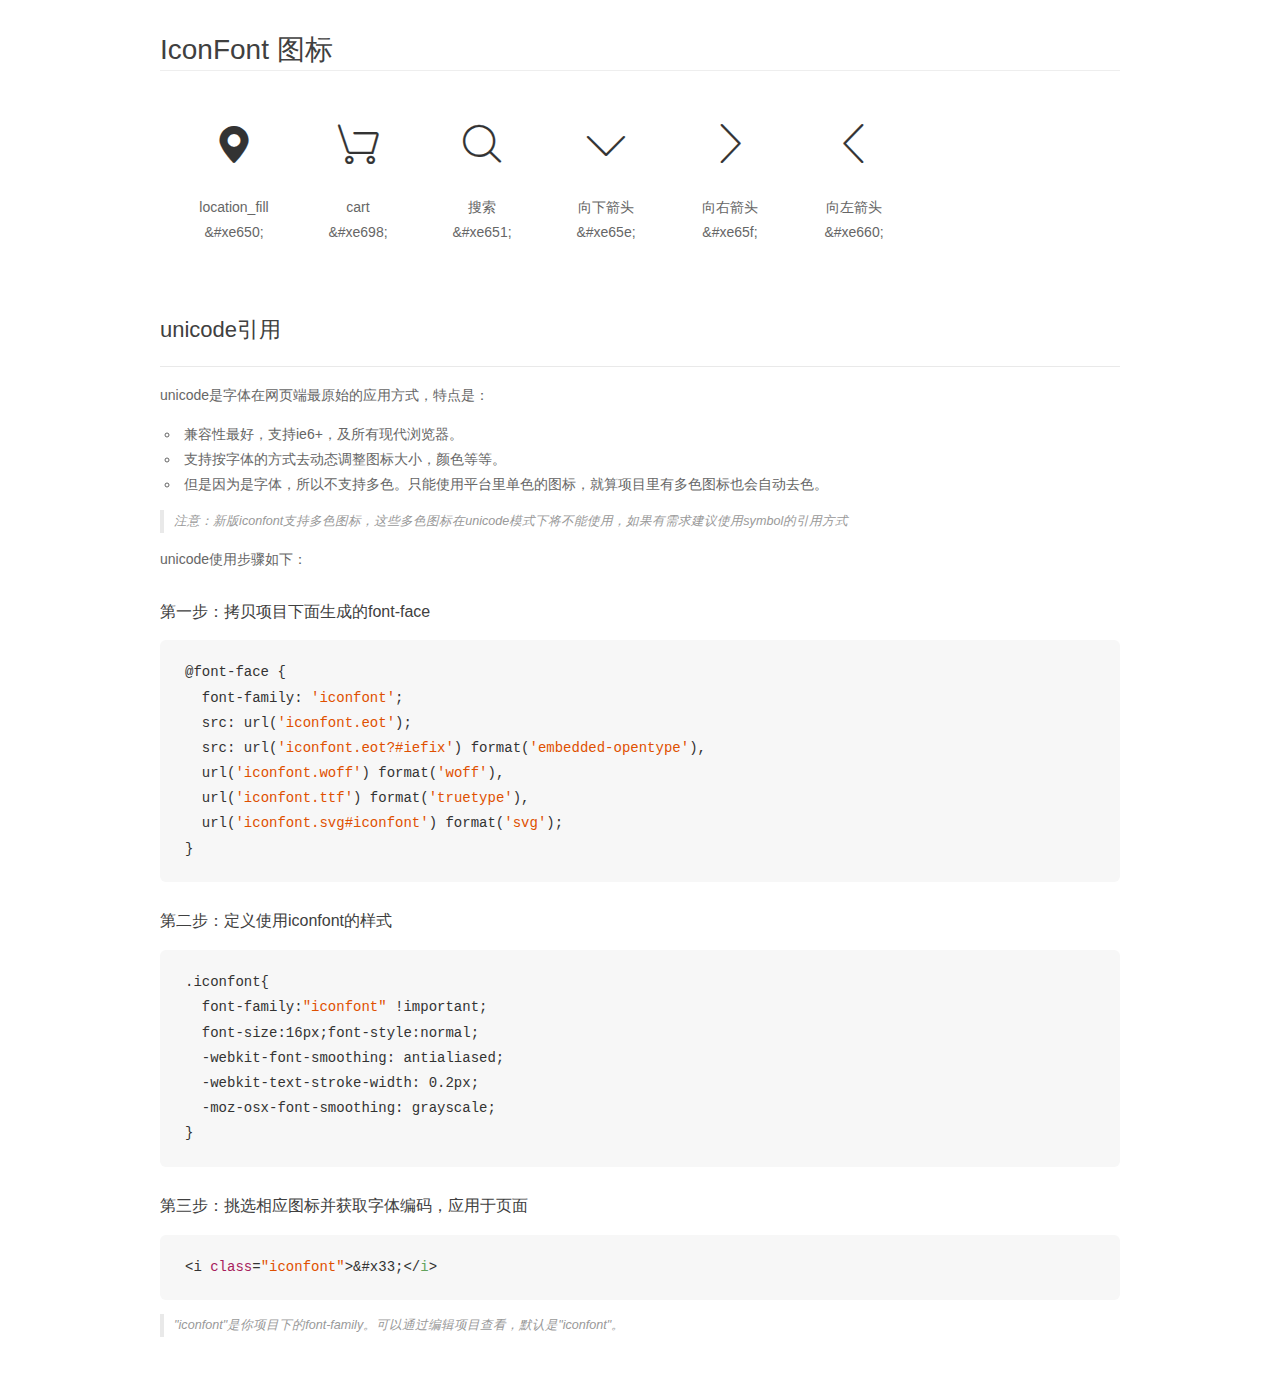
<file: 商城网页/css/新建文件夹/demo_unicode.html>
<!DOCTYPE html>
<html>
<head>
    <meta charset="utf-8"/>
    <title>IconFont</title>
    <link rel="stylesheet" href="demo.css">

    <style type="text/css">

        @font-face {font-family: "iconfont";
          src: url('iconfont.eot'); /* IE9*/
          src: url('iconfont.eot#iefix') format('embedded-opentype'), /* IE6-IE8 */
          url('iconfont.woff') format('woff'), /* chrome, firefox */
          url('iconfont.ttf') format('truetype'), /* chrome, firefox, opera, Safari, Android, iOS 4.2+*/
          url('iconfont.svg#iconfont') format('svg'); /* iOS 4.1- */
        }

        .iconfont {
          font-family:"iconfont" !important;
          font-size:16px;
          font-style:normal;
          -webkit-font-smoothing: antialiased;
          -webkit-text-stroke-width: 0.2px;
          -moz-osx-font-smoothing: grayscale;
        }

    </style>
</head>
<body>
    <div class="main markdown">
        <h1>IconFont 图标</h1>
        <ul class="icon_lists clear">
            
                <li>
                <i class="icon iconfont">&#xe650;</i>
                    <div class="name">location_fill</div>
                    <div class="code">&amp;#xe650;</div>
                </li>
            
                <li>
                <i class="icon iconfont">&#xe698;</i>
                    <div class="name">cart</div>
                    <div class="code">&amp;#xe698;</div>
                </li>
            
                <li>
                <i class="icon iconfont">&#xe651;</i>
                    <div class="name">搜索</div>
                    <div class="code">&amp;#xe651;</div>
                </li>
            
                <li>
                <i class="icon iconfont">&#xe65e;</i>
                    <div class="name">向下箭头</div>
                    <div class="code">&amp;#xe65e;</div>
                </li>
            
                <li>
                <i class="icon iconfont">&#xe65f;</i>
                    <div class="name">向右箭头</div>
                    <div class="code">&amp;#xe65f;</div>
                </li>
            
                <li>
                <i class="icon iconfont">&#xe660;</i>
                    <div class="name">向左箭头</div>
                    <div class="code">&amp;#xe660;</div>
                </li>
            
        </ul>
        <h2 id="unicode-">unicode引用</h2>
        <hr>

        <p>unicode是字体在网页端最原始的应用方式，特点是：</p>
        <ul>
        <li>兼容性最好，支持ie6+，及所有现代浏览器。</li>
        <li>支持按字体的方式去动态调整图标大小，颜色等等。</li>
        <li>但是因为是字体，所以不支持多色。只能使用平台里单色的图标，就算项目里有多色图标也会自动去色。</li>
        </ul>
        <blockquote>
        <p>注意：新版iconfont支持多色图标，这些多色图标在unicode模式下将不能使用，如果有需求建议使用symbol的引用方式</p>
        </blockquote>
        <p>unicode使用步骤如下：</p>
        <h3 id="-font-face">第一步：拷贝项目下面生成的font-face</h3>
        <pre><code class="lang-js hljs javascript">@font-face {
  font-family: <span class="hljs-string">'iconfont'</span>;
  src: url(<span class="hljs-string">'iconfont.eot'</span>);
  src: url(<span class="hljs-string">'iconfont.eot?#iefix'</span>) format(<span class="hljs-string">'embedded-opentype'</span>),
  url(<span class="hljs-string">'iconfont.woff'</span>) format(<span class="hljs-string">'woff'</span>),
  url(<span class="hljs-string">'iconfont.ttf'</span>) format(<span class="hljs-string">'truetype'</span>),
  url(<span class="hljs-string">'iconfont.svg#iconfont'</span>) format(<span class="hljs-string">'svg'</span>);
}
</code></pre>
        <h3 id="-iconfont-">第二步：定义使用iconfont的样式</h3>
        <pre><code class="lang-js hljs javascript">.iconfont{
  font-family:<span class="hljs-string">"iconfont"</span> !important;
  font-size:<span class="hljs-number">16</span>px;font-style:normal;
  -webkit-font-smoothing: antialiased;
  -webkit-text-stroke-width: <span class="hljs-number">0.2</span>px;
  -moz-osx-font-smoothing: grayscale;
}
</code></pre>
        <h3 id="-">第三步：挑选相应图标并获取字体编码，应用于页面</h3>
        <pre><code class="lang-js hljs javascript">&lt;i <span class="hljs-class"><span class="hljs-keyword">class</span></span>=<span class="hljs-string">"iconfont"</span>&gt;&amp;#x33;<span class="xml"><span class="hljs-tag">&lt;/<span class="hljs-name">i</span>&gt;</span></span></code></pre>

        <blockquote>
        <p>"iconfont"是你项目下的font-family。可以通过编辑项目查看，默认是"iconfont"。</p>
        </blockquote>
    </div>


</body>
</html>
</file>
<file: 宣传页展示/static/css/main.css>
/*=========================================================
mgxf-header start==============================================*/

#mg-header {
    width: 100%;
    height: 116px;
    background: #000;
}

#mg-header .bottom {
    border-bottom: 1px solid #92be2c;
    overflow: hidden;
}

#mg-header .header-l {
    width: 480px;
    height: 115px;
    background: #000;
    overflow: hidden;
    display: inline-block;
}

#mg-header .header-logo {
    width: 115px;
    height: 40px;
    float: left;
    margin-left: 55px;
    margin-top: 37px;
}

#mg-header .header-logo a {
    display: inline-block;
    width: 100%;
    height: 100%;
}

#mg-header .header-logo a img {
    width: 100%;
    height: 100%;
}

#mg-header .header-id {
    font-size: 20px;
    padding-left: 3px;
    height: 37px;
    float: left;
    margin-top: 37px;
    color: #fff;
    border-left: 3px solid #fff;
    letter-spacing: 3px;
    line-height: 34px;
}

#mg-header .header-r {
    display: inline-block;
    /*line-height: 115px;*/
    margin: 47px 0 0 14px;
    position: relative;
}

#mg-header .header-r ul li {
    display: inline-block;
    padding: 0 0 0 23px;
    font-size: 15px;
}

#mg-header .header-r ul li a {
    color: #92be2c;
}

#mg-header .header-r .ljzx {
    position: absolute;
    top: -8px;
    right: -112px;
    width: 100px;
    height: 30px;
}


/*=========================================================
mgxf-header end==============================================*/


/*=========================================================
mgxf-banner start==============================================*/

#mg-banner {
    width: 100%;
    height: 520px;
    background: #000;
    /*position: relative;*/
}

#mg-banner .ban {
    position: relative;
    height: 100%;
    width: 960px;
}

#mg-banner .banner-font {
    width: 750px;
    height: 335px;
    padding: 80px 0 0 60px
}

#mg-banner .banner-font .p1 {
    font-size: 25px;
    color: #92be2c;
}

#mg-banner .banner-font .p1 span {
    display: inline-block;
    border-top: 2px solid #92be2c;
}

#mg-banner .banner-font h2 {
    font-size: 42px;
    /*color: #ffffff;*/
    background: -webkit-linear-gradient(left, #a0a0a0, #ffffff);
    -webkit-background-clip: text;
    -webkit-text-fill-color: transparent;
}

#mg-banner .banner-font .p2 {
    font-size: 25px;
    color: #f6f6f6;
    margin-top: 16px;
}

#mg-banner .bttn {
    width: 160px;
    font-size: 21px;
    color: #fff;
    height: 45px;
    margin-top: 70px;
    background: #ccc;
}

#mg-banner .superman {
    width: 590px;
    height: 460px;
    position: absolute;
    bottom: 0px;
    right: -168px;
}

#mg-banner .superman img {
    width: 95%;
    height: 95%;
    margin-top: 25px;
}


/*=========================================================
mgxf-banner end==============================================*/


/*=========================================================
mgxf-button start==============================================*/

#mg-button {
    height: 130px;
    width: 100%;
    background: #292828;
}

#mg-button .bt {
    width: 960px;
    height: 133px;
    /*background: #ccc;*/
    display: flex;
    justify-content: center;
    align-items: center;
}

#mg-button ul li {
    display: inline-block;
    width: 75px;
    height: 75px;
    border-radius: 50%;
    margin: 0 30px;
    position: relative;
    transform: rotate(0);
    transition: transform ease .06;
    -webkit-transition-property: all;
    transition-property: all;
    -webkit-transition-duration: .6s;
    transition-duration: .6s;
    -webkit-transition-timing-function: ease;
    transition-timing-function: ease;
}

#mg-button ul li a {
    display: inline-block;
    width: 100%;
    height: 100%;
}

#mg-button .btn-li1 {
    background: #92be2c;
}

#mg-button .btn-li2 {
    background: #05a0e6;
}

#mg-button .btn-li3 {
    background: #e62f22;
}

#mg-button ul li i {
    position: absolute;
    top: 15px;
    left: 13px;
    width: 50px;
    height: 50px;
    display: inline-block;
    /*background: #ccc*/
}

#mg-button .btn-html {
    background: url(../images/common/Sprites.png);
    background-position-x: -7px;
    background-position-y: -4px;
    background-size: 519px;
}

#mg-button .btn-css {
    background: url(../images/common/Sprites.png);
    background-position-x: -7px;
    background-position-y: -60px;
    background-size: 519px;
}

#mg-button .btn-js {
    background: url(../images/common/Sprites.png);
    background-position-x: -7px;
    background-position-y: -108px;
    background-size: 519px;
}

#mg-button .btn-li1:hover,
#mg-button .btn-li2:hover,
#mg-button .btn-li3:hover {
    transform: rotateY(180deg);
    transition: transform ease .6;
}


/*=========================================================
mgxf-button end==============================================*/


/*=========================================================
mgxf-salary start==============================================*/

#mg-salary {
    background-color: #000;
    height: 610px;
    background-image: url(../images/common/Spark.png);
    background-repeat: no-repeat;
    background-position: 0px 0px;
    background-size: 630px 610px;
}

#mg-salary .mg-salary-content {
    display: flex;
    flex-flow: row nowrap;
    align-items: center;
    justify-content: center;
    height: 610px;
}

#mg-salary .mg-salary-content .content-left {
    width: 420px;
    height: 350px;
    display: flex;
    flex-direction: column;
    justify-content: space-between;
}

#mg-salary .mg-salary-content .content-left img {
    width: 420px;
}

#mg-salary .mg-salary-content .content-left p {
    display: block;
    text-align: center;
    font-size: 14px;
    height: 26px;
    line-height: 26px;
    color: #f6f6f6;
}

#mg-salary .mg-salary-content .content-right {
    width: 465px;
    height: 440px;
    display: flex;
    flex-direction: column;
    justify-content: space-between;
    padding-left: 15px;
}

#mg-salary .mg-salary-content .content-right .right-top {
    height: 95px;
}

#mg-salary .mg-salary-content .content-right .right-top p:nth-child(1) {
    display: block;
    height: 40px;
    line-height: 40px;
    color: #92be2c;
    font-size: 25px;
}

#mg-salary .mg-salary-content .content-right .right-top p span {
    display: inline-block;
    border-top: 1px solid #92be2c;
}

#mg-salary .mg-salary-content .content-right .right-top p:nth-child(2) {
    display: block;
    height: 60px;
    line-height: 60px;
    color: #a0a0a0;
    font-size: 50px;
}

#mg-salary .mg-salary-content .content-right .right-bottom .right-intro p {
    font-size: 17px;
    color: #f6f6f6;
    display: inline-block;
    height: 25px;
    line-height: 25px;
}

#mg-salary .mg-salary-content .content-right .right-bottom .right-button {
    width: 160px;
    height: 45px;
    background-color: #fffca2;
    margin-top: 20px;
}

#mg-salary .mg-salary-content .content-slide {
    width: 65px;
    height: 487px;
    background-size: 915px;
    background-image: url(../images/common/Sprites.png);
    background-position: -692px 93px;
    position: relative;
    top: 50px;
}


/*=========================================================
mgxf-salary end==============================================*/


/*=========================================================
mgxf-advantage start ==============================================*/

#mg-advantage {
    width: 100%;
    background-color: #252525;
}

#mg-advantage .w-960 {
    overflow: hidden;
    padding: 50px 0 63px;
}

#mg-advantage .click-wrapper {
    width: 100px;
    margin: 0 auto;
    padding-bottom: 45px;
}

#mg-advantage .click-wrapper .pic {
    margin-left: 18px;
    width: 65px;
    height: 65px;
    border-radius: 50%;
    background-color: #92be2c;
}

#mg-advantage .click-wrapper p {
    padding-top: 10px;
    color: #fff;
    font-size: 21px;
    text-align: center;
}

#mg-advantage .line {
    position: relative;
    height: 1px;
    background-color: #6AA300;
    border: 1px solid #6AA300;
}

#mg-advantage .line .line-middle {
    position: absolute;
    top: 50%;
    left: 50%;
    width: 95px;
    height: 5px;
    margin-left: -47px;
    margin-top: -3px;
    background-color: #6AA300;
    border: 1px solid #6AA300;
}

#mg-advantage .content {
    width: 840px;
    margin: 0 auto;
    padding-top: 37px;
}

#mg-advantage .content .item.first {}

#mg-advantage .content .item.first {
    text-align: left;
}

#mg-advantage .content .item {
    float: left;
    width: 410px;
    height: 275px;
    margin: 5px;
    padding: 14px;
    text-align: center;
    background-color: #7DA226;
}

#mg-advantage .content .item.first {
    padding: 51px 14px 14px;
    text-align: left;
    background: url("../images/common/dialog-green.png") no-repeat 0 0;
    background-size: 140px 220px;
}

#mg-advantage .content .item.first h3 {
    margin-bottom: 0;
    padding-top: 16px;
}

#mg-advantage .content .item h3 {
    margin-bottom: 10px;
}

#mg-advantage .content .item .title-line {
    width: 46px;
    height: 1px;
    margin: 5px auto 10px;
    background: #fff;
    border: 1px solid #fff;
}

#mg-advantage .content .item:nth-child(1) {
    background-color: #252525;
}

#mg-advantage .content .item:nth-child(4) {
    position: relative;
    background-color: #000;
}

#mg-advantage .content .item:nth-child(4) p {
    margin-top: 75px;
}

#mg-advantage .content .item:nth-child(4)::after {
    position: absolute;
    top: 0;
    left: 0;
    content: "";
    display: block;
    width: 200px;
    border: 10px solid transparent;
    box-shadow: 90px 110px 139px #fff;
    border-radius: 50%;
}

#mg-advantage .content .item .click-for-more {
    position: relative;
    width: 100px;
    height: 32px;
    margin: 33px auto 0;
    background-color: #8B0000;
}

#mg-advantage .content .item .click-for-more::after {
    content: "+";
    position: absolute;
    color: #fff;
    top: -24px;
    left: 45%;
}

#mg-advantage .content .item.can-do-wt ul {
    vertical-align: middle;
    margin-top: 20px;
}

#mg-advantage .content .item.can-do-wt ul li {
    display: inline-block;
    margin-right: -5px;
}

#mg-advantage .content .item.can-do-wt ul .apple {
    width: 51px;
    height: 58px;
    background: url(../images/common/Sprites.png) no-repeat -111px 0;
    background-size: 480px;
}

#mg-advantage .content .item.can-do-wt ul .chrome {
    width: 46px;
    height: 49px;
    background: url(../images/common/Sprites.png) no-repeat -110px -57px;
    background-size: 480px;
}

#mg-advantage .content .item.can-do-wt ul .handle {
    width: 58px;
    height: 31px;
    margin-bottom: 10px;
    background: url(../images/common/Sprites.png) no-repeat -96px -107px;
    background-size: 480px;
}

#mg-advantage .content .item.can-do-wt ul .wechat {
    width: 78px;
    height: 50px;
    background: url(../images/common/Sprites.png) no-repeat -91px -143px;
    background-size: 480px;
}

#mg-advantage .content .item.can-do-wt ul .pc {
    width: 60px;
    height: 51px;
    background: url(../images/common/Sprites.png) no-repeat -103px -191px;
    background-size: 480px;
}

#mg-advantage .content .item.can-do-wt ul .set {
    width: 63px;
    height: 53px;
    background: url(../images/common/Sprites.png) no-repeat -103px -240px;
    background-size: 480px;
}


/*=========================================================
mgxf-advantage end==============================================*/


/*=========================================================
mgxf-achievement start==============================================*/

#mg-achievement {
    width: 100%;
    background-color: #000;
    padding-bottom: 90px;
}

#mg-achievement .w-960 {
    position: relative;
    padding-top: 55px;
}

#mg-achievement .side-bar {
    position: absolute;
    top: 50%;
    width: 25px;
    height: 475px;
    margin-top: -237.5px;
    background: url(../images/common/side-left-bar.png) no-repeat;
    background-size: 25px 475px;
}

#mg-achievement .side-bar:nth-child(1) {
    left: -12px;
}

#mg-achievement .content {
    width: 840px;
    margin: 37px auto 0;
}

#mg-achievement .content h3 {
    color: #92be2c;
    font-size: 25px;
}

#mg-achievement .content .instruction {
    color: #f6f6f6;
}


/*====================================================================
achievement salary table==============================================*/

#mg-achievement .content .table-head {
    padding-top: 40px;
    overflow: hidden;
}

#mg-achievement .content .table-head .name,
#mg-achievement .content .table-head .sex,
#mg-achievement .content .table-head .education,
#mg-achievement .content .table-head .salary,
#mg-achievement .content .table-head .welfare {
    float: left;
    width: 87px;
    height: 30px;
    line-height: 30px;
    text-align: center;
    margin-bottom: 1px;
    margin-right: 1px;
    border: 1px solid #bee026;
}

#mg-achievement .content .table-head .school {
    float: left;
    width: 150px;
    height: 30px;
    line-height: 30px;
    text-align: center;
    margin-bottom: 1px;
    margin-right: 1px;
    border: 1px solid #bee026;
}

#mg-achievement .content .table-head .company {
    float: left;
    width: 230px;
    height: 30px;
    text-align: center;
    margin-bottom: 1px;
    margin-right: 1px;
    border: 1px solid #bee026;
}

#mg-achievement .content .table-head div:nth-child(1),
#mg-achievement .content .table-head div:nth-child(3),
#mg-achievement .content .table-head div:nth-child(5),
#mg-achievement .content .table-head div:nth-child(7) {
    background: #205400;
}

#mg-achievement .content .table-head div:nth-child(2),
#mg-achievement .content .table-head div:nth-child(4),
#mg-achievement .content .table-head div:nth-child(6) {
    background: #022c00;
}

#mg-achievement .content .salary-data {
    position: relative;
    width: 820px;
    height: 300px;
    overflow: hidden;
}

#mg-achievement .salary-data table {
    position: absolute;
    top: 0;
    left: 0;
    width: 100%;
}

#mg-achievement .content .salary-data table tr,
#mg-achievement .content .salary-data table td {
    height: 30px;
    text-align: center;
    background-color: #171717;
    border: 1px solid #000;
}

#mg-achievement .salary-data .name,
#mg-achievement .salary-data .sex,
#mg-achievement .salary-data .education,
#mg-achievement .salary-data .salary,
#mg-achievement .salary-data .welfare {
    margin-right: 1px;
    width: 87px;
}

#mg-achievement .salary-data .school {
    margin-right: 1px;
    width: 150px;
}

#mg-achievement .salary-data .company {
    margin-right: 1px;
    width: 230px;
}

#mg-achievement .content .salary-data .light {
    background-color: #232323;
}

#mg-achievement .content .mor-data {
    width: 195px;
    height: 38px;
    margin: 30px auto 0;
}


/*=========================================================
mgxf-achievement end==============================================*/


/*=========================================================
mgxf-promise start==============================================*/

#mg-promise {
    width: 100%;
    height: 500px;
    background-color: #141414;
}

#mg-promise .wrapper {
    position: relative;
    width: 960px;
    margin: 0 auto;
}

#mg-promise .wrapper .both-sides {
    width: 25px;
    height: 314px;
    background-size: 700px;
    background-image: url(../images/common/Sprites.png);
    background-position: -546px 57px;
    position: absolute;
    top: 20px;
}

#mg-promise .wrapper .both-sides:nth-child(1) {
    left: -12px;
}

#mg-promise .wrapper .both-sides:nth-child(2) {
    left: 948px;
}

#mg-promise .wrapper p {
    text-align: center;
}

#mg-promise .wrapper .promise-title {
    color: #fff;
    padding-top: 50px;
}

#mg-promise .wrapper .promise-dimension {
    color: #fff;
    padding-top: 15px;
}

#mg-promise .promise-content {
    width: 610px;
    margin: 0 auto;
    padding-top: 35px;
    overflow: hidden;
}

#mg-promise .promise-content>div {
    width: 120px;
    height: 150px;
    float: left;
    position: relative;
    text-align: center;
}

#mg-promise .promise-content>div>p {
    position: absolute;
    width: 120px;
    margin: 0 auto;
}

#mg-promise .promise-content img {
    animation: circle 1s infinite linear;
    -webkit-animation: circle 1s infinite linear;
    -moz-animation: circle 1s infinite linear;
    -o-animation: circle 1s infinite linear;
    /*匀速 循环*/
}

@keyframes circle {
    0% {
        transform: rotate(0deg);
    }
    100% {
        transform: rotate(-360deg);
    }
}

@-moz-keyframes circle {
    0% {
        transform: rotate(0deg);
    }
    100% {
        transform: rotate(-360deg);
    }
}

@-o-keyframes circle {
    0% {
        transform: rotate(0deg);
    }
    100% {
        transform: rotate(-360deg);
    }
}

@-webkit-keyframes circle {
    0% {
        transform: rotate(0deg);
    }
    100% {
        transform: rotate(-360deg);
    }
}

#mg-promise .promise-content .margin-l {
    margin-left: 125px;
}

#mg-promise .promise-content .font21 {
    color: #92bd2c;
    top: 40px;
}

#mg-promise .promise-content .font12 {
    color: #fff;
    top: 120px;
}

#mg-promise .mart {
    margin: 43px auto 0;
}


/*=========================================================
mgxf-promise end==============================================*/


/*=========================================================
mgxf-special start==============================================*/

#mg-special {
    width: 100%;
    height: 700px;
    background-color: #252525;
}

#mg-special .wrapper {
    position: relative;
    width: 960px;
    margin: 0 auto;
}

#mg-special .line {
    width: 100%;
    height: 55px;
    border-bottom: 1px solid #DB0A1F;
}

#mg-special .middle-line {
    height: 100%;
    width: 95px;
    border-bottom: 5px solid #DB0A1F;
    /*margin: 0 auto;*/
    position: relative;
    top: 3px;
    animation: myfirst 4s linear .01s infinite alternate;
    /* Firefox: */
    -moz-animation: myfirst 4s linear .01s infinite alternate;
    /* Safari and Chrome: */
    -webkit-animation: myfirst 4s linear .01s infinite alternate;
    /* Opera: */
    -o-animation: myfirst 4s linear .01s infinite alternate;
}

@keyframes myfirst {
    0% {
        left: 0px;
        top: 3px;
    }
    50% {
        left: 865px;
        top: 3px;
    }
    100% {
        left: 0px;
        top: 3px;
    }
}

@-moz-keyframes myfirst
/* Firefox */

{
    0% {
        left: 0px;
        top: 3px;
    }
    50% {
        left: 865px;
        top: 3px;
    }
    100% {
        left: 0px;
        top: 3px;
    }
}

@-webkit-keyframes myfirst
/* Safari and Chrome */

{
    0% {
        left: 0px;
        top: 3px;
    }
    50% {
        left: 865px;
        top: 3px;
    }
    100% {
        left: 0px;
        top: 3px;
    }
}

@-o-keyframes myfirst
/* Opera */

{
    0% {
        left: 0px;
        top: 3px;
    }
    50% {
        left: 865px;
        top: 3px;
    }
    100% {
        left: 0px;
        top: 3px;
    }
}

#mg-special .font34,
#mg-special .font17 {
    color: #fff;
    text-align: center;
}

#mg-special .title-up {
    padding-top: 20px;
}

#mg-special .title-down {
    padding-top: 8px;
}

#mg-special .special-content {
    width: 821px;
    height: 350px;
    margin: 35px auto 0;
    text-align: center;
}

#mg-special .promise-brand,
.promise-education,
.promise-course,
.promise-item,
.promise-teachers,
.promise-teaching,
.promise-job,
.promise-ensure {
    width: 200px;
    height: 170px;
    float: left;
}

#mg-special .promise-brand,
.promise-course,
.promise-teaching,
.promise-ensure {
    background-color: #C2081C;
}

#mg-special .promise-education,
.promise-item,
.promise-teachers,
.promise-job {
    background-color: #181818;
}

#mg-special .promise-education,
.promise-course,
.promise-item,
.promise-teaching,
.promise-job,
.promise-ensure {
    margin-left: 7px;
}

#mg-special .promise-teachers,
.promise-teaching,
.promise-job,
.promise-ensure {
    margin-top: 7px;
}

#mg-special .background-shadow {
    width: 1px;
    height: 1px;
    background-color: #fff;
    position: relative;
    top: 95px;
    left: 99px;
    box-shadow: 0 0 138px 24px #fff;
}

#mg-special .top-line {
    width: 32px;
    border-bottom: 2px solid #fff;
    position: relative;
    top: 29px;
    left: 84px;
}

#mg-special .name,
.intro {
    color: #fff;
}

#mg-special .name {
    padding-top: 29px;
}

#mg-special .intro {
    padding-top: 9px;
}

#mg-special .click {
    width: 65px;
    height: 65px;
    background-color: #C2081C;
    border-radius: 50%;
    margin: 20px auto 0;
}

#mg-special .bottom-title {
    text-align: center;
    padding: 10px;
}

#mg-special .bottom-title p {
    color: #fff;
}


/*=========================================================
mgxf-special end==============================================*/


/*=========================================================
mgxf-teacher start==============================================*/

#mg-teacher {
    width: 100%;
    height: 100%;
    background: #252525;
    overflow-x: hidden;
    padding: 10px 0;
}

#mg-teacher .teacher-container {
    position: relative;
    border-top: 1px solid #3a5c9c;
    background: #252525;
    padding: 50px 0;
}

#mg-teacher .teacher-bold-line {
    position: absolute;
    width: 95px;
    height: 5px;
    background: #3a5c9c;
    top: -3px;
    animation: mythird 4s linear .01s infinite alternate;
    /* Firefox: */
    -moz-animation: mythird 4s linear .01s infinite alternate;
    /* Safari and Chrome: */
    -webkit-animation: mythird 4s linear .01s infinite alternate;
    /* Opera: */
    -o-animation: mythird 4s linear .01s infinite alternate;
}

@keyframes mythird {
    0% {
        left: 0px;
        top: -3px;
    }
    50% {
        left: 865px;
        top: -3px;
    }
    100% {
        left: 0px;
        top: -3px;
    }
}

@-moz-keyframes mythird
/* Firefox */

{
    0% {
        left: 0px;
        top: -3px;
    }
    50% {
        left: 865px;
        top: -3px;
    }
    100% {
        left: 0px;
        top: -3px;
    }
}

@-webkit-keyframes mythird
/* Safari and Chrome */

{
    0% {
        left: 0px;
        top: -3px;
    }
    50% {
        left: 865px;
        top: -3px;
    }
    100% {
        left: 0px;
        top: -3px;
    }
}

@-o-keyframes mythird
/* Opera */

{
    0% {
        left: 0px;
        top: -3px;
    }
    50% {
        left: 865px;
        top: -3px;
    }
    100% {
        left: 0px;
        top: -3px;
    }
}

#mg-teacher .teacher-content {
    width: 840px;
    margin: 0 auto;
    overflow: hidden;
    background: #252525;
    padding-top: 40px;
}

#mg-teacher .teacher-content li {
    list-style: none;
    float: left;
    width: 410px;
    height: 275px;
    margin-bottom: 5px;
    margin-left: 5px;
    /*background: #3a5c9c;*/
}


/*这里不加important无法覆盖 为啥呢*/

#mg-teacher .teacher-blackbackground {
    background: #000 !important;
}

#mg-teacher .teacher-blackbackground::after {
    content: "";
    display: inline-block;
    width: 50%;
    border: 20px solid transparent;
    border-radius: 50%;
    box-shadow: 75px 110px 224px #fff;
}

#mg-teacher .teacher-content .teacher-content-item {
    width: 100%;
    margin: 0 auto;
    position: relative;
    height: 100%;
    background: #3a5c9c;
}

#mg-teacher .teacher-content-item p {
    font-size: 12px;
}

#mg-teacher .teacher-content-title {
    width: 100%;
    height: 100%;
    position: relative;
}

#mg-teacher .teacher-content-title-content {
    position: absolute;
    top: 40px;
    left: 118px;
}

#mg-teacher .teacher-content-dialog {
    position: absolute;
    left: 95px;
    top: -27px;
}

#mg-teacher .teacher-content-dialog img {
    width: 140px;
    height: 220px;
}

#mg-teacher .teacher-pic {
    width: 100px;
    height: 120px;
    background-image: url("../images/teacher/teacher.png");
    background-repeat: no-repeat;
    background-size: 100%;
    position: absolute;
    top: 50%;
    margin-top: -60px;
    margin-left: 10px;
}

#mg-teacher .introdu-title {
    position: absolute;
    left: 116px;
    top: 55px;
}

#mg-teacher .introdu-experience {
    width: 280px;
    /*height: 70px;*/
    position: absolute;
    top: 153px;
    left: 114px;
    overflow: hidden;
}

#mg-teacher .introdu-content {
    float: left;
}

#mg-teacher .introdu-logo {
    float: right;
    background-image: url(../images/common/Sprites.png);
    width: 92px;
    /* background-size: 100%; */
    background-repeat: no-repeat;
    background-size: 510px;
}


/*雪碧图的轮转 /(ㄒoㄒ)/~~ */

.pic0 {
    background-position: 0 0;
    height: 70px;
}

.logo0 {
    background-position: -180px 0;
    height: 92px;
}

.pic1 {
    background-position: 0 -143px;
}

.logo1 {
    background-position: -180px -90px;
    height: 70px;
}

.pic2 {
    background-position: 0 -285px;
}

.logo2 {
    background-position: -180px -157px;
    height: 70px;
}

.pic3 {
    background-position: 0 -427px;
}

.logo3 {
    background-position: -186px -225px;
    height: 90px;
}

.pic4 {
    background-position: 0 -569px;
}

.logo4 {
    background-position: -186px -315px;
    height: 90px;
}

#mg-teacher .teacher-footer {
    width: 80%;
    height: 130px;
    background: #252525;
    margin: 10px auto;
    display: flex;
    justify-content: center;
    padding-bottom: 20px;
}

#mg-teacher .teacher-footer-content {
    padding: 20px 0;
    text-align: center;
}

#mg-teacher .teacher-btn {
    width: 65px;
    height: 65px;
    margin: 10px auto;
    border-radius: 50%;
    background: #426ab6;
}


/*=========================================================
mgxf-teacher end==============================================*/


/*=========================================================
mgxf-program start==============================================*/

#mg-program .mg-program-container {
    background: #000;
    display: flex;
    justify-content: center;
    flex-wrap: wrap;
    text-align: center;
    background-image: url("../images/common/Spark.png");
    background-repeat: no-repeat;
    background-size: 100% 100%;
    padding: 40px 0;
}

#mg-program .program-wrapper {
    width: 80%;
    padding: 30px 0;
}

#mg-program .swiper-container {
    width: 80%;
    height: 300px;
    margin: 20px auto;
}

#mg-program .swiper-slide {
    text-align: center;
    font-size: 18px;
    background: transparent;
    /* Center slide text vertically */
    display: -webkit-box;
    display: -ms-flexbox;
    display: -webkit-flex;
    display: flex;
    -webkit-box-pack: center;
    -ms-flex-pack: center;
    -webkit-justify-content: center;
    justify-content: center;
    -webkit-box-align: center;
    -ms-flex-align: center;
    -webkit-align-items: center;
    align-items: center;
}

#mg-program .swiper-slide-content {
    /*overflow: hidden;*/
    /*    width: 100px;
    height: 120px;*/
}

#mg-program .swiper-slide-content img {
    /*    width: 200px;
    height: 240px;*/
    width: 100%;
    height: 100%;
}

#mg-program .program-download-btn {
    margin: 0 auto;
    width: 160px;
    height: 48px;
    background: #90bd2d;
    text-align: center;
}

#mg-program .program-download-btn span {
    line-height: 40px;
    font-size: 18px;
}

#mg-program .program-download-btn a {
    color: #fff;
}


/*=========================================================
mgxf-program end==============================================*/


/*=========================================================
mgxf-course start==============================================*/

#mg-course {
    background-color: #202020;
    width: 100%;
    height: 880px;
    box-sizing: border-box;
}

#mg-course .mg-course {
    height: 800px;
    padding-top: 40px;
    width: 900px;
    margin: 0 auto;
}

#mg-course .mg-list {
    width: 900px;
    height: 500px;
    display: flex;
    margin-top: 20px;
}

#mg-course .mg-list>div {
    background: #2B2B2B;
    width: 125px;
    height: 445px;
    margin: 0 3px;
}

#mg-course .mg-line {
    border: 2px solid red;
    display: block;
    width: 50px;
}

#mg-course .mg-word-1 {
    color: red;
    font-size: 20px;
}

#mg-course .mg-word-2 {
    color: #fff;
    font-size: 50px;
}

#mg-course .mg-word-3 {
    color: #fff;
    font-size: 20px;
}

#mg-course li {
    color: #fff;
    font-size: 12px;
    margin-top: 3px;
    padding-left: 10px;
    font-weight: 200px;
}

#mg-course .mg-list-first {
    height: 35px;
    text-align: center;
    line-height: 35px;
    padding-left: 0;
    font-size: 14px;
}

#mg-course .cred {
    background: #C40111;
}

#mg-course .cblack {
    background: #060606;
}

#mg-course .mg-click {
    width: 160px;
    height: 48px;
    background: red;
    text-align: center;
    line-height: 40px;
    margin: 0px auto 0;
}


/*=========================================================
mgxf-course end==============================================*/


/*=========================================================
mgxf-feeling start==============================================*/

#mg-feeling {
    background: #000;
    padding: 50px 0;
    position: relative;
}

#mg-feeling .feeling-container {
    margin: 0 auto;
    background: #000;
    position: relative;
}

#mg-feeling .feeling-left-ldecoration {
    width: 24px;
    height: 300px;
    background-image: url(../images/common/Sprites.png);
    background-repeat: no-repeat;
    background-position: -548px 18px;
    background-size: 700px;
    position: absolute;
    left: 0px;
    top: 166px;
}

#mg-feeling .feeling-title {
    margin: 0 auto;
    width: 80%;
    text-align: center;
}


/* 容器 */

#mg-feeling .feeling-decoration {
    width: 26px;
    height: 487px;
    background-size: 915px;
    background-image: url(../images/common/Sprites.png);
    background-position: -719px 74px;
    position: absolute;
    top: 50px;
}

#mg-feeling .container {
    width: 960px;
    height: auto;
    margin: 0 auto;
}

#mg-feeling .wrapper {
    width: 80%;
    height: auto;
    margin: 0 auto;
}

#mg-feeling .mg-inner {
    width: 100%;
    height: 500px;
    display: flex;
    -webkit-align-items: center;
    align-items: center;
}

#mg-feeling .mg-student {
    width: 20%;
    height: 200px;
    /*margin: 0 30px;*/
    margin-left: 50px;
    /*background: #f00;*/
}

#mg-feeling .mg-student-introduce {
    flex: 1;
    height: 200px;
    margin-left: 20px;
    /*background: #0f0;*/
}

#mg-feeling .mg-student-introduce p {
    font-size: 13px;
}

#mg-feeling img {
    width: 160px;
    height: 160px;
    border-radius: 50%;
}

#mg-feeling .feeling-content {
    text-align: center;
}

#mg-feeling .feeling-content span {
    font-weight: bold;
}

#mg-feeling .feeling-swapper {
    margin: 40px auto;
    background: #ccc;
    width: 80%;
    height: 500px;
}

#mg-feeling .feeling-button {
    margin-top: 40px;
    width: 160px;
    height: 48px;
    background: #426bb8;
    margin: 0 auto;
    text-align: center;
}

#mg-feeling .feeling-button span {
    text-align: center;
    line-height: 45px;
}


/*=========================================================
mgxf-feeling end==============================================*/


/*=========================================================
mgxf-company start==============================================*/

#mg-company {
    text-align: center;
    background: #202020;
    color: #fff;
}

#mg-company .wrapper {
    width: 960px;
    margin: 0 auto;
    padding-top: 30px;
    position: relative;
}

#mg-company h2 {
    letter-spacing: 3px;
    font-weight: 800;
}

#mg-company p {
    width: 640px;
    padding-top: 18px;
    margin: 0 auto;
}

#mg-company .mg-teachers {
    width: 80%;
    margin: 20px auto;
    text-align: center;
    display: flex;
    align-items: flex-start;
    justify-content: space-between;
}

#mg-company .mg-teachers li {
    display: inline-block;
    width: 19%;
}

#mg-company .mg-teachers .circle {
    width: 100px;
    height: 100px;
    margin: 0 auto;
    background: url("../images/common/mgxf-rotate-circle.png") no-repeat 0 0 /cover;
    position: relative;
    animation: circle 4s infinite linear;
    -webkit-animation: circle 4s infinite linear;
    -moz-animation: circle 4s infinite linear;
    -o-animation: circle 4s infinite linear;
    /*匀速 循环*/
}

@keyframes circle {
    0% {
        transform: rotate(0deg);
    }
    100% {
        transform: rotate(-360deg);
    }
}

@-moz-keyframes circle {
    0% {
        transform: rotate(0deg);
    }
    100% {
        transform: rotate(-360deg);
    }
}

@-o-keyframes circle {
    0% {
        transform: rotate(0deg);
    }
    100% {
        transform: rotate(-360deg);
    }
}

@-webkit-keyframes circle {
    0% {
        transform: rotate(0deg);
    }
    100% {
        transform: rotate(-360deg);
    }
}

#mg-company .mg-teachers li .desc {
    text-align: left;
    color: #878787;
}

#mg-company .mg-teachers .pic1 {
    width: 90px;
    height: 90px;
    position: relative;
    top: -95px;
    left: 28px;
    background: url("../images/company/people.png") no-repeat 0 0/cover;
}

#mg-company .mg-teachers .pic2 {
    width: 90px;
    height: 90px;
    position: relative;
    top: -96px;
    left: 28px;
    background: url("../images/company/people.png") no-repeat 0 -108px/cover;
}

#mg-company .mg-teachers .pic3 {
    width: 90px;
    height: 90px;
    position: relative;
    top: -95px;
    left: 27px;
    background: url("../images/company/people.png") no-repeat 0 -218px/cover;
}

#mg-company .mg-teachers .pic4 {
    width: 90px;
    height: 90px;
    position: relative;
    top: -95px;
    left: 28px;
    background: url("../images/company/people.png") no-repeat 0 -328px/cover;
}

#mg-company .mg-teachers .pic5 {
    width: 90px;
    height: 90px;
    position: relative;
    top: -95px;
    left: 28px;
    background: url("../images/company/people.png") no-repeat 0 -437px/cover;
}

#mg-company .introduce {
    margin-top: -90px;
}

#mg-company .mg-teachers .name,
#mg-company .mg-teachers .com {
    margin-top: 10px;
}

#mg-company .mg-teachers .desc {
    margin-top: 20px;
}

#mg-company .mg-cocom {
    padding-top: 20px;
    padding-bottom: 50px;
    display: flex;
    justify-content: space-between;
    width: 720px;
    margin: 0 auto;
}

#mg-company .mg-cocom li {
    width: 77px;
    height: 30px;
}

#mg-company .mg-cocom .cocom1 {
    background: url(../images/common/Sprites.png) no-repeat -336px -10px/734%;
}

#mg-company .mg-cocom .cocom2 {
    background: url(../images/common/Sprites.png) no-repeat -336px -47px/734%;
}

#mg-company .mg-cocom .cocom3 {
    background: url(../images/common/Sprites.png) no-repeat -281px -67px/627%;
}

#mg-company .mg-cocom .cocom4 {
    background: url(../images/common/Sprites.png) no-repeat -270px -89px/598%;
}

#mg-company .mg-cocom .cocom5 {
    background: url(../images/common/Sprites.png) no-repeat -283px -118px/624%;
}

#mg-company .mg-cocom .cocom6 {
    background: url(../images/common/Sprites.png) no-repeat -336px -180px/734%;
}

#mg-company .mg-cocom .cocom7 {
    background: url(../images/common/Sprites.png) no-repeat -341px -210px/734%;
}

#mg-company .line1 {
    width: 24px;
    height: 300px;
    position: absolute;
    top: 12%;
    left: 0;
    background: url(../images/common/Sprites.png) no-repeat -565px 6px/3000%;
}

#mg-company .line2 {
    width: 24px;
    height: 300px;
    position: absolute;
    top: 12%;
    right: 0;
    background: url(../images/common/Sprites.png) no-repeat -565px 6px/3000%;
}


/*=========================================================
mgxf-company end==============================================*/


/*=========================================================
mgxf-classroom start==============================================*/

#mg-classroom {
    width: 100%;
    background: #373737;
    color: #fff;
}

#mg-classroom .wrapper {
    width: 960px;
    margin: 0 auto;
    padding-top: 30px;
}

#mg-classroom .mg-cirle-press {
    width: 65px;
    height: 65px;
    background: #f00;
    border-radius: 50%;
    margin: 0 auto;
}

#mg-classroom .wrapper h2 {
    text-align: center;
    font-weight: normal;
    letter-spacing: 2px;
    padding-top: 12px;
}

#mg-classroom .wrapper p {
    text-align: center;
    padding: 10px;
}

#mg-classroom .hr {
    width: 100%;
    height: 1px;
    background: #f00;
    margin: 20px 0;
    position: relative;
}

#mg-classroom .hr .box {
    width: 95px;
    height: 5px;
    background: #f00;
    position: absolute;
    top: -2px;
    animation: myfourth 4s linear .01s infinite alternate;
    /* Firefox: */
    -moz-animation: myfourth 4s linear .01s infinite alternate;
    /* Safari and Chrome: */
    -webkit-animation: myfourth 4s linear .01s infinite alternate;
    /* Opera: */
    -o-animation: myfourth 4s linear .01s infinite alternate;
}

@keyframes myfourth {
    0% {
        left: 0px;
        top: -3px;
    }
    50% {
        left: 865px;
        top: -3px;
    }
    100% {
        left: 0px;
        top: -3px;
    }
}

@-moz-keyframes myfourth
/* Firefox */

{
    0% {
        left: 0px;
        top: -3px;
    }
    50% {
        left: 865px;
        top: -3px;
    }
    100% {
        left: 0px;
        top: -3px;
    }
}

@-webkit-keyframes myfourth
/* Safari and Chrome */

{
    0% {
        left: 0px;
        top: -3px;
    }
    50% {
        left: 865px;
        top: -3px;
    }
    100% {
        left: 0px;
        top: -3px;
    }
}

@-o-keyframes myfourth
/* Opera */

{
    0% {
        left: 0px;
        top: -3px;
    }
    50% {
        left: 865px;
        top: -3px;
    }
    100% {
        left: 0px;
        top: -3px;
    }
}

#mg-classroom .mg-picbox {
    padding: 40px 0;
    width: 100%;
    height: 650px;
    margin: 0 auto;
    overflow: hidden;
    position: relative;
}

#mg-classroom .mg-picbox .dialogred {
    position: absolute;
    top: 6px;
    left: 30px;
    z-index: 10;
    width: 140px;
    height: 220px;
}

#mg-classroom .mg-picbox p {
    text-align: left;
    position: absolute;
    font-weight: bold;
    letter-spacing: 3px;
    top: 67px;
    left: 39px;
    z-index: 11;
}

#mg-classroom .mg-picbox .pictop {
    width: 480px;
    position: absolute;
    top: 0;
    right: 0;
    z-index: 0;
    padding-top: 40px;
}

#mg-classroom .mg-picbox .picbottom {
    width: 960px;
    margin: 0 auto;
    z-index: 0;
    position: absolute;
    top: 225px;
    padding-top: 40px;
}


/*=========================================================
mgxf-classroom end==============================================*/


/*=========================================================
mgxf-apply start==============================================*/
#mg-apply {
    background-color: #0C0C0C;
    width: 100%;
    height: 400px;
    box-sizing: border-box;
}

#mg-apply .mg-apply {
    height: 400px;
    width: 960px;
    margin: 0 auto;
}

#mg-apply .mg-apply>div {
    float: left;
    margin: 50px 30px;
}

#mg-apply .mg-apply-left {
    width: 480px;
    height: 250px;
    background: #F5F3F0;
}


/*右侧样式*/

#mg-apply .mg-apply-right {
    width: 320px;
    height: 200px;
}

#mg-apply .font13 {
    color: #fefefe;
}

#mg-apply .phone {
    text-align: justify;
}

#mg-apply .immed-1,
.immed-2 {
    color: #fff;
}

#mg-apply .immed-2 {
    width: 130px;
    height: 36px;
    background: green;
    margin-top: 47px;
}

#mg-apply .immed-2 p {
    text-align: center;
    line-height: 36px;
}

#mg-apply .mg-apply-login input {
    background:#94c32f;
    padding-left: 5px;
    width: 155px;
    height: 20px;
}

#mg-apply .mg-apply-login p {
    margin-top: 5px;
}

#mg-apply .mg-article {
    display: flex;
}

#mg-apply .mg-left ul li {
    margin-top: 12px;
}

#mg-apply .mr-right {
    margin-left: 10px;
    margin-top: 1px;
}

#mg-apply .mr-right ul li {
    margin-top: 8px;
}


/*高德地图*/

/*#tip {
    position: absolute;
    font-size: 12px;
    border-radius: 3px;
    line-height: 45px;
    width: 480px;
}

#tip input[type='button'] {
   background-color: #0D9BF2;
    height: 30px;
    text-align: center;
    line-height: 30px;
    color: #fff;
    font-size: 12px;
    border-radius: 3px;
    outline: none;
    border: 0;
    float: right;
}
*/

/*=========================================================
mgxf-apply end==============================================*/


/*=========================================================
mgxf-footer start==============================================*/


/*=========================================================
mgxf-footer end==============================================*/
</file>
<file: 百度外卖/static/css/main.css>
/*======================================================
首页 -start*/
#home section{
	width: 1170px;
	margin:0 auto 30px auto;
}
#home section a:hover{
	text-decoration: none;
}
/*====================================内容部分头部左半部分布局start=====*/

#home-header{
	width: 1170px;
	height: 477px;
	margin: 0 auto;
}

#home-header .nav {
	float: left;
	width:244px;
	height: 100%;
	margin-left: -100%;
	background-color: #FAFAFA;
}
#home-header .aside {
	float: left;
	height: 100%;
	width: 197px;
	margin-left: -199px;
	border:1px solid #EEEEEE;
	border-top: 0;
}
#home-header .wrapper{
	float: left;
	width: 100%;
	height: 100%;
}
#home-header .content{
	height: 100%;
	margin: 0 216px 0 264px;
}
/*====================================内容部分头部左半部分布局end=====*/

/*====================================内容部分头部左半部分start=====*/
#home-header .desc{
	display: none;
}
#home-header .nav{
	position: relative;
}
#home-header .nav>ul>li{
	border-right: 1px solid #EEEEEE;
}
#home-header .nav>ul{
	border-left: 1px solid #EEEEEE;
	border-bottom: 1px solid #EEEEEE;
}

#home-header .nav .type{
	float: left;
	color:#333333;
}
#home-header .nav .type a{
	display: inline-block;
	color:#333;
}
#home-header .nav .type-name{
	float: right;
	margin-right: 16px;
}
#home-header .nav-container::after{
	content:'';
	display: block;
	clear:both;
}
#home-header .nav .nav-container{
	position: relative;
	margin:0 10px;
	border-bottom: 1px solid #EEEEEE;
	padding:5px 0 4px 5px;
	height: 43px;
	line-height: 43px;
}
#home-header .nav .type-name a{
	color: #999;
}
#home-header .nav .nav-container i{
	position: absolute;
	top:50%;
	left: 210px;
	display: block;
	margin-top: -6px;
	height: 12px;
	width: 12px;
	font-style: normal;
	background: url('../images/home-nav-row.png') no-repeat;
	background-size: 12px 12px;
}
#home-header .nav 	a:hover{
	color:#2bb8aa;
	text-decoration: none;
}
#home-header .nav .nav-container:last-child{
	border:0;
}
#home-header .nav .desc{
	position: absolute;
	top:0;
	left:244px;
	width: 263px;
	height: 460px;
	background: #ffffff;
	border-right: 1px solid #bdbdc7;
	border-bottom: 1px solid #bdbdc7;
	font-size: 12px;
	padding:16px 10px 0 10px;
	overflow: hidden;
}
#home-header .nav .desc ul{
	float: left;
}
#home-header .nav .desc h3{
	font-size: 20px;
	height: 36px;
	width: 100px;
	font-weight: normal;
	color: #333;
	padding-left: 11px;
	margin-top: -1px;
}
#home-header .nav .desc>ul{
	padding-left: 10px;
	width: 120px;
}
#home-header .nav .desc>ul>li{
	height: 24px;
	width: 100%;
	line-height: 24px;
}
#home-header .nav .desc>ul>li a{
	color:#666666;
}
#home-header .nav .desc a:hover{
	color:#2bb8aa;
	text-decoration: none;
}
#home-header .nav .desc>ul>.spectial a{
	color: #f76120;
}
#home-header .nav>ul>li:hover .desc{
	display: block;
}
#home-header .nav>ul>li:hover{
	background: #FFFFFF;
	border-right: 0;
}
#home-header .nav>ul:hover{
	border-left: 1px solid #bdbdc7;
	border-bottom: 1px solid #bdbdc7;
}
#home-header .nav>ul:hover .nav-container{
	margin-right: 0;
	padding-right: 10px;
}
#home-header .nav>ul>li:hover i{
	display: none;
}
#home-header .nav>ul>li:last-child:hover {
	border-right: 1px solid #EEEEEE;
}
/*====================================内容部分头部左半部分end=====*/


/*====================================内容部分头部右半部分start=====*/
#home-header .aside .aside-top{
	width: 100%;
	height: 158px;
	border-bottom: 1px solid #EEEEEE;
}
#home-header .aside .aside-bottom{
	width: 100%;
}
#home-header .aside .aside-info{
	margin-top: 51px;
	height: 57px;
	width: 100%;
	text-align: center;
}
#home-header .aside .aside-title{
	font-size: 24px;
	color:#333333;
}
#home-header .aside .aside-desc{
	color:#999999;
	font-size: 14px;
}
#home-header .aside .aside-bottom>img{
	width: 178px;
	height: 190px;
	margin-top: 5px;
	margin-left: 10px;
}


/*====================================内容部分头部右半部分end=====*/

/*====================================内容部分头部中间部分start=====*/
#home-header .tab-content{
	font-size: 12px;
}
#home-header .tab-content .content-cell{
	height: 24px;
	width: 100%;
	line-height: 24px;
	border-bottom: 1px solid #EEEEEE;
	padding: 14px 0;
}
#home-header .wrapper .content-pic{
	width: 100%;
	height: 318px;
	border-bottom: 1px solid #EEEEEE;
}
#home-header .wrapper .content-pic ul{
	width: 100%;
	height: 100%;
}
#home-header .wrapper .content-pic ul>li{
	width: 100%;
	height: 100%;
}
#home-header .content-pic .pic-info{
	float: left;
	width: 214px;
	height: 43px;
	margin:15px 0 10px 0;
	padding-right:10px;
	border-right: 1px dotted #EEEEEE;
}
#home-header .content-pic .pic-info p{
	margin-top: 4px;
	overflow: hidden;
	text-overflow: ellipsis;
	white-space: nowrap;
	font-size: 12px;
	color: #999999;
}
#home-header .content-pic .pic-info a{
	font-size: 14px;
	font-weight: 700;
	color: #666666;
	overflow: hidden;
	text-overflow: ellipsis;
	white-space: nowrap;
}
#home-header .wrapper .left-item{
	width: 333px;
	float: left;
	padding: 10px 11px 0 0;
	border-right: 1px solid #EEEEEE;
}
#home-header .wrapper .right-item{
	width: 333px;
	float: left;
	padding: 10px 0 0 11px;
}
#home-header .content-pic li>div img{
	width: 333px;
	height: 232px;
}
#home-header .content-pic .price{
	float: right;
	font-size: 30px;
	color:#f76120;
	font-family: arial,sans-serif;
	width: 108px;
	height: 70px;
	line-height: 70px;
	text-align: right;
}
#home-header .content-cell .more{

}
#home-header .content-cell li{
	float: left;
	margin-right: 25px;
}
#home-header .content-cell ul{
	float: left;
}
#home-header .content-cell li a{
	color: #666666;
}
#home-header .content-cell li a:hover{
	color: #2bb8aa;
	text-decoration: none;
}
#home-header .cell-title{
	float: left;
	padding-left: 20px;
	margin-right: 20px;
	color :#999;
}
/*====================================内容部分头部中间部分end=====*/
/*====================================中间内容部分上面导航atart=====*/

#home .middle-title>i{
	display: block;
	float: left;
	width: 38px;
	height: 29px;
	margin-right:6px;
	background: url('../images/home-type.png') no-repeat;
}
#home .middle-title{
	font-size: 14px;
	height: 30px;
	line-height: 30px;
	margin-bottom: 12px;
}
#home .middle-title>a{
	display: block;
	float: left;
	color:#666;
	font-size: 20px;
}
#home .middle-title>a:hover{
	text-decoration: none;
}
#home .middle-title>ul{
	float: right;
}
#home .middle-title>ul>li{
	float: left;
}
#home .middle-title>ul>li>a{
	padding: 0 9px;
	border-right:1px solid  #ddd;
}
#home .middle-title>ul>li:last-child a{
	border-right: 0;
	margin-left: 12px;
}
/*====================================中间内容部分上面导航end=====*/

/*====================================中间内容部分中间图片start=====*/
#home .middle-content{
	width: 100%;
	height: auto;
	border-right:1px solid #eee;
}
#home .middle-content>ul:after{
	content: '';
	display: block;
	clear: both;
}
#home .middle-content>ul>li{
	float: left;
	width: 261px;
	border-top:1px solid #eee;
	border-left:1px solid #eee;
	padding: 12px 15px 0 15px;
}
#home .middle-content>ul>li>a:first-child{
	display: block;
	width: 260px;
	height: 154px;
}
#home .middle-content>ul>li>a>img{
	width: 260px;
	height: 154px;
}
#home .middle-content-title{
	font-family: "Hiragino Sans GB"," Microsoft YaHei","WenQuanYi Micro Hei",arial,sans-serif;
	margin-top: 12px;
	padding-bottom: 5px;
}
#home .middle-content-title .title1{
	display: block;
	height: 24px;
	line-height: 24px;
	text-indent: -0.5em;
}
#home .middle-content-title .title1 a{
	font-weight: 700;
	color: #666;
}
#home .middle-content-title .title2{
	display: block;
	height: 24px;
	line-height: 24px;
	overflow: hidden;
	text-overflow: ellipsis;
	white-space: nowrap;
}
#home .middle-content-title .title2 a{
	color:#999;
}
#home .middle-info{
	height: 24px;
	padding-bottom: 10px;
	font-family: arial,sans-serif;
	font-size: 12px;
	color: #999;
	border-bottom:1px dotted #ddd;
}
#home .middle-info .price{
	float: left;
	display: block;
	height: 24px;
	font-size: 20px;
	color: #f76120;
}
#home .middle-info .price strong{
	font-weight: 400;
	margin: 0 2px;
}
#home .middle-info .p-name{
	float: left;
	margin: 8px 5px 0 6px;
	margin-left: 6px;
}
#home .middle-info .y-price{
	float: left;
	margin-top:8px;
}
#home .middle-info .num{
	float: right;
	margin-top: 8px;
}
#home .middle-content-wrapper{
	height: 46px;
}
#home .middle-content-wrapper>a{
	float: right;
	height: 33px;
	line-height: 33px;
	cursor:pointer;
	font-size: 12px;
	color: #999999;
}
#home .middle-content-wrapper span{
	display: inline-block;
}
#home .middle-content-wrapper .star{
	width: 60px;
	height: 12px;
	line-height: 12px;
	background: url('../images/home-star.png') repeat-x;
}
#home .middle-content-wrapper .star-active{
	width: 85%;
	height: 12px;
	line-height: 12px;
	background: url('../images/home-star-active.png') repeat-x;
}
/*====================================中间内容部分中间图片end=====*/
/*====================================中间内容部分点击查看更多start=====*/


#home .middle-more{
	height: 48px;
	line-height: 48px;
	text-align: center;
	background: #f6f6f6;
	cursor:pointer;
}
#home .middle-more a{
	color:#666;
}
/*====================================中间内容部分点击查看更多end=====*/

/*======================================================
首页 -end*/




/*======================================================
列表 -start*/
#list {
	margin-top: 10px;
	width: 980px;
	height: 100%;
	padding: 10px 0 65px;
}

 
#list .list-kinds {
	width: 100%;
	height: 157px;
	border: 1px solid #eee;
}
#list .list-1 {
	width: 950px;
	height: 47px;
	border-bottom:1px dotted #eee;
	margin: 0 auto;
	line-height: 47px;
}

#list .list-2 {
	width: 950px;
	height: 67px;
	border-bottom:1px dotted #eee;
	margin: 0 auto;
}


#list .list-3 {
	width: 950px;
	height: 43px;
	margin: 0 auto;
}

#list .list2-ul {
	width: 800px;
	height: 100%;
	float: left;
}

#list .list2-ul li {
	
}

#list .list2-span {
	display: block;
	float: left;
}

#list .list2-box
{
	padding-top: 15px;
}
#list .list3-ul {
	padding-top: 10px;

}
#list .list3-span {
	display: block;
	float: left;
	padding-top: 10px;

}


#list .list2-ul li {
	float: left;
	padding-left: 20px;
}

#list .list3-ul li {
	float: left;
	padding-left: 20px;
}

#list .breadcrumb__item {
    position: relative;
    display: inline-block;
    margin-right: 7px;
    color: #2bb8aa;
    z-index: 11;
    cursor: default;
}

#list .filter-tag {
    margin: 0;
    color: #666;
    padding-left: 8px;
    cursor: pointer;
    background-color: #fff;
    z-index: 3;
    border: 1px solid #2bb8aa;
}

#list .list-tab {
	width: 980px;
	height: 31px;
	margin: 0 auto;
	margin-top: 10px;
	border: 1px solid #ddd;
}

#list .list-content {
	width: 980px;
	height: 100%;
	margin-top: 10px;
	overflow: hidden;
}

#list .con-left {
	float: left;
	width: 720px;
	height: 100%;
	display: flex;
	flex-wrap: wrap;
}
#list .con-left  .content{
	width: 346px;
    height: 336px;
    margin-bottom: 18px;
    border: 1px solid #eee;
    cursor: pointer;
}

#list .con-left .img-box {
	display: block;
    margin-bottom: 5px;
    height: 214px;
}

#list .con-left .products-content-l {
	margin-right: 20px;
}

#list .con-left .products-info {
	padding: 6px 18px 13px; 
}

#list .con-right {
	float: right;
	width: 240px;
	border: 1px solid #000;
	height: 2524px;
}

#list .con-left .product-title {
	position: relative;
    margin-bottom: 15px;
    height: 24px;
    line-height: 24px;
}

#list .con-left .product-title a {
	position: relative;
    display: block;
    max-width: 220px;
    height: 24px;
    line-height: 24px;
    padding-left: 32px;
    font-size: 16px;
    overflow: hidden;
    text-overflow: ellipsis;
    white-space: nowrap;
    color: #666;
    float: left;
}

#list .con-left .product-title a:hover {
	color: #000;
	text-decoration: none;
}

#list .con-left .product-title .span1 {
	position: absolute;
    top: 4px;
    left: 0;
    width: 27px;
    height: 16px;
    background: url(../images/listimg/sprites2.png);
    background-repeat: repeat;
    background-position: 0 -222px;
}

#list .con-left .product-title .span3 {
	display: inline-block;
    width: 16px;
    height: 16px;
    margin-left: 40px;
    background: url(../images/listimg/sprites2.png);
    background-repeat: repeat;
    background-position: 0 -240px;
    float: left;
    margin-top: 4px;
}
.products-info-bar {
    display: flex;
    justify-content: space-between;
    height: 14px;
    line-height: 14px;
}
.common-rating {
    display: inline-block;
    width: 60px;
    height: 12px;
    line-height: 12px;
    background: url(../images/listimg/grey_star.png);
    background-repeat: repeat-x;
}

.products-info-bar a {
    color: #999;
    font-size: 12px;
}

.products-info-bar a:hover{
	color:#2bb8aa;
	text-decoration: none;
}

.products-cost {
    display: flex;
    justify-content: space-between;
    height: 48px;
    padding: 0 20px 0 18px;
    border-top: 1px dotted #ddd;
    background: #f7f7f7;
}

.products-cost>span {
    line-height: 44px;
    font-size: 12px;
}

.products-cost span .lowest-cost {
    margin-right: 3px;
    vertical-align: -2px;
    font-size: 22px;
    color: #f76120;
}

#list .content:hover {
	border: 1px solid #2bb8aa;
}



.mg-right-aside {
	float: right;
    width: 240px;
  	font-size: 12px;
}

.app-download {
	margin-bottom: 16px;
	padding: 0 20px 1px;
    border: 1px solid #eee;
}

.download-item {
	display: block;
	width: 198px;
    height: 112px;
    border-bottom: 1px dotted #ddd;
    background: url(../images/listimg/sprites3.png);
    background-repeat: no-repeat;
}

.meituan-moblie {
	background-position: 0 -323px;
}

.maoyan-movie {
	background-position: 0 -1165px;
}

.meituan-city {
	background-position: 0 -721px;
	border-bottom: 0px dotted transparent;
}

.aside-guess-you-like {
	width: 198px;
	margin-bottom: 16px;
    padding: 10px 20px;
    border: 1px solid #eee;
    font-size: 12px;
}

.guess-title {
	padding: 3px 0 13px;
    font-size: 16px;
    color: #333;
}

.guess-list {
	display: block;
}

.guess-item {
	width: 198px;
    margin-bottom: 20px;
    color: #999;
    border-bottom: 1px dotted #ddd;
}

.guess-item:last-child {
	margin-bottom: 0;
	border-bottom: 0px dotted #ddd;
}

.guess-item a {
	position: relative;
    display: block;
    color: #333;
}

.guess-item a img {
	display: block;
	width: 198px;
    height: 120px;
}

.guess-item a span {
	display: block;
	position: absolute;
    top: -2px;
    left: 0;
    width: 16px;
    height: 16px;
    padding: 0 2px 2px 0;
    color: #fff;
    text-align: center;
    background: url(../images/listimg/sprites4.png);
    background-position: 0 -209px;
    background-repeat: no-repeat;
}

.guess-item-title {
	margin-top: 15px;
}

.guess-item-title a {
	font-size: 12px;
	color: #333;
    text-indent: -.25em;
	text-decoration: none;
}

.guess-info-bar {
	padding-bottom: 10px;
	font-family: arial;
	color: #999;
}    

.guess-price {
    color: #f76120;
}

.guess-sales {
	margin-left: 10px;
}

.guess-sales-num {
	margin-left: 4px;
    color: #f76120;
    font-weight: 400;
}

.guess-price strong {
	font-size: 22px;
    margin: .1em;
}

.aside-lottery {
	height: 154px;
	margin-bottom: 16px;
    border: 1px solid #eee;
    background-image: url(../images/listimg/sprites3.png);
    background-repeat: no-repeat;
    background-position: 0 -909px;
}

.lottery-title {
	display: block;
    height: 45px;
}
    
.lottery-list {
	display: block;
	margin-top: 19px;
    margin-left: 78px;
}

.lottery-list ul {
	display: block;
}

.lottery-list ul li {
	color: #666;
    width: 155px;
    line-height: 24px;
    padding-left: 5px;
    overflow: hidden;
    text-overflow: ellipsis;
    white-space: nowrap;
}

.aside-recruit {
	margin-bottom: -1px;
	border: 1px solid #eee;
    border-bottom: 0;
}

.campus-recruit {
	display: block;
    height: 120px;
    width: 238px;
    background: url(../images/listimg/sprites3.png);
    background-repeat: no-repeat;
    background-position: 0 -203px;
}

.aside-link {
    margin-bottom: 16px;
    padding: 0 20px 1px;
    border: 1px solid #eee;
}

.aside-link-item {
	display: block;
    padding: 40px 0 17px 40px;
    border-bottom: 1px dotted #ddd;
    color: #666;
    background: url(../images/listimg/sprites3.png);
    background-repeat: no-repeat;  
}

.aside-link-item:last-child {
	border-bottom: 0px dotted #ddd;
}

.aside-link-item:hover {
	color: #2bb8aa;
	text-decoration: none;
}

.aside-feedback {
	background-position: 0 -531px;
}

.aside-business {
	background-position: 0 -111px;
}

.aside-business span {
	color: #666;
	cursor: default;
}

.aside-history {
	margin-bottom: 16px;
    padding: 10px 20px;
    border: 1px solid #eee;
}
    
.history-title {
	padding: 3px 0 13px;
    font-size: 16px;
    color: #333;
}

.history-title a {
	float: right;
    font-weight: 400;
    font-size: 12px;
    line-height: 24px;
    color: #2bb8aa;
}

.history-list {
	display: block;
	padding-bottom: 13px;
}

.history-item {
	padding: 18px 0;
    font-size: 12px;
    color: #666;
    border-bottom: 1px dotted #ddd;
    overflow: hidden;
}

.history-item:first-child {
	padding-top: 0;
}

.history-item:last-child {
	padding-bottom: 0;
	border-bottom: 0px dotted #ddd;
}

.history-item img {
	display: block;
	float: left;
	width: 80px;
    height: 50px;
    margin: 2px 10px 0 0;
}

.history-item h5 {
	height: 32px;
	line-height: 16px;
    overflow: hidden;
    font-size: 12px;
    font-weight: 400;
}

.history-item h5 a {
    color: #666;
}

.history-item h5 a:hover {
	color: #2bb8aa;
	text-decoration: none;
}

.history-item p {
	padding-top: 4px;
	font-size: 0;
}

.history-item p em {
	padding-right: 5px;
    font-family: arial,sans-serif;
    font-size: 12px;
    font-weight: 700;
    color: #f76120;
}

.history-item p span {
	font-size: 12px;
	color: #999;
}

/*list-wraper*/
#list .list-wraper {
	margin-top: 50px;
	width: 720px;
	height: 56px;
	text-align: center;
}

#list .list-box {
	display: inline;
    line-height: 56px;
    font-weight: 700;
    text-align: center;
}


#list .list-wraper li {
	display: inline;
    margin-left: 5px;
    white-space: nowrap;

}
#list .list-box a {
	display: inline-block;
    width: 34px;
    min-width: 10px;
    height: 24px;
    padding: 5px 0;
    line-height: 24px;
    background: #fff;
    border: 1px solid #eee;
    border-radius: 1px;
    font-size: 14px;
    color: #2bb8aa;
    text-align: center;
    text-decoration: none;
}

#list .list-box a:hover {
    border: 1px solid #2bb8aa;

}
#list .list-wraper .active{
	background: #2bb8aa;
    color: #fff; 
}

#list .last-li a{
	width: 42px;
    padding: 5px 16px 5px 10px;
}
/*======================================================
列表 -end*/




/*======================================================
详情页 -start*/



/*======================================================
详情页 -end*/
</file>
<file: 百度外卖/static/font/iconfont.css>
.tran-show{-moz-transition-property:-moz-transform,opacity;-o-transition-property:-o-transform,opacity;-webkit-transition-property:-webkit-transform,opacity;transition-property:transform,opacity;-moz-transition-duration:.2s;-o-transition-duration:.2s;-webkit-transition-duration:.2s;transition-duration:.2s;-moz-transition-timing-function:linear;-o-transition-timing-function:linear;-webkit-transition-timing-function:linear;transition-timing-function:linear}.tran-show--top-down{opacity:0;-moz-transform:translate(0,-20px);-ms-transform:translate(0,-20px);-webkit-transform:translate(0,-20px);transform:translate(0,-20px)}.tran-show--down-top{opacity:0;-moz-transform:translate(0,20px);-ms-transform:translate(0,20px);-webkit-transform:translate(0,20px);transform:translate(0,20px)}.tran-show--left-right{opacity:0;-moz-transform:translate(-20px,0);-ms-transform:translate(-20px,0);-webkit-transform:translate(-20px,0);transform:translate(-20px,0)}.tran-show--right-left{opacity:0;-moz-transform:translate(20px,0);-ms-transform:translate(20px,0);-webkit-transform:translate(20px,0);transform:translate(20px,0)}.tran-show--animed{opacity:1;-moz-transform:translate(0,0);-ms-transform:translate(0,0);-webkit-transform:translate(0,0);transform:translate(0,0)}.anim-fade-in{-moz-animation:fade-in .2s ease-out forwards;-webkit-animation:fade-in .2s ease-out forwards;animation:fade-in .2s ease-out forwards}.anim-fade-in--left,.anim-fade-in--right{-moz-animation:fade-in--left .2s ease-out forwards;-webkit-animation:fade-in--left .2s ease-out forwards;animation:fade-in--left .2s ease-out forwards}.anim-fade-in--bellow{-moz-animation:fade-in--bellow .2s ease-out forwards;-webkit-animation:fade-in--bellow .2s ease-out forwards;animation:fade-in--bellow .2s ease-out forwards}.anim-fade-out{-moz-animation:fade-out .2s ease-in forwards;-webkit-animation:fade-out .2s ease-in forwards;animation:fade-out .2s ease-in forwards}.anim-fade-out--left,.anim-fade-out--right{-moz-animation:fade-out--left .2s ease-in forwards;-webkit-animation:fade-out--left .2s ease-in forwards;animation:fade-out--left .2s ease-in forwards}.anim-fade-out--bellow{-moz-animation:fade-out--bellow .2s ease-in forwards;-webkit-animation:fade-out--bellow .2s ease-in forwards;animation:fade-out--bellow .2s ease-in forwards}.anim-popup{-moz-animation:popup .3s linear;-webkit-animation:popup .3s linear;animation:popup .3s linear}.anim-hide-popup{-moz-animation:hide-popup .15s linear;-webkit-animation:hide-popup .15s linear;animation:hide-popup .15s linear}.anim-border-blink{-moz-animation:border-blink 1.5s linear forwards;-webkit-animation:border-blink 1.5s linear forwards;animation:border-blink 1.5s linear forwards}.anim-unfold{-moz-animation:unfold .2s ease-out forwards;-webkit-animation:unfold .2s ease-out forwards;animation:unfold .2s ease-out forwards;-moz-transform-origin:left top;-ms-transform-origin:left top;-webkit-transform-origin:left top;transform-origin:left top}.anim-unfold--bellow{-moz-animation:unfold .2s ease-out forwards;-webkit-animation:unfold .2s ease-out forwards;animation:unfold .2s ease-out forwards;-moz-transform-origin:left bottom;-ms-transform-origin:left bottom;-webkit-transform-origin:left bottom;transform-origin:left bottom}.anim-fold{-moz-animation:fold .2s ease-in forwards;-webkit-animation:fold .2s ease-in forwards;animation:fold .2s ease-in forwards;-moz-transform-origin:left top;-ms-transform-origin:left top;-webkit-transform-origin:left top;transform-origin:left top}.anim-fold--bellow{-moz-animation:fold .2s ease-in forwards;-webkit-animation:fold .2s ease-in forwards;animation:fold .2s ease-in forwards;-moz-transform-origin:left bottom;-ms-transform-origin:left bottom;-webkit-transform-origin:left bottom;transform-origin:left bottom}@-webkit-keyframes popup{0%{transform:scale(.7);opacity:0;-webkit-transform:scale(.7)}80%{transform:scale(1.03);-webkit-transform:scale(1.03)}90%{transform:scale(.98);-webkit-tranform:scale(.98)}100%{transform:scale(1);opacity:1;-webkit-transform:scale(1)}}@-moz-keyframes popup{0%{transform:scale(.7);opacity:0;-webkit-transform:scale(.7)}80%{transform:scale(1.03);-webkit-transform:scale(1.03)}90%{transform:scale(.98);-webkit-tranform:scale(.98)}100%{transform:scale(1);opacity:1;-webkit-transform:scale(1)}}@-ms-keyframes popup{0%{transform:scale(.7);opacity:0;-webkit-transform:scale(.7)}80%{transform:scale(1.03);-webkit-transform:scale(1.03)}90%{transform:scale(.98);-webkit-tranform:scale(.98)}100%{transform:scale(1);opacity:1;-webkit-transform:scale(1)}}@keyframes popup{0%{transform:scale(.7);opacity:0;-webkit-transform:scale(.7)}80%{transform:scale(1.03);-webkit-transform:scale(1.03)}90%{transform:scale(.98);-webkit-tranform:scale(.98)}100%{transform:scale(1);opacity:1;-webkit-transform:scale(1)}}@-webkit-keyframes hide-popup{0%{transform:scale(1);opacity:1;-webkit-transform:scale(1)}100%{transform:scale(.7);opacity:0;-webkit-transform:scale(.7)}}@-moz-keyframes hide-popup{0%{transform:scale(1);opacity:1;-webkit-transform:scale(1)}100%{transform:scale(.7);opacity:0;-webkit-transform:scale(.7)}}@-ms-keyframes hide-popup{0%{transform:scale(1);opacity:1;-webkit-transform:scale(1)}100%{transform:scale(.7);opacity:0;-webkit-transform:scale(.7)}}@keyframes hide-popup{0%{transform:scale(1);opacity:1;-webkit-transform:scale(1)}100%{transform:scale(.7);opacity:0;-webkit-transform:scale(.7)}}@-webkit-keyframes border-blink{0%{border-color:transparent}100%,33%{border-color:#f76120}66%{border-color:#fff}}@-moz-keyframes border-blink{0%{border-color:transparent}100%,33%{border-color:#f76120}66%{border-color:#fff}}@-ms-keyframes border-blink{0%{border-color:transparent}100%,33%{border-color:#f76120}66%{border-color:#fff}}@keyframes border-blink{0%{border-color:transparent}100%,33%{border-color:#f76120}66%{border-color:#fff}}@-webkit-keyframes unfold{from{-moz-transform:scaleY(0);-ms-transform:scaleY(0);-webkit-transform:scaleY(0);transform:scaleY(0);opacity:0}to{-moz-transform:scaleY(1);-ms-transform:scaleY(1);-webkit-transform:scaleY(1);transform:scaleY(1);opacity:1}}@-moz-keyframes unfold{from{-moz-transform:scaleY(0);-ms-transform:scaleY(0);-webkit-transform:scaleY(0);transform:scaleY(0);opacity:0}to{-moz-transform:scaleY(1);-ms-transform:scaleY(1);-webkit-transform:scaleY(1);transform:scaleY(1);opacity:1}}@-ms-keyframes unfold{from{-moz-transform:scaleY(0);-ms-transform:scaleY(0);-webkit-transform:scaleY(0);transform:scaleY(0);opacity:0}to{-moz-transform:scaleY(1);-ms-transform:scaleY(1);-webkit-transform:scaleY(1);transform:scaleY(1);opacity:1}}@keyframes unfold{from{-moz-transform:scaleY(0);-ms-transform:scaleY(0);-webkit-transform:scaleY(0);transform:scaleY(0);opacity:0}to{-moz-transform:scaleY(1);-ms-transform:scaleY(1);-webkit-transform:scaleY(1);transform:scaleY(1);opacity:1}}@-webkit-keyframes fold{from{-moz-transform:scaleY(1);-ms-transform:scaleY(1);-webkit-transform:scaleY(1);transform:scaleY(1);opacity:1}to{-moz-transform:scaleY(0);-ms-transform:scaleY(0);-webkit-transform:scaleY(0);transform:scaleY(0);opacity:0}}@-moz-keyframes fold{from{-moz-transform:scaleY(1);-ms-transform:scaleY(1);-webkit-transform:scaleY(1);transform:scaleY(1);opacity:1}to{-moz-transform:scaleY(0);-ms-transform:scaleY(0);-webkit-transform:scaleY(0);transform:scaleY(0);opacity:0}}@-ms-keyframes fold{from{-moz-transform:scaleY(1);-ms-transform:scaleY(1);-webkit-transform:scaleY(1);transform:scaleY(1);opacity:1}to{-moz-transform:scaleY(0);-ms-transform:scaleY(0);-webkit-transform:scaleY(0);transform:scaleY(0);opacity:0}}@keyframes fold{from{-moz-transform:scaleY(1);-ms-transform:scaleY(1);-webkit-transform:scaleY(1);transform:scaleY(1);opacity:1}to{-moz-transform:scaleY(0);-ms-transform:scaleY(0);-webkit-transform:scaleY(0);transform:scaleY(0);opacity:0}}@-webkit-keyframes fade-in{from{opacity:0;-moz-transform:translate(0,-20px);-ms-transform:translate(0,-20px);-webkit-transform:translate(0,-20px);transform:translate(0,-20px)}to{opacity:1;-moz-transform:translate(0,0);-ms-transform:translate(0,0);-webkit-transform:translate(0,0);transform:translate(0,0)}}@-moz-keyframes fade-in{from{opacity:0;-moz-transform:translate(0,-20px);-ms-transform:translate(0,-20px);-webkit-transform:translate(0,-20px);transform:translate(0,-20px)}to{opacity:1;-moz-transform:translate(0,0);-ms-transform:translate(0,0);-webkit-transform:translate(0,0);transform:translate(0,0)}}@-ms-keyframes fade-in{from{opacity:0;-moz-transform:translate(0,-20px);-ms-transform:translate(0,-20px);-webkit-transform:translate(0,-20px);transform:translate(0,-20px)}to{opacity:1;-moz-transform:translate(0,0);-ms-transform:translate(0,0);-webkit-transform:translate(0,0);transform:translate(0,0)}}@keyframes fade-in{from{opacity:0;-moz-transform:translate(0,-20px);-ms-transform:translate(0,-20px);-webkit-transform:translate(0,-20px);transform:translate(0,-20px)}to{opacity:1;-moz-transform:translate(0,0);-ms-transform:translate(0,0);-webkit-transform:translate(0,0);transform:translate(0,0)}}@-webkit-keyframes fade-in--bellow{from{opacity:0;-moz-transform:translate(0,20px);-ms-transform:translate(0,20px);-webkit-transform:translate(0,20px);transform:translate(0,20px)}to{opacity:1;-moz-transform:translate(0,0);-ms-transform:translate(0,0);-webkit-transform:translate(0,0);transform:translate(0,0)}}@-moz-keyframes fade-in--bellow{from{opacity:0;-moz-transform:translate(0,20px);-ms-transform:translate(0,20px);-webkit-transform:translate(0,20px);transform:translate(0,20px)}to{opacity:1;-moz-transform:translate(0,0);-ms-transform:translate(0,0);-webkit-transform:translate(0,0);transform:translate(0,0)}}@-ms-keyframes fade-in--bellow{from{opacity:0;-moz-transform:translate(0,20px);-ms-transform:translate(0,20px);-webkit-transform:translate(0,20px);transform:translate(0,20px)}to{opacity:1;-moz-transform:translate(0,0);-ms-transform:translate(0,0);-webkit-transform:translate(0,0);transform:translate(0,0)}}@keyframes fade-in--bellow{from{opacity:0;-moz-transform:translate(0,20px);-ms-transform:translate(0,20px);-webkit-transform:translate(0,20px);transform:translate(0,20px)}to{opacity:1;-moz-transform:translate(0,0);-ms-transform:translate(0,0);-webkit-transform:translate(0,0);transform:translate(0,0)}}@-webkit-keyframes fade-in--left{from{opacity:0;-moz-transform:translate(-20px,0);-ms-transform:translate(-20px,0);-webkit-transform:translate(-20px,0);transform:translate(-20px,0)}to{opacity:1;-moz-transform:translate(0,0);-ms-transform:translate(0,0);-webkit-transform:translate(0,0);transform:translate(0,0)}}@-moz-keyframes fade-in--left{from{opacity:0;-moz-transform:translate(-20px,0);-ms-transform:translate(-20px,0);-webkit-transform:translate(-20px,0);transform:translate(-20px,0)}to{opacity:1;-moz-transform:translate(0,0);-ms-transform:translate(0,0);-webkit-transform:translate(0,0);transform:translate(0,0)}}@-ms-keyframes fade-in--left{from{opacity:0;-moz-transform:translate(-20px,0);-ms-transform:translate(-20px,0);-webkit-transform:translate(-20px,0);transform:translate(-20px,0)}to{opacity:1;-moz-transform:translate(0,0);-ms-transform:translate(0,0);-webkit-transform:translate(0,0);transform:translate(0,0)}}@keyframes fade-in--left{from{opacity:0;-moz-transform:translate(-20px,0);-ms-transform:translate(-20px,0);-webkit-transform:translate(-20px,0);transform:translate(-20px,0)}to{opacity:1;-moz-transform:translate(0,0);-ms-transform:translate(0,0);-webkit-transform:translate(0,0);transform:translate(0,0)}}@-webkit-keyframes fade-in--right{from{opacity:0;-moz-transform:translate(20px,0);-ms-transform:translate(20px,0);-webkit-transform:translate(20px,0);transform:translate(20px,0)}to{opacity:1;-moz-transform:translate(0,0);-ms-transform:translate(0,0);-webkit-transform:translate(0,0);transform:translate(0,0)}}@-moz-keyframes fade-in--right{from{opacity:0;-moz-transform:translate(20px,0);-ms-transform:translate(20px,0);-webkit-transform:translate(20px,0);transform:translate(20px,0)}to{opacity:1;-moz-transform:translate(0,0);-ms-transform:translate(0,0);-webkit-transform:translate(0,0);transform:translate(0,0)}}@-ms-keyframes fade-in--right{from{opacity:0;-moz-transform:translate(20px,0);-ms-transform:translate(20px,0);-webkit-transform:translate(20px,0);transform:translate(20px,0)}to{opacity:1;-moz-transform:translate(0,0);-ms-transform:translate(0,0);-webkit-transform:translate(0,0);transform:translate(0,0)}}@keyframes fade-in--right{from{opacity:0;-moz-transform:translate(20px,0);-ms-transform:translate(20px,0);-webkit-transform:translate(20px,0);transform:translate(20px,0)}to{opacity:1;-moz-transform:translate(0,0);-ms-transform:translate(0,0);-webkit-transform:translate(0,0);transform:translate(0,0)}}@-webkit-keyframes fade-out{from{opacity:1;-moz-transform:translate(0,0);-ms-transform:translate(0,0);-webkit-transform:translate(0,0);transform:translate(0,0)}to{opacity:0;-moz-transform:translate(0,-20px);-ms-transform:translate(0,-20px);-webkit-transform:translate(0,-20px);transform:translate(0,-20px)}}@-moz-keyframes fade-out{from{opacity:1;-moz-transform:translate(0,0);-ms-transform:translate(0,0);-webkit-transform:translate(0,0);transform:translate(0,0)}to{opacity:0;-moz-transform:translate(0,-20px);-ms-transform:translate(0,-20px);-webkit-transform:translate(0,-20px);transform:translate(0,-20px)}}@-ms-keyframes fade-out{from{opacity:1;-moz-transform:translate(0,0);-ms-transform:translate(0,0);-webkit-transform:translate(0,0);transform:translate(0,0)}to{opacity:0;-moz-transform:translate(0,-20px);-ms-transform:translate(0,-20px);-webkit-transform:translate(0,-20px);transform:translate(0,-20px)}}@keyframes fade-out{from{opacity:1;-moz-transform:translate(0,0);-ms-transform:translate(0,0);-webkit-transform:translate(0,0);transform:translate(0,0)}to{opacity:0;-moz-transform:translate(0,-20px);-ms-transform:translate(0,-20px);-webkit-transform:translate(0,-20px);transform:translate(0,-20px)}}@-webkit-keyframes fade-out--bellow{from{opacity:1;-moz-transform:translate(0,0);-ms-transform:translate(0,0);-webkit-transform:translate(0,0);transform:translate(0,0)}to{opacity:0;-moz-transform:translate(0,20px);-ms-transform:translate(0,20px);-webkit-transform:translate(0,20px);transform:translate(0,20px)}}@-moz-keyframes fade-out--bellow{from{opacity:1;-moz-transform:translate(0,0);-ms-transform:translate(0,0);-webkit-transform:translate(0,0);transform:translate(0,0)}to{opacity:0;-moz-transform:translate(0,20px);-ms-transform:translate(0,20px);-webkit-transform:translate(0,20px);transform:translate(0,20px)}}@-ms-keyframes fade-out--bellow{from{opacity:1;-moz-transform:translate(0,0);-ms-transform:translate(0,0);-webkit-transform:translate(0,0);transform:translate(0,0)}to{opacity:0;-moz-transform:translate(0,20px);-ms-transform:translate(0,20px);-webkit-transform:translate(0,20px);transform:translate(0,20px)}}@keyframes fade-out--bellow{from{opacity:1;-moz-transform:translate(0,0);-ms-transform:translate(0,0);-webkit-transform:translate(0,0);transform:translate(0,0)}to{opacity:0;-moz-transform:translate(0,20px);-ms-transform:translate(0,20px);-webkit-transform:translate(0,20px);transform:translate(0,20px)}}@-webkit-keyframes fade-out--left{from{opacity:1;-moz-transform:translate(0,0);-ms-transform:translate(0,0);-webkit-transform:translate(0,0);transform:translate(0,0)}to{opacity:0;-moz-transform:translate(-20px,0);-ms-transform:translate(-20px,0);-webkit-transform:translate(-20px,0);transform:translate(-20px,0)}}@-moz-keyframes fade-out--left{from{opacity:1;-moz-transform:translate(0,0);-ms-transform:translate(0,0);-webkit-transform:translate(0,0);transform:translate(0,0)}to{opacity:0;-moz-transform:translate(-20px,0);-ms-transform:translate(-20px,0);-webkit-transform:translate(-20px,0);transform:translate(-20px,0)}}@-ms-keyframes fade-out--left{from{opacity:1;-moz-transform:translate(0,0);-ms-transform:translate(0,0);-webkit-transform:translate(0,0);transform:translate(0,0)}to{opacity:0;-moz-transform:translate(-20px,0);-ms-transform:translate(-20px,0);-webkit-transform:translate(-20px,0);transform:translate(-20px,0)}}@keyframes fade-out--left{from{opacity:1;-moz-transform:translate(0,0);-ms-transform:translate(0,0);-webkit-transform:translate(0,0);transform:translate(0,0)}to{opacity:0;-moz-transform:translate(-20px,0);-ms-transform:translate(-20px,0);-webkit-transform:translate(-20px,0);transform:translate(-20px,0)}}@-webkit-keyframes fade-out--right{from{opacity:1;-moz-transform:translate(0,0);-ms-transform:translate(0,0);-webkit-transform:translate(0,0);transform:translate(0,0)}to{opacity:0;-moz-transform:translate(20px,0);-ms-transform:translate(20px,0);-webkit-transform:translate(20px,0);transform:translate(20px,0)}}@-moz-keyframes fade-out--right{from{opacity:1;-moz-transform:translate(0,0);-ms-transform:translate(0,0);-webkit-transform:translate(0,0);transform:translate(0,0)}to{opacity:0;-moz-transform:translate(20px,0);-ms-transform:translate(20px,0);-webkit-transform:translate(20px,0);transform:translate(20px,0)}}@-ms-keyframes fade-out--right{from{opacity:1;-moz-transform:translate(0,0);-ms-transform:translate(0,0);-webkit-transform:translate(0,0);transform:translate(0,0)}to{opacity:0;-moz-transform:translate(20px,0);-ms-transform:translate(20px,0);-webkit-transform:translate(20px,0);transform:translate(20px,0)}}@keyframes fade-out--right{from{opacity:1;-moz-transform:translate(0,0);-ms-transform:translate(0,0);-webkit-transform:translate(0,0);transform:translate(0,0)}to{opacity:0;-moz-transform:translate(20px,0);-ms-transform:translate(20px,0);-webkit-transform:translate(20px,0);transform:translate(20px,0)}}
@font-face{
    font-family:global-iconfont;
    font-weight:400;
    font-style:normal;
    src:url('http://s0.meituan.net/bs/file/?f=fewww:iconfont/css/fonts/global-iconfont.eot@45a0484#iefix');
    src:url('http://s0.meituan.net/bs/file/?f=fewww:iconfont/css/fonts/global-iconfont.eot@45a0484#iefix') format("embedded-opentype"),
    url('http://s0.meituan.net/bs/file/?f=fewww:iconfont/css/fonts/global-iconfont.woff2@45a0484') format("woff2"),
    url('http://s0.meituan.net/bs/file/?f=fewww:iconfont/css/fonts/global-iconfont.woff@45a0484') format("woff"),
    url('http://s0.meituan.net/bs/file/?f=fewww:iconfont/css/fonts/global-iconfont.ttf@45a0484') format("truetype"),
    url('http://s0.meituan.net/bs/file/?f=fewww:iconfont/css/fonts/global-iconfont.svg@45a0484') format("svg")}
.F-glob{
    font-family:global-iconfont;
    font-style:normal;
    font-weight:400;
    speak:none;
    text-decoration:none;
    -webkit-font-smoothing:antialiased
}
.F-glob-arrow-down:before{content:"\e900"}
.F-glob-arrow-up:before{content:"\e901"}
.F-glob-caret-down:before{content:"\e902"}
.F-glob-caret-down-thin:before{content:"\e903"}
.F-glob-caret-left:before{content:"\3c"}
.F-glob-caret-left-thin:before{content:"\e905"}
.F-glob-caret-right:before{content:"\3e"}
.F-glob-caret-right-thin:before{content:"\e907"}
.F-glob-caret-right-small:before{content:"\203a"}
.F-glob-caret-up-thin:before{content:"\e909"}
.F-glob-caret-up:before{content:"\e90a"}
.F-glob-close:before{content:"\78"}
.F-glob-close-thin:before{content:"\e90c"}
.F-glob-status-error:before{content:"\e90d"}
.F-glob-status-info:before{content:"\e90e"}
.F-glob-status-opinfo:before{content:"\e90f"}
.F-glob-status-success:before{content:"\e910"}
.F-glob-tri-down:before{content:"\e911"}
.F-glob-tri-left:before{content:"\e912"}
.F-glob-tri-right:before{content:"\e913"}
.F-glob-tri-up:before{content:"\e914"}
.F-glob-sandglass:before{content:"\e915"}
.F-glob-cart:before{content:"\e916"}
.F-glob-cart2:before{content:"\e917"}
.F-glob-phone:before{content:"\e918"}
.F-glob-qrcode:before{content:"\e919"}
.F-glob-star:before{content:"\e91a"}
.F-glob-star-border:before{content:"\e91b"}
.F-glob-roundstar:before{content:"\e91c"}
.F-glob-hot:before{content:"\e91d"}
.F-glob-hot2:before{content:"\e91e"}
.F-glob-position:before{content:"\e91f"}
.F-glob-position2:before{content:"\e920"}
.F-glob-shangquan:before{content:"\e921"}
.F-glob-shangquan2:before{content:"\e922"}
.F-glob-time:before{content:"\e923"}
.F-glob-share:before{content:"\e924"}
.F-glob-3d-glass:before{content:"\e925"}
.F-glob-card:before{content:"\e926"}
.F-glob-child:before{content:"\e927"}
.F-glob-parking:before{content:"\e928"}
.F-glob-commitment-10days:before{content:"\e929"}
.F-glob-commitment-expire:before{content:"\e92a"}
.F-glob-commitment-fast:before{content:"\e92b"}
.F-glob-commitment-free:before{content:"\e92c"}
.F-glob-commitment-speed:before{content:"\e92d"}
.F-glob-commitment-user:before{content:"\e92e"}
.F-glob-commitment-zheng:before{content:"\e92f"}
.F-glob-commitment-retire:before{content:"\9000"}
.F-glob-calendar:before{content:"\e931"}
.F-glob-tags:before{content:"\e932"}
.F-glob-finance:before{content:"\e933"}
.F-glob-members:before{content:"\e934"}
.F-glob-shop:before{content:"\e935"}
.F-glob-basket:before{content:"\e936"}
.F-glob-msg:before{content:"\e937"}
.F-glob-protection:before{content:"\e938"}
.F-glob-edit:before{content:"\e939"}
.F-glob-mail:before{content:"\e93a"}
.F-glob-kefu:before{content:"\e93b"}
.F-glob-coupon:before{content:"\e93c"}
.F-glob-member:before{content:"\e93d"}
.F-glob-bag:before{content:"\e93e"}
.F-glob-bell:before{content:"\e93f"}
.F-glob-deal:before{content:"\e940"}
.F-glob-hotel-appoint:before{content:"\e941"}
.F-glob-arrow-rightup:before{content:"\e942"}
.F-glob-arrow-rightdown:before{content:"\e943"}
.F-glob-doc:before{content:"\e944"}
.F-glob-download:before{content:"\e945"}
.F-glob-data:before{content:"\e946"}
.F-glob-question-cir:before{content:"\3f"}
.F-glob-meishi:before{content:"\5403"}
.F-glob-xiuxianyule:before{content:"\4eab"}
.F-glob-dianying:before{content:"\770b"}
.F-glob-jiudian:before{content:"\4f4f"}
.F-glob-shenghuo:before{content:"\627e"}
.F-glob-wanggou:before{content:"\5927"}
.F-glob-jiankangliren:before{content:"\7f8e"}
.F-glob-lvyou:before{content:"\53bb"}
.F-glob-map:before{content:"\e950"}
.F-glob-subway:before{content:"\e951"}
.F-glob-trash:before{content:"\e952"}
.F-glob-like:before{content:"\e953"}
.F-glob-zhenduan:before{content:"\e954"}
.F-glob-campaign:before{content:"\e955"}
.F-glob-ecomlogo:before{content:"\e956"}
.F-glob-ecommanagecenter:before{content:"\e957"}
.F-glob-ecommsgcenter:before{content:"\e958"}
.F-glob-stock:before{content:"\e959"}
.F-glob-privilege-nameplate:before{content:"\e95a"}
.F-glob-privilege-birthday:before{content:"\e95b"}
.F-glob-privilege-comment:before{content:"\e95c"}
.F-glob-privilege-points:before{content:"\e95d"}
.F-glob-privilege-refund:before{content:"\e95e"}
.F-glob-privilege-service:before{content:"\e95f"}
.F-glob-privilege-taste:before{content:"\e960"}
.F-glob-privilege-upgrate:before{content:"\e961"}
.F-glob-setting:before{content:"\e962"}
.F-glob-phone2:before{content:"\e963"}
.F-glob-ecom-info:before{content:"\e964"}
.F-glob-saoyisao:before{content:"\e965"}
</file>
<file: 百度外卖/static/css/detail.css>
article#detail {
    width: 100%;
    min-height: 2000px;
}

.detail-container {
    width: 980px;
    margin: 0 auto;
}

h6.bread-nav {
    font-size: 12px;
    font-weight: normal;
    color: #666;
    height: 18px;
    margin: 10px 0;
}

h6.bread-nav a {
    color: #333;
}

h6.bread-nav a:hover {
    color: #2bb8aa;
}

h6.bread-nav span {
    padding-right: 5px;
}

.detail-buy {
    border-top: 1px solid #eee;
    padding-top: 10px;
}

.detail-buy h1 {
    font-size: 28px;
    margin-left: -14px;
}

.detail-buy p {
    font-size: 16px;
}

.img-price-wrap {
    margin-top: 20px;
}

.img-box {
    float: left;
}

.detail-price {
    float: left;
    margin-left: 10px;
    width: 500px;
}

.big-img {
    position: relative;
}

.big-img img {
    width: 460px;
    height: 280px;
}

.big-img .voucher, .big-img .no-booking {
    position: absolute;
    left: 10px;
    top: -5px;
    display: block;
    width: 43px;
    height: 40px;
    background: url(../images/base.png) 0 -619px no-repeat;
}

.big-img .no-booking {
    left: 50px;
    background: url(../images/base.png) 0 -451px no-repeat;
}

.small-img li {
    float: left;
}

.small-img img {
    display: block;
    width: 78px;
    height: 45px;
    padding: 2px;
    border: 1px solid #eee;
    margin-right: 10px;
    cursor: pointer;
}

.clearfix:after {
    display: block;
    content: '';
    clear: both;
}

.detail-price {
    color: #999;
    font-size: 12px;
}

.img-price-wrap .price {
    padding: 8px;
    height: 40px;
}

.img-price-wrap .price .group-on-text {
    position: relative;
    top: -10px;
}

.img-price-wrap .price .now-price {
    font-size: 32px;
    color: #f76120;
    margin-left: 24px;
    font-weight: 700;
}

.img-price-wrap .price .original-price {
    font-size: 14px;
    margin-left: 10px;
}

.sales {
    height: 30px;
    line-height: 30px;
    padding: 6px;
    border-top: 1px solid #eee;
    border-bottom: 1px solid #eee;
}

.sales-item {
    display: block;
    float: left;
    width: 162px;
    height: 30px;
    text-align: center;
}

.thin-line {
    float: left;
    width: 1px;
    height: 15px;
    margin-top: 8px;
    background: #eee;
}

.sales-item a {
    text-decoration: none;
    color: #999;
}

.sales-item span {
    color: #f76120;
}

.sales-item a>span:hover {

    text-decoration: underline;
}
</file>
<file: 宣传页展示/static/css/common.css>
/*=================================================
normalize start
===================================================*/

body,
button,
dd,
dl,
dt,
fieldset,
figure,
form,
h1,
h2,
h3,
h4,
h5,
h6,
input,
legend,
li,
ol,
p,
pre,
select,
td,
textarea,
th,
ul {
    color: #ffffff;
    margin: 0;
    padding: 0;
    -moz-box-sizing: border-box;
    box-sizing: border-box;
    -webkit-font-smoothing: antialiased;
    font-family: Verdana, "Lantinghei SC", "Hiragino Sans GB", "Microsoft Yahei", Helvetica, arial, \5b8b\4f53, sans-serif
}

a,
dd,
div,
dl,
i,
img,
input,
li,
p,
span,
ul {
    box-sizing: border-box;
    -moz-box-sizing: border-box;
    -webkit-font-smoothing: antialiased
}

a {
    text-decoration: none
}

li {
    list-style-type: none;
}

table {
    border-collapse: collapse;
    border-spacing: 0
}

button::-moz-focus-inner,
input::-moz-focus-inner {
    border: 0;
    padding: 0;
    outline: 0
}

input {
    outline: 0;
    border: 0
}

img,
input,
label,
select {
    vertical-align: middle
}

div[id*="mg-"] {
    overflow: hidden;
}


/*=================================================
normalize end
===================================================*/


/*==================================================
common start
===================================================*/

.w-960 {
    width: 960px;
    margin: 0 auto;
    clear: both
}

.f-l {
    float: left
}

.f-r {
    float: right
}

.cf {
    zoom: 1
}

.cf:after {
    content: '';
    display: block;
    clear: both;
    height: 0;
    overflow: hidden;
    visibility: hidden
}

.relative {
    position: relative
}

.absolute {
    position: absolute
}

.font50 {
    font-size: 50px;
}

.font42 {
    font-size: 42px;
}

.font34 {
    font-size: 34px;
}

.font28 {
    font-size: 28px;
}

.font25 {
    font-size: 25px;
}

.font21 {
    font-size: 21px;
}

.font17 {
    font-size: 17px;
}

.font14 {
    font-size: 14px;
}

.font13 {
    font-size: 13px;
}

.font12 {
    font-size: 12px;
}


/*======================IE图片border==========================*/

img {
    border: none\0;
}


/*======================渐变色==========================*/

.gradient {
    background: -webkit-linear-gradient(left, #a0a0a0, #ffffff);
    background: -moz-linear-gradient(left, #a0a0a0, #ffffff);
    background: linear-gradient(left, #a0a0a0, #ffffff);
    -moz-background-clip: text;
    -webkit-background-clip: text;
    background-clip: text;
    -webkit-text-fill-color: transparent;
    -moz-text-fill-color: transparent;
    text-fill-color: transparent;
}


/*=================按钮===========================*/

.buttons {
    display: table;
    height: 100%;
    width: 160px;
    text-align: center;
}

.btn {
    color: #fff;
    cursor: pointer;
    display: block;
    font-size: 16px;
    font-weight: 400;
    line-height: 45px;
    margin: 0 auto 2em;
    max-width: 160px;
    position: relative;
    text-decoration: none;
    text-transform: uppercase;
    vertical-align: middle;
    width: 100%;
    box-sizing: inherit;
    -webkit-transition-property: all;
    transition-property: all;
    -webkit-transition-duration: .6s;
    transition-duration: .6s;
    -webkit-transition-timing-function: ease;
    transition-timing-function: ease;
}

.btn:hover {
    text-decoration: none;
}

.btn-s {
    color: #fff;
    cursor: pointer;
    display: block;
    font-size: 16px;
    font-weight: 400;
    line-height: 32px;
    /* margin: 0 auto 2em; */
    max-width: 100px;
    position: relative;
    text-decoration: none;
    text-transform: uppercase;
    vertical-align: middle;
    width: 100%;
    box-sizing: inherit;
    -webkit-transition-property: all;
    transition-property: all;
    -webkit-transition-duration: .6s;
    transition-duration: .6s;
    -webkit-transition-timing-function: ease;
    transition-timing-function: ease;
    background: #8bb527;
}

.btn-s:hover {
    text-decoration: none;
}


/*============SVG按钮==============*/

.btn-1 {
    background: #8bb527;
    font-weight: 100;
}

.btn-1 svg {
    height: 45px;
    left: 0;
    position: absolute;
    top: 0;
    width: 100%;
}

.btn-1 rect {
    fill: none;
    stroke: #fff;
    stroke-width: 2;
    stroke-dasharray: 422, 0;
}

.btn-1:hover {
    background: #000;
    font-weight: 900;
    letter-spacing: 1px;
}

.btn-1:hover rect {
    stroke-width: 5;
    stroke-dasharray: 15, 310;
    stroke-dashoffset: 48;
    -webkit-transition: all 1.35s cubic-bezier(0.19, 1, 0.22, 1);
    transition: all 1.35s cubic-bezier(0.19, 1, 0.22, 1);
}


/*================动态上下边线====================*/

.btn-2 {
    letter-spacing: 0;
}

.btn-2:hover,
.btn-2:active {
    letter-spacing: 5px;
}

.btn-2:after,
.btn-2:before {
    -webkit-backface-visibility: hidden;
    backface-visibility: hidden;
    border: 1px solid rgba(255, 255, 255, 0);
    bottom: 0px;
    content: " ";
    display: block;
    margin: 0 auto;
    position: relative;
    -webkit-transition: all 280ms ease-in-out;
    transition: all 280ms ease-in-out;
    width: 0;
}

.btn-2:hover:after,
.btn-2:hover:before {
    -webkit-backface-visibility: hidden;
    backface-visibility: hidden;
    border-color: #fff;
    -webkit-transition: width 350ms ease-in-out;
    transition: width 350ms ease-in-out;
    width: 98%;
}

.btn-2:hover:before {
    bottom: auto;
    top: 0;
    width: 98%;
}


/*=====================内嵌效果======================*/

.btn:hover {
    text-decoration: none;
}

.btn-3 {
    background: #e3403a;
    border: 1px solid #da251f;
    box-shadow: 0px 2px 0 #d6251f, 2px 4px 6px #e02a24;
    font-weight: 500;
    letter-spacing: 2px;
    -webkit-transition: all 150ms linear;
    transition: all 150ms linear;
}

.btn-3:hover {
    background: #e02c26;
    border: 1px solid rgba(0, 0, 0, 0.05);
    box-shadow: 1px 1px 2px rgba(255, 255, 255, 0.2);
    color: #ec817d;
    text-decoration: none;
    text-shadow: -1px -1px 0 #c2211c;
    -webkit-transition: all 250ms linear;
    transition: all 250ms linear;
}


/*=================小手==================*/

.buttonss {
    display: table;
    height: 50px;
    width: 100%;
    position: relative;
    padding-top: 12px;
    padding-left: 7px;
    /* top: 20%; */
    /* left: 5px; */
    text-align: center;
    overflow: hidden;
}

.btnn {
    color: #fff;
    cursor: pointer;
    display: block;
    font-size: 16px;
    font-weight: 400;
    line-height: 45px;
    left: 4px;
    top: 3px;
    max-width: 45px;
    position: relative;
    text-decoration: none;
    text-transform: uppercase;
    vertical-align: middle;
    width: 100%;
    box-sizing: inherit;
    -webkit-transition-property: all;
    transition-property: all;
    -webkit-transition-duration: .6s;
    transition-duration: .6s;
    -webkit-transition-timing-function: ease;
    transition-timing-function: ease;
}

.btnn:hover,
.btnn:hover span {
    text-decoration: none;
}

.btnn:hover {
    left: 8px;
    top: 11px;
}

.btn-hand {
    letter-spacing: 0;
    text-align: center;
}

.btn-hand img {
    width: 100%;
    transform: scale(1);
}

.btn-hand:hover span,
.btn-hand:active {
    letter-spacing: 5px;
}

.btn-hand:hover img {
    animation: myimg 1s infinite;
    -webkit-animation: myimg 1s infinite;
}

.btn-hand::before {
    content: "";
    display: none;
    position: absolute;
    left: 7px;
    top: -3px;
    width: 23px;
    height: 24px;
    border: 1px solid #000;
    border-bottom-color: transparent;
    border-radius: 50%;
    transform: rotate(-15deg) scale(1);
}

.btn-hand::after {
    content: "";
    display: block;
    position: absolute;
    left: 4px;
    top: -2px;
    width: 25px;
    height: 24px;
    border: 2px solid #000;
    border-bottom-color: transparent;
    border-radius: 50%;
    transform: rotate(-19deg) scale(1);
}

.btn-hand:hover::before {
    display: block;
    animation: smallwave 1s infinite;
    -webkit-animation: smallwave 1s infinite;
}

.btn-hand:hover::after {
    display: block;
    animation: largewave 1s infinite;
    -webkit-animation: largewave 1s infinite;
}


/* small-wave start*/

@keyframes smallwave {
    0% {
        border: 1px solid #000;
        border-bottom-color: transparent;
        transform: rotate(-10deg) scale(1.5);
        opacity: 1;
    }
    50% {
        border: 1px solid transparent;
        border-bottom-color: transparent;
        opacity: 1;
    }
    100% {
        border: 1px solid #000;
        border-bottom-color: transparent;
        transform: rotate(-20deg) scale(2.5);
        opacity: 0;
    }
}


/* small-wave end*/


/* myimg end*/

@keyframes largewave {
    0% {
        border: 1px solid transparent;
        border-bottom-color: transparent;
        opacity: 0;
    }
    50% {
        border: 1px solid #000;
        border-bottom-color: transparent;
        transform: rotate(-10deg) scale(2);
        opacity: 1;
    }
    100% {
        border: 1px solid transparent;
        border-bottom-color: transparent;
        opacity: 0;
    }
}


/* myimg end*/


/* myimg start*/

@keyframes myimg {
    0% {
        transform: scale(1.1);
    }
    25% {
        transform: scale(0.9);
    }
    50% {
        transform: scale(1);
    }
    75% {
        transform: scale(0.9);
    }
    100% {
        transform: scale(1.1);
    }
}

@-webkit-keyframes myimg {
    0% {
        transform: scale(1.1);
    }
    25% {
        transform: scale(0.9);
    }
    50% {
        transform: scale(1);
    }
    75% {
        transform: scale(0.9);
    }
    100% {
        transform: scale(1.1);
    }
}


/* myimg end*/


/*==================================================
common end
===================================================*/
</file>
<file: 百度外卖/static/css/conmon.css>
/*=====================================================================
normalize.css*/

body,
code,
dd,
div,
dl,
dt,
fieldset,
form,
h1,
h2,
h3,
h4,
h5,
h5,
h6,
input,
legend,
li,
ol,
p,
pre,
td,
textarea,
th,
ul {
    margin: 0;
    padding: 0;
}

table {
    border-collapse: collapse;
    border-spacing: 0
}

fieldset,
img {
    border: 0
}

address,
caption,
cite,
code,
dfn,
em,
var {
    font-style: normal;
    font-weight: 400;
}

li {
    list-style: none;
}

caption,
th {
    text-align: left;
}

h1,
h2,
h3,
h4,
h5,
h6 {
    font-size: 100%;
}

abbr,
acronym {
    border: 0;
    font-variant: normal;
}

sup {
    vertical-align: text-top;
}

input,
select,
textarea {
    font-family: inherit;
    font-size: inherit;
    *font-size: 100%;
    font-weight: inherit;
}

legend {
    color: #333;
}

html {
    /*background-color: #eee;*/
}

body {
    font: 400 14px/1.5 "Hiragino Sans GB", "WenQuanYi Micro Hei", tahoma, sans-serif;
    color: #666;
    background-color: #fff;
}

a {
    color: #000;
    text-decoration: none;
}

a:hover {
    color: #2bb8aa;
    text-decoration: underline;
}

h1,
h2,
h3,
h4,
h5,
h6 {
    font-family: "Hiragino Sans GB", " Microsoft YaHei", "WenQuanYi Micro Hei", arial, sans-serif;
    color: #333;
    -webkit-font-smoothing: antialiased;
}

input[type=password] {
    font-family: arial, sans-serif;
}

.f4,
.f5 {
    font-family: "Hiragino Sans GB", " Microsoft YaHei", "WenQuanYi Micro Hei", arial, sans-serif
}

.f1-b,
.f2-b,
.f3-b {
    font-weight: 700;
}

.f1,
.f1-b {
    font-size: 12px;
}

.f2,
.f2-b {
    font-size: 14px;
}

.f3,
.f3-b {
    font-size: 16px;
}

.f4 {
    font-size: 18px;
}

.f5 {
    font-size: 28px;
}

.fl {
    float: left;
}

.fr {
    float: right;
}
/*最小宽度设置*/
nav, 
header .h-ban,
header .h-list .min-list,
#list{
    width: 980px;
    margin: 0 auto;
}

/*下载雪碧图调用*/
.logo-box,
header .h-list .mt-list{
     background-image: url(../images/下载.png);
    background-repeat: no-repeat;
}

/*=====================================================================
common.css*/

/*头部样式-start*/
header {
    width: 100%;
    height: 175px;
    background: #fff;
}

header .h-nav{
    width: 100%;
    height: 29px;
    font-size: 12px;
    border-top: 1px solid #eee;
    box-shadow: 0 0 0 1px #fff,0 0 0 2px #ddd,0 0 5px 3px #eee;
    background: #f9f9f9;
}

header .left-li1:hover .Color {
    color: #f76120;
}
header .vertical-bar {
    position: absolute;
    right: -2px;
    top: 9px;
    display: block;
    height: 12px;
    width: 1px;
    background: #ddd;
    z-index: 94;
}

header .tri {
    height: 0;
    width: 0;
    line-height: 0;
    font-size: 0;
    border: 3px dashed transparent;
}
header .tri-dropdown {
    position: absolute;
    top: 14px;
    right: 7px;  
    border-top: 3px solid #999;  
    -webkit-transition: -webkit-transform .3s linear;
    -moz-transition: -moz-transform .3s linear;
    -o-transition: -o-transform .3s linear;
}

nav {
    height: 28px;
}

.h-nav .left-li1 {
    padding: 6px 8px 6px 0;
    height: 16px;
    float: left;
    vertical-align: top;
}

.h-nav .left-li1>a {
    color: #666;
    text-decoration: none;
}

.h-nav .left-li2 {
    display: inline-block;
    color: #666;
    padding: 6px 8px 6px 0;
    height: 16px;
    float: left;
    vertical-align: top;
}

.h-nav .left-li2 .li-1a {
    padding: 0 5px 0 10px;
    color: #f76120;
}

.h-nav .left-li2 .li-2a {
    padding: 0 10px 0 5px;
    color: #666;
    border-right: 1px solid #ddd;
 }  

.h-nav .right-li1 {
    float: left;
    display: inline-block;
    padding: 6px 8px;
    height: 16px;
    vertical-align: top;
}

.dropdown {
    float: left;
    position: relative;
    vertical-align: top;
}

.dropdown-toggle {
    position: relative;
    display: inline-block;
    height: 16px;
    padding: 6px 20px 6px 12px;
    margin: 0 1px;
    color: #666;
    z-index: 93;
    -webkit-backface-visibility: hidden
}
/*搜索、logo*/
header .h-ban {
    position: relative;
    height: 105px;
}

.logo-box {
    float: left;
    display: block;
    width: 82px;
    height: 54px;
    margin-top: 21px;
    text-indent: -100px;
    overflow: hidden;
    background-position: 0 -896px;
}

header .city-info {
    float: left;
    margin: 24px 0 0 10px;
    width: 123px;
}

header .city-info__name {
    font-size: 18px;
    font-weight: 700;
    color: #000;
    text-decoration: none;
}

header .city-info__toggle {
    border: 1px solid #eee;
    padding: 2px 5px;
    line-height: 20px;
    font-size: 12px;
    background: #fff;  
    text-decoration: none;  
}

header .site-commitment{
    float: right;
    margin-top: 29px;
}

.site-mast__branding .commitment-item {
    float: left;
    display: block;
    margin-left: 20px;
    height: 42px;
    text-align: center;
    font-size: 12px;
    color: #999;
}

/*搜索*/

header .search {
    float: left;
    position: relative;
    margin: 21px 0 0 30px;
    
}
#h-header .search {
    margin-left: 120px;
}

header .search-sec {
    position: relative;
    float: left;
    width: 63px;
    height: 38px;
    border: 2px solid #2db8ad;
    border-right: none;
}


header .search-box {
    position: absolute;
    top: 0;
    left: 0;
    height: 38px;
    overflow: hidden;
    border-right: 1px solid #ddd;
    background: #fff;
    z-index: 9;
}

header .search-box li {
    padding: 3px 20px 3px 14px;
    line-height: 32px;
    font-size: 14px;
    color: #666;
    cursor: pointer;
}


header .search-text {
    float: left;
    margin: 0;
    padding: 6px 5px;
    border: 2px solid #2db8ad;
    border-right: none;
    border-left: none;
    border-radius: 0;
    width: 338px;
    height: 26px;
    line-height: 26px;
    outline: none;
}

header .search-btn {
    float: left;
    width: 65px;
    margin: 0;
    height: 42px;
    line-height: 42px;
    border: none;
    color: #fff;
    background: #2bb8aa;
    cursor: pointer;
    -webkit-appearance: none;
    border-radius: 0;
}

header .search-list {
    float: left;
    margin-top: 8px;
    font-size: 12px;
}

header .search-list .s-hot {
    height: 22px;
    width: 490px;
    line-height: 22px;
    overflow: hidden;
}

header .search-list .s-hot a {
    padding: 0 10px;
    border-right: none;
    height: 18px;
    text-overflow: ellipsis;
    white-space: nowrap;
    max-width: 72px;
    overflow: hidden;
    display: inline-block;
    text-align: center;
}
/*退*/
 .commitment-item {
    float: left;
    display: block;
    margin-left: 20px;
    height: 42px;
    text-align: center;
    font-size: 12px;
    color: #999;
}
 .commitment-item i {
    display: block;
    font-size: 24px;
    line-height: 1;
    color: #2bb8aa;
}
/*全部分类*/
header .h-list {
    width: 100%;
    height: 40px;
}

header .h-list .min-list {
    height: 40px;
    font-size: 16px;
    position: relative;

}

header .h-list .mt-list {
    top: 0;
    border-bottom: none;
    padding-left: 15px;
    width: 231px;
    height: 40px;
    line-height: 38px;
    cursor: default;
    text-align: left;
    font-weight: 400;
    background-position: 0 -31px;
    display: block;
    position: absolute;
    z-index: 10;
}

header .h-list .mt-list i{
    top: 10px;
    left: 206px;
    font-size: 18px;
    line-height: 1;
    color: #fff;
}

.list-nav {
    position: absolute;
    top: 0;
    left: 0;
    background: #2bb8aa;
    width: 980px;
    height: 40px;
}

.F-glob {
    font-family: global-iconfont;
    font-style: normal;
    font-weight: 400;
    speak: none;
    -webkit-font-smoothing: antialiased;
}

.navbar-ul {
    margin-left: 246px;
    border-bottom: none;
    padding-left: 0;
}

.navbar__item-w {
    float: left;
    margin-left: -1px;
}

.navbar__item-w:hover {
    background: #B3ECE7;    
}

.navbar__item {
    position: relative;
    display: inline-block;
    padding: 10px 18px 9px;
    min-width: 54px;
    height: 21px;
    line-height: 21px;
    text-align: center;
    font-weight: 700;
    /*text-decoration: none;*/
    color: #fff;
}
.navbar__item:hover {
    color: #fff;
    text-decoration: none;
}

/*首页头部*/
#h-header nav,
#h-header .h-ban,
#h-header .h-list .min-list,
#h-header #list

{
    width: 1170px;
    margin: 0 auto;
}
#h-header .list-nav {
    width: 1170px;
}

/*================================================================
头部样式-end*/





/*==================================================================
尾部样式-start*/
#f-list {
    width: 100%;
    height: 300px;
}

#f-list .f-blook1 {
    width: 100%;
    height: 87px;
}

#f-list .f-blook1 .f-box {
    width: 980px;
    height: 87px;
    margin:0 auto;

}

#f-list .f-blook1 .f-box ul {
    margin: 0;
    padding: 0;
    width: 980px;
    border-bottom: 1px solid #eee;
}

#f-list .f-blook1 .f-box li {
    display: inline-block;
    margin-right: -1px;
    padding: 0 6px;
    width: 80px;
    border: 1px solid #eee;
    border-bottom: 0;
    background: #f9f9f9;
    text-align: center;
    cursor: pointer;
}
#f-list .f-blook1 .f-box .first {
    background: #eee;

}

#f-list .f-blook1 .f-box li:hover {
    background: #eee;
}

#f-list .f-blook1 .f-box a {
    position: relative;
    padding: -1 15px;
    outline: 0;
    color: #666;
    text-decoration: none;
}

#f-list .f-box2 {
    width: 980px;
    height: 63px;
    border: 1px solid #eee;
    border-top: 0;
    padding: 10px;
    background: #fff;
    box-sizing: border-box;
}
#f-list .f-box2,
#f-list .f-blook1 .f-box,
#f-list .f-blook1 .f-box ul  {
    width: 1170px;

}
#f-list .f-box2 a {
    display: inline-block;
    color: #666;
    font-size: 12px;
    padding: 0 5px;
    line-height: 16px;
    white-space: nowrap;
    width: 85px;
    overflow: hidden;
    text-overflow: ellipsis;
}

#f-list .f-box2 a:hover {
    text-decoration: underline;
}

/*第二块样式*/
#mg-footer {
    width: 100%;
    padding-top: 28px;
    text-align: center;
    color: #999;
    border-top: 1px solid #ddd;
    background: #ddd;
    height: 192px;
}

#mg-footer a {
    color: #999;
}

#mg-footer .copyright {
    clear: both;
    text-align: center;
    font-size: 12px;
    font-family: initial;
}

#mg-footer .copyright .police-wrapper {
    width: 300px;
    margin: 0 auto;
    padding: 20px 0;
    text-align: center;
}

#mg-footer .copyright .police-wrapper .police {
    display: block;
    width: 220px;
    margin-left: 52px;
    background: url("../images/police.png") no-repeat 0 0;
}

#mg-footer .cert {
    width: 339px;
    margin: 30px auto;
    text-align: center;
}

#mg-footer .cert li {
    display: block;
    float: left;
    width: 108px;
    height: 38px;
    margin-right: 5px;
}

#mg-footer .cert li a {
    display: block;
    width: 100%;
    height: 100%;
    background: url("../images/footer_spirts.png") no-repeat;
}

#mg-footer .cert .record {
    background-position: 0px -167px;
}

#mg-footer .cert .repute {
    background-position: 0px -127px;
}

#mg-footer .cert .sf-12315 {
    background-position: 0px -40px;
}



/*==================================================================
尾部样式-end
</file>
<file: 商城网页/css/新建文件夹/demo.css>
*{margin: 0;padding: 0;list-style: none;}
/*
KISSY CSS Reset
理念：1. reset 的目的不是清除浏览器的默认样式，这仅是部分工作。清除和重置是紧密不可分的。
2. reset 的目的不是让默认样式在所有浏览器下一致，而是减少默认样式有可能带来的问题。
3. reset 期望提供一套普适通用的基础样式。但没有银弹，推荐根据具体需求，裁剪和修改后再使用。
特色：1. 适应中文；2. 基于最新主流浏览器。
维护：玉伯<lifesinger@gmail.com>, 正淳<ragecarrier@gmail.com>
 */

/** 清除内外边距 **/
body, h1, h2, h3, h4, h5, h6, hr, p, blockquote, /* structural elements 结构元素 */
dl, dt, dd, ul, ol, li, /* list elements 列表元素 */
pre, /* text formatting elements 文本格式元素 */
form, fieldset, legend, button, input, textarea, /* form elements 表单元素 */
th, td /* table elements 表格元素 */ {
  margin: 0;
  padding: 0;
}

/** 设置默认字体 **/
body,
button, input, select, textarea /* for ie */ {
  font: 12px/1.5 tahoma, arial, \5b8b\4f53, sans-serif;
}
h1, h2, h3, h4, h5, h6 { font-size: 100%; }
address, cite, dfn, em, var { font-style: normal; } /* 将斜体扶正 */
code, kbd, pre, samp { font-family: courier new, courier, monospace; } /* 统一等宽字体 */
small { font-size: 12px; } /* 小于 12px 的中文很难阅读，让 small 正常化 */

/** 重置列表元素 **/
ul, ol { list-style: none; }

/** 重置文本格式元素 **/
a { text-decoration: none; }
a:hover { text-decoration: underline; }


/** 重置表单元素 **/
legend { color: #000; } /* for ie6 */
fieldset, img { border: 0; } /* img 搭车：让链接里的 img 无边框 */
button, input, select, textarea { font-size: 100%; } /* 使得表单元素在 ie 下能继承字体大小 */
/* 注：optgroup 无法扶正 */

/** 重置表格元素 **/
table { border-collapse: collapse; border-spacing: 0; }

/* 清除浮动 */
.ks-clear:after, .clear:after {
  content: '\20';
  display: block;
  height: 0;
  clear: both;
}
.ks-clear, .clear {
  *zoom: 1;
}

.main {
  padding: 30px 100px;
width: 960px;
margin: 0 auto;
}
.main h1{font-size:36px; color:#333; text-align:left;margin-bottom:30px; border-bottom: 1px solid #eee;}

.helps{margin-top:40px;}
.helps pre{
  padding:20px;
  margin:10px 0;
  border:solid 1px #e7e1cd;
  background-color: #fffdef;
  overflow: auto;
}

.icon_lists{
  width: 100% !important;

}

.icon_lists li{
  float:left;
  width: 100px;
  height:180px;
  text-align: center;
  list-style: none !important;
}
.icon_lists .icon{
  font-size: 42px;
  line-height: 100px;
  margin: 10px 0;
  color:#333;
  -webkit-transition: font-size 0.25s ease-out 0s;
  -moz-transition: font-size 0.25s ease-out 0s;
  transition: font-size 0.25s ease-out 0s;

}
.icon_lists .icon:hover{
  font-size: 100px;
}



.markdown {
  color: #666;
  font-size: 14px;
  line-height: 1.8;
}

.highlight {
  line-height: 1.5;
}

.markdown img {
  vertical-align: middle;
  max-width: 100%;
}

.markdown h1 {
  color: #404040;
  font-weight: 500;
  line-height: 40px;
  margin-bottom: 24px;
}

.markdown h2,
.markdown h3,
.markdown h4,
.markdown h5,
.markdown h6 {
  color: #404040;
  margin: 1.6em 0 0.6em 0;
  font-weight: 500;
  clear: both;
}

.markdown h1 {
  font-size: 28px;
}

.markdown h2 {
  font-size: 22px;
}

.markdown h3 {
  font-size: 16px;
}

.markdown h4 {
  font-size: 14px;
}

.markdown h5 {
  font-size: 12px;
}

.markdown h6 {
  font-size: 12px;
}

.markdown hr {
  height: 1px;
  border: 0;
  background: #e9e9e9;
  margin: 16px 0;
  clear: both;
}

.markdown p,
.markdown pre {
  margin: 1em 0;
}

.markdown > p,
.markdown > blockquote,
.markdown > .highlight,
.markdown > ol,
.markdown > ul {
  width: 80%;
}

.markdown ul > li {
  list-style: circle;
}

.markdown > ul li,
.markdown blockquote ul > li {
  margin-left: 20px;
  padding-left: 4px;
}

.markdown > ul li p,
.markdown > ol li p {
  margin: 0.6em 0;
}

.markdown ol > li {
  list-style: decimal;
}

.markdown > ol li,
.markdown blockquote ol > li {
  margin-left: 20px;
  padding-left: 4px;
}

.markdown code {
  margin: 0 3px;
  padding: 0 5px;
  background: #eee;
  border-radius: 3px;
}

.markdown pre {
  border-radius: 6px;
  background: #f7f7f7;
  padding: 20px;
}

.markdown pre code {
  border: none;
  background: #f7f7f7;
  margin: 0;
}

.markdown strong,
.markdown b {
  font-weight: 600;
}

.markdown > table {
  border-collapse: collapse;
  border-spacing: 0px;
  empty-cells: show;
  border: 1px solid #e9e9e9;
  width: 95%;
  margin-bottom: 24px;
}

.markdown > table th {
  white-space: nowrap;
  color: #333;
  font-weight: 600;

}

.markdown > table th,
.markdown > table td {
  border: 1px solid #e9e9e9;
  padding: 8px 16px;
  text-align: left;
}

.markdown > table th {
  background: #F7F7F7;
}

.markdown blockquote {
  font-size: 90%;
  color: #999;
  border-left: 4px solid #e9e9e9;
  padding-left: 0.8em;
  margin: 1em 0;
  font-style: italic;
}

.markdown blockquote p {
  margin: 0;
}

.markdown .anchor {
  opacity: 0;
  transition: opacity 0.3s ease;
  margin-left: 8px;
}

.markdown .waiting {
  color: #ccc;
}

.markdown h1:hover .anchor,
.markdown h2:hover .anchor,
.markdown h3:hover .anchor,
.markdown h4:hover .anchor,
.markdown h5:hover .anchor,
.markdown h6:hover .anchor {
  opacity: 1;
  display: inline-block;
}

.markdown > br,
.markdown > p > br {
  clear: both;
}


.hljs {
  display: block;
  background: white;
  padding: 0.5em;
  color: #333333;
  overflow-x: auto;
}

.hljs-comment,
.hljs-meta {
  color: #969896;
}

.hljs-string,
.hljs-variable,
.hljs-template-variable,
.hljs-strong,
.hljs-emphasis,
.hljs-quote {
  color: #df5000;
}

.hljs-keyword,
.hljs-selector-tag,
.hljs-type {
  color: #a71d5d;
}

.hljs-literal,
.hljs-symbol,
.hljs-bullet,
.hljs-attribute {
  color: #0086b3;
}

.hljs-section,
.hljs-name {
  color: #63a35c;
}

.hljs-tag {
  color: #333333;
}

.hljs-title,
.hljs-attr,
.hljs-selector-id,
.hljs-selector-class,
.hljs-selector-attr,
.hljs-selector-pseudo {
  color: #795da3;
}

.hljs-addition {
  color: #55a532;
  background-color: #eaffea;
}

.hljs-deletion {
  color: #bd2c00;
  background-color: #ffecec;
}

.hljs-link {
  text-decoration: underline;
}

pre{
  background: #fff;
}
</file>
